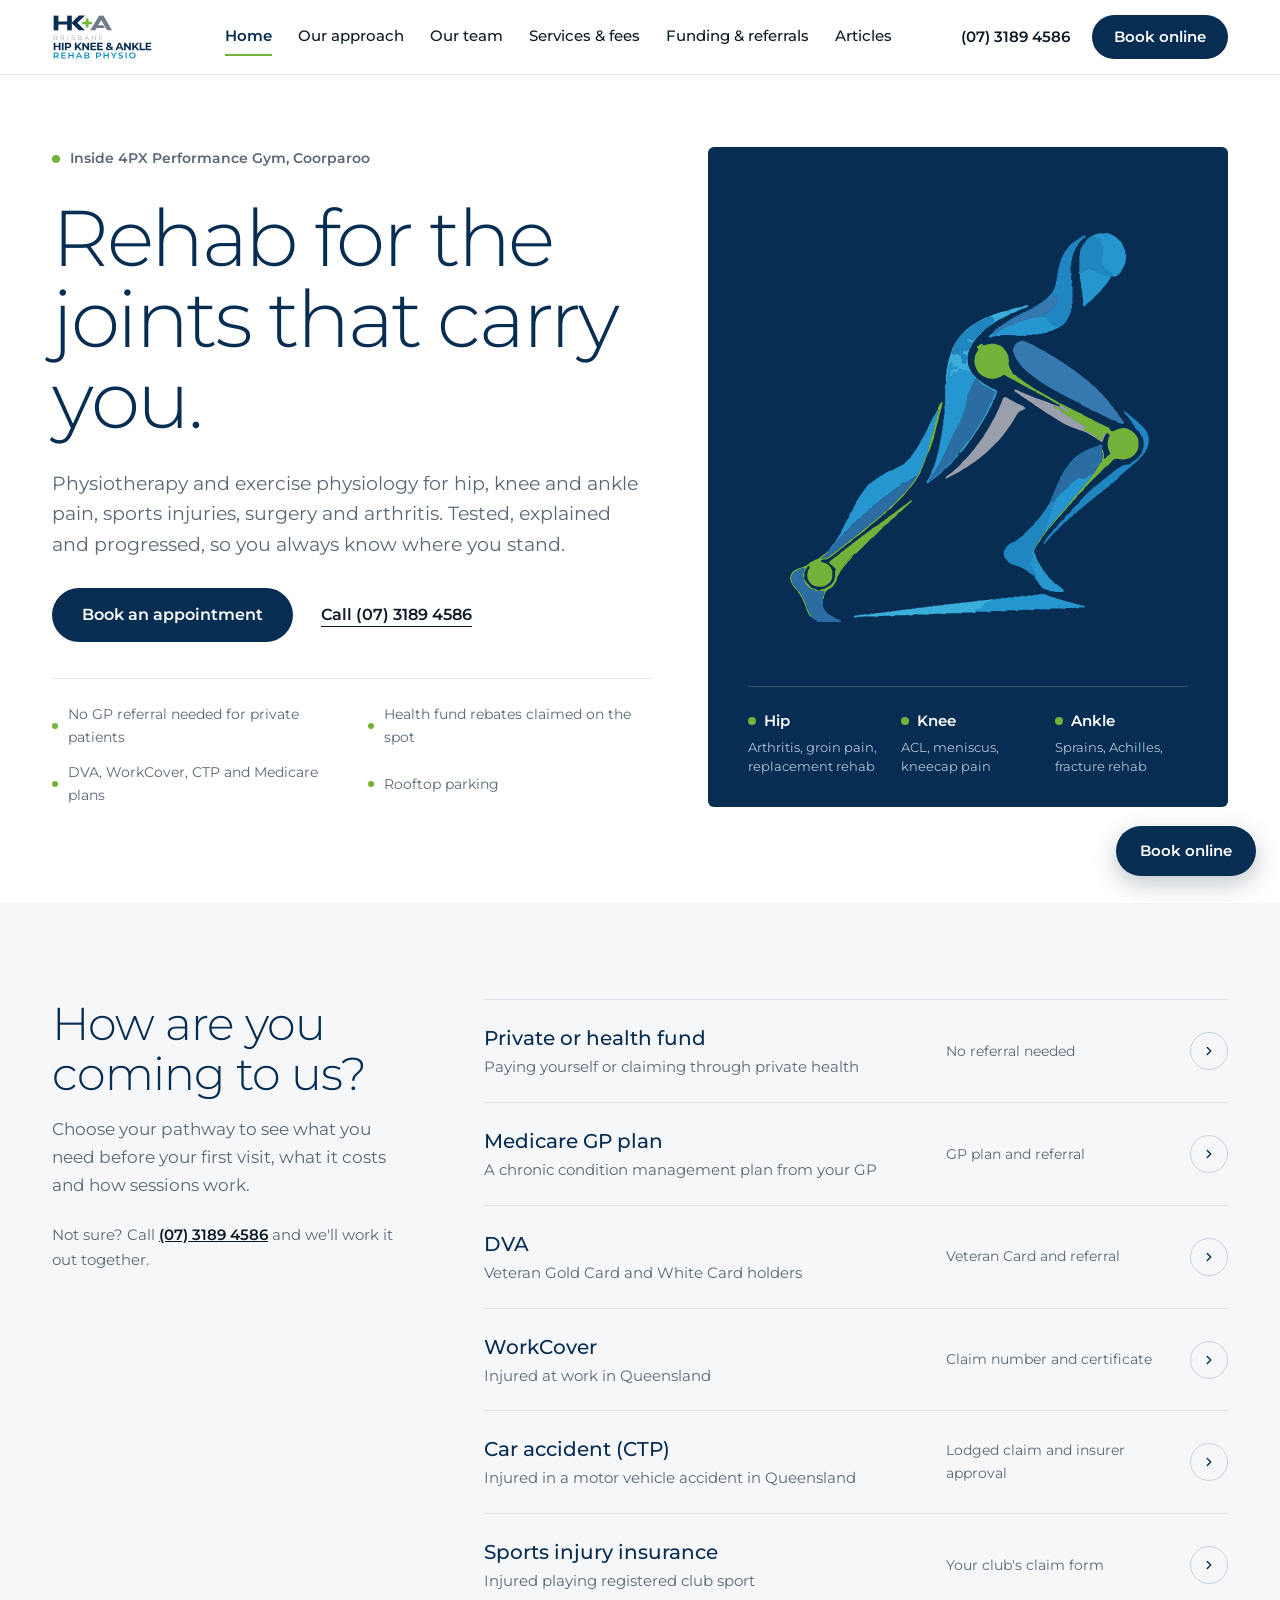
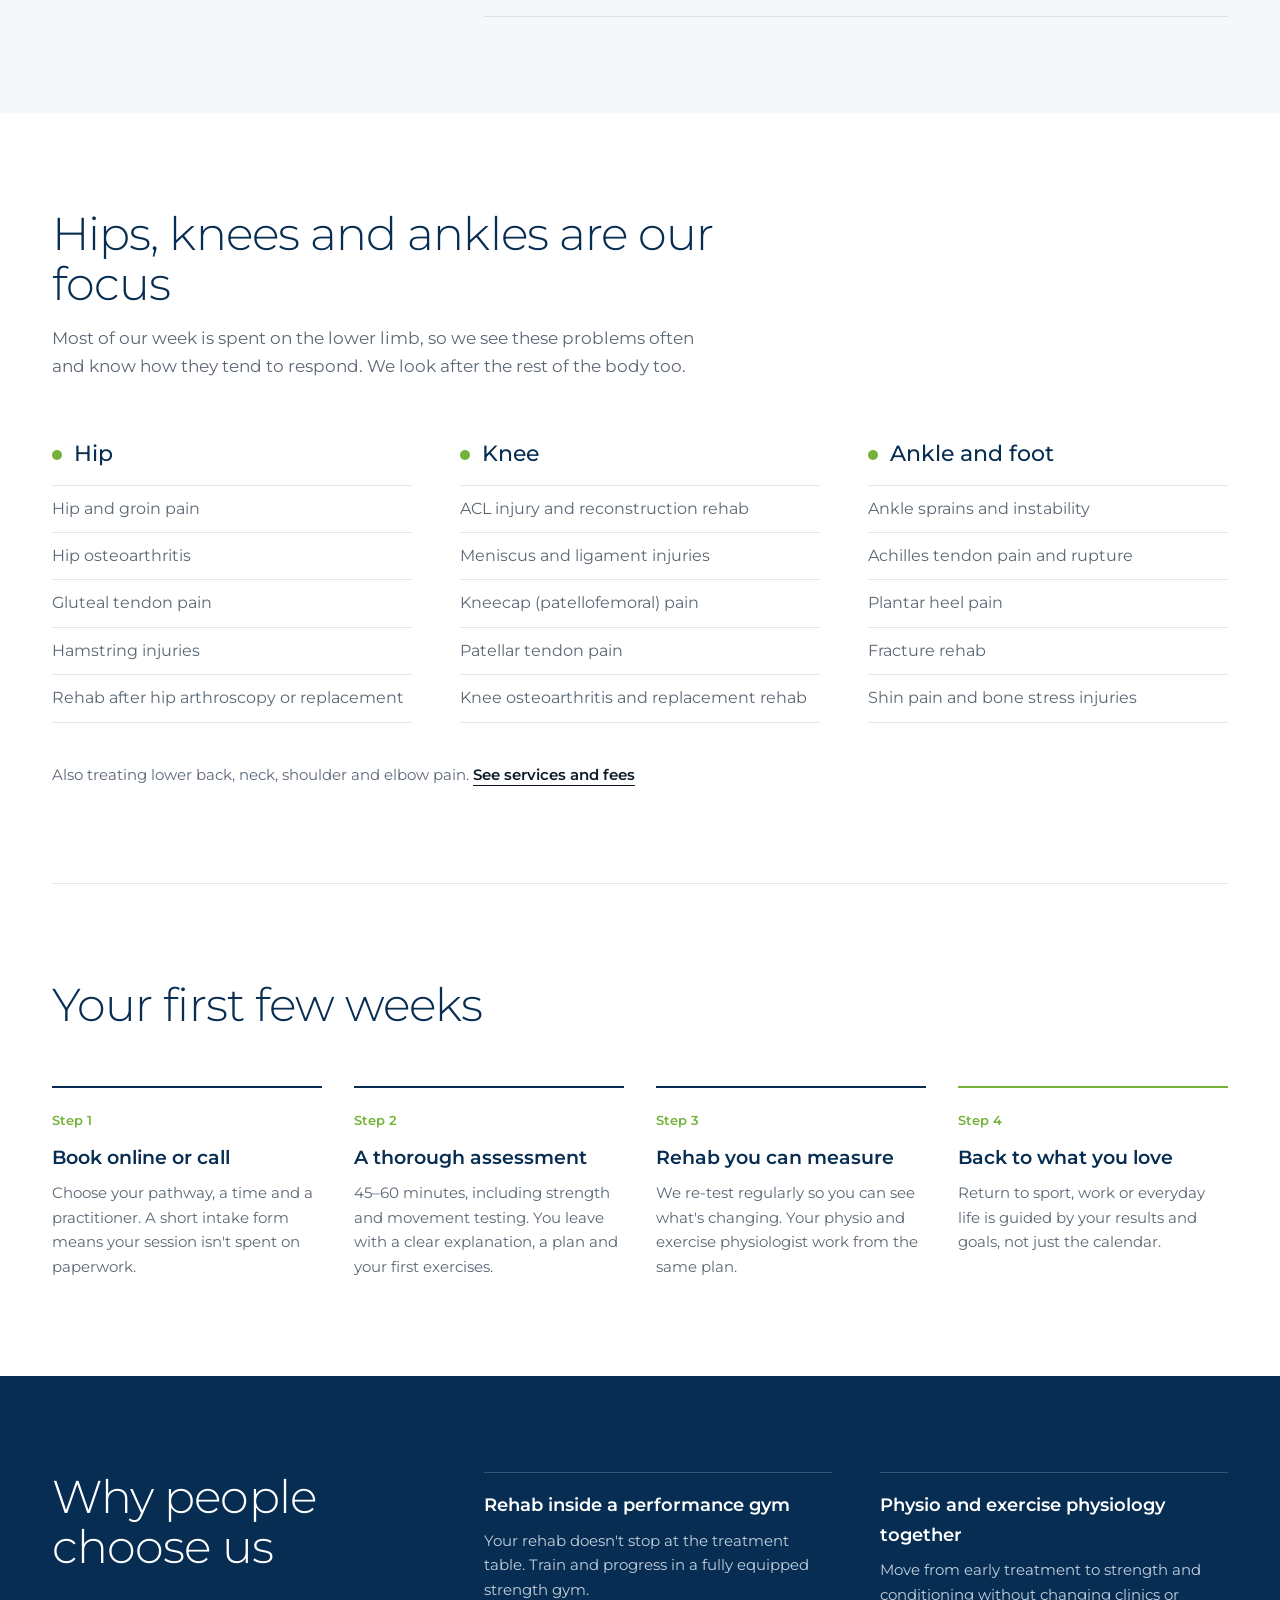
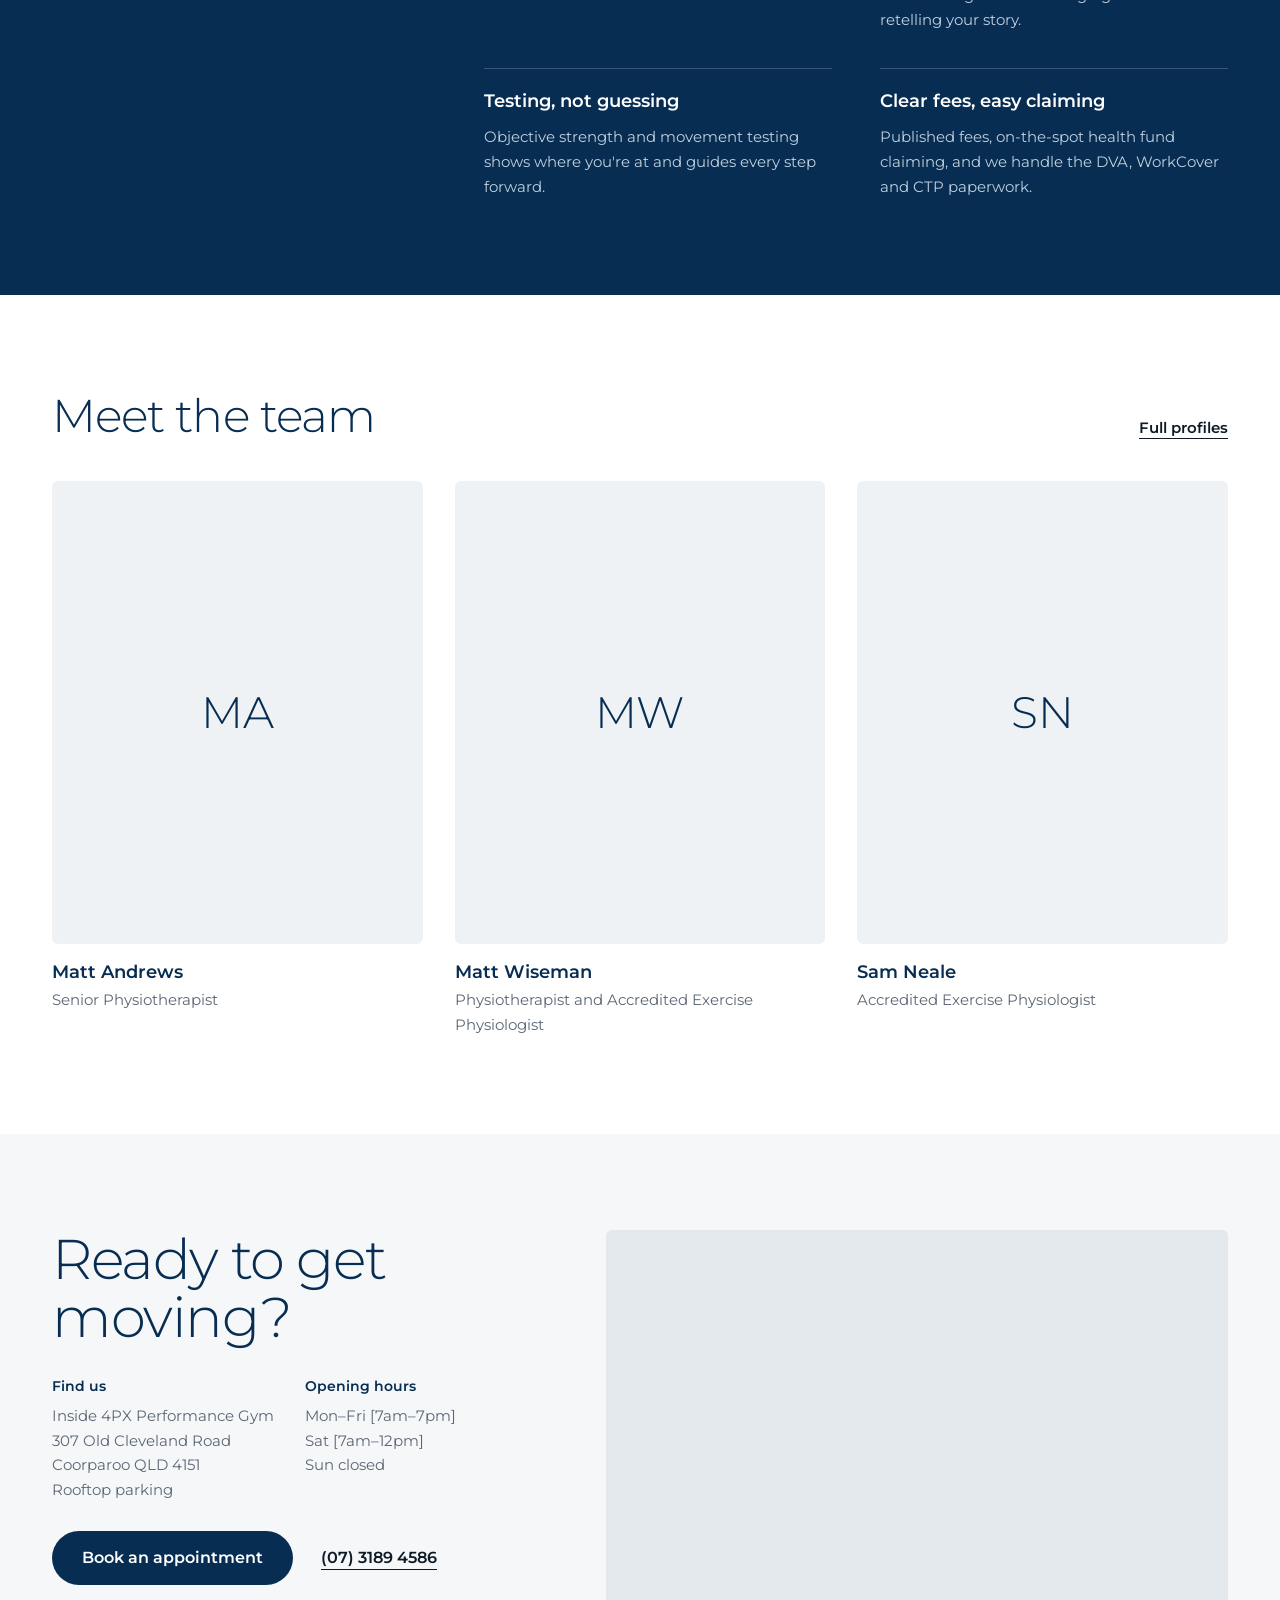
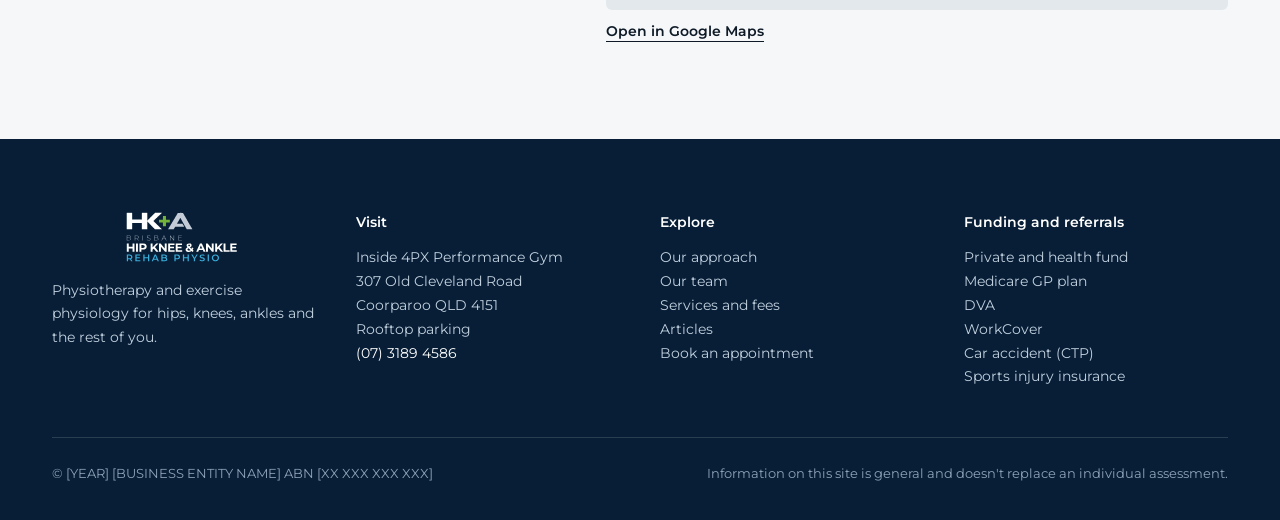
<file: index.html>
<!doctype html>
<html lang="en-AU">
<head>
<meta charset="utf-8">
<meta name="viewport" content="width=device-width, initial-scale=1">
<title>Brisbane Hip Knee &amp; Ankle Rehab Physio — Physio in Coorparoo</title>
<meta name="description" content="Physiotherapy and exercise physiology for hip, knee and ankle injuries, surgery and arthritis. Inside 4PX, 307 Old Cleveland Road, Coorparoo, Brisbane.">
<link rel="icon" href="icon.png">
<link rel="preconnect" href="https://fonts.googleapis.com">
<link rel="preconnect" href="https://fonts.gstatic.com" crossorigin>
<link rel="stylesheet" href="https://fonts.googleapis.com/css2?family=Montserrat:wght@300;400;500;600;700&display=swap">
<link rel="stylesheet" href="styles.css">
</head>
<body>
<header class="site-header"><div class="wrap hdr">
<a class="logo" href="index.html"><img src="logo-wordmark.svg" alt="Brisbane Hip Knee &amp; Ankle Rehab Physio — home" width="104" height="46"></a>
<nav class="nav" aria-label="Main"><a href="index.html" aria-current="page">Home</a><a href="about.html">Our approach</a><a href="team.html">Our team</a><a href="services.html">Services &amp; fees</a><a href="funding.html">Funding &amp; referrals</a><a href="articles.html">Articles</a></nav>
<div class="hdr-cta"><a class="tel" href="tel:0731894586">(07) 3189 4586</a><a class="btn btn-sm" href="book.html">Book online</a></div>
</div></header>
<main>






<section aria-labelledby="b-hero" style="padding: 72px 0 96px">
<div class="wrap" style="display: flex; flex-wrap: wrap; gap: 56px; align-items: stretch">
<div style="flex: 1 1 520px; min-width: 0; display: flex; flex-direction: column; justify-content: center; gap: 28px">
<p style="margin: 0; display: flex; align-items: center; gap: 10px; font-size: 14px; font-weight: 600; color: #5B6775"><span aria-hidden="true" style="width: 8px; height: 8px; border-radius: 50%; background: #74B33A"></span>Inside 4PX Performance Gym, Coorparoo</p>
<h1 id="b-hero" style="margin: 0; font-size: clamp(46px, 6.2vw, 82px); line-height: 1.02; font-weight: 300; letter-spacing: -0.03em; color: #072D52">Rehab for the joints that carry you.</h1>
<p style="margin: 0; font-size: 19px; line-height: 1.6; color: #5B6775; max-width: 32em">Physiotherapy and exercise physiology for hip, knee and ankle pain, sports injuries, surgery and arthritis. Tested, explained and progressed, so you always know where you stand.</p>
<div style="display: flex; flex-wrap: wrap; align-items: center; gap: 14px 28px">
<a href="book.html" style="display: inline-flex; align-items: center; min-height: 54px; padding: 0 30px; border-radius: 999px; background: #072D52; color: #FFFFFF; font-size: 16px; font-weight: 600; text-decoration: none">Book an appointment</a>
<a href="tel:0731894586" style="font-size: 16px; font-weight: 600; text-underline-offset: 6px">Call (07) 3189 4586</a>
</div>
<ul style="list-style: none; margin: 8px 0 0; padding: 24px 0 0; border-top: 1px solid #E3E8ED; display: grid; grid-template-columns: repeat(auto-fit, minmax(230px, 1fr)); gap: 12px 32px; font-size: 14px; color: #5B6775">
<li style="display: flex; align-items: center; gap: 10px"><span aria-hidden="true" style="width: 6px; height: 6px; border-radius: 50%; background: #74B33A; flex: none"></span>No GP referral needed for private patients</li>
<li style="display: flex; align-items: center; gap: 10px"><span aria-hidden="true" style="width: 6px; height: 6px; border-radius: 50%; background: #74B33A; flex: none"></span>Health fund rebates claimed on the spot</li>
<li style="display: flex; align-items: center; gap: 10px"><span aria-hidden="true" style="width: 6px; height: 6px; border-radius: 50%; background: #74B33A; flex: none"></span>DVA, WorkCover, CTP and Medicare plans</li>
<li style="display: flex; align-items: center; gap: 10px"><span aria-hidden="true" style="width: 6px; height: 6px; border-radius: 50%; background: #74B33A; flex: none"></span>Rooftop parking</li>
</ul>
</div>
<div style="flex: 1 1 440px; min-width: 0; min-height: 600px; border-radius: 6px; background: #072D52; color: #FFFFFF; padding: 48px 40px 32px; display: flex; flex-direction: column; justify-content: space-between; gap: 32px">
<div style="flex: 1; display: flex; align-items: center; justify-content: center">
<img src="runner-reversed.svg" alt="The clinic's runner figure with the hip, knee and ankle joints highlighted" style="width: 100%; max-width: 380px; height: auto; display: block">
</div>
<div style="display: grid; grid-template-columns: repeat(3, minmax(0, 1fr)); gap: 20px; padding-top: 22px; border-top: 1px solid rgba(255,255,255,0.18)">
<a href="#treat" style="color: #FFFFFF; text-decoration: none; display: flex; flex-direction: column; gap: 4px"><span style="display: flex; align-items: center; gap: 8px; font-size: 15px; font-weight: 600"><span aria-hidden="true" style="width: 8px; height: 8px; border-radius: 50%; background: #74B33A"></span>Hip</span><span style="font-size: 13px; line-height: 1.45; color: #AFC2D6">Arthritis, groin pain, replacement rehab</span></a>
<a href="#treat" style="color: #FFFFFF; text-decoration: none; display: flex; flex-direction: column; gap: 4px"><span style="display: flex; align-items: center; gap: 8px; font-size: 15px; font-weight: 600"><span aria-hidden="true" style="width: 8px; height: 8px; border-radius: 50%; background: #74B33A"></span>Knee</span><span style="font-size: 13px; line-height: 1.45; color: #AFC2D6">ACL, meniscus, kneecap pain</span></a>
<a href="#treat" style="color: #FFFFFF; text-decoration: none; display: flex; flex-direction: column; gap: 4px"><span style="display: flex; align-items: center; gap: 8px; font-size: 15px; font-weight: 600"><span aria-hidden="true" style="width: 8px; height: 8px; border-radius: 50%; background: #74B33A"></span>Ankle</span><span style="font-size: 13px; line-height: 1.45; color: #AFC2D6">Sprains, Achilles, fracture rehab</span></a>
</div>
</div>
</div>
</section>

<section id="pathways" aria-labelledby="b-path" style="background: #F5F7F9; padding: 96px 0">
<div class="wrap" style="display: flex; flex-wrap: wrap; gap: 40px 72px">
<div style="flex: 0 1 360px; min-width: 260px">
<h2 id="b-path" style="margin: 0 0 16px; font-size: clamp(32px, 3.6vw, 46px); line-height: 1.08; font-weight: 300; letter-spacing: -0.02em; color: #072D52">How are you coming to us?</h2>
<p style="margin: 0 0 24px; color: #5B6775">Choose your pathway to see what you need before your first visit, what it costs and how sessions work.</p>
<p style="margin: 0; font-size: 15px; color: #5B6775">Not sure? Call <a href="tel:0731894586" style="font-weight: 600">(07) 3189 4586</a> and we'll work it out together.</p>
</div>
<ul style="flex: 1 1 560px; min-width: 0; list-style: none; margin: 0; padding: 0; border-bottom: 1px solid #D9E0E7">
<li style="border-top: 1px solid #D9E0E7"><a href="private-health.html" style="display: flex; flex-wrap: wrap; align-items: center; gap: 8px 24px; padding: 22px 0; text-decoration: none"><span style="flex: 1 1 300px; display: flex; flex-direction: column"><span style="font-size: 20px; font-weight: 500; color: #072D52">Private or health fund</span><span style="font-size: 15px; color: #5B6775">Paying yourself or claiming through private health</span></span><span style="flex: 0 1 220px; font-size: 14px; color: #5B6775">No referral needed</span><span aria-hidden="true" style="width: 38px; height: 38px; border-radius: 50%; border: 1px solid #C9D3DD; display: flex; align-items: center; justify-content: center; flex: none"><svg width="14" height="14" viewBox="0 0 24 24" fill="none" stroke="#072D52" stroke-width="2.4" stroke-linecap="round" stroke-linejoin="round"><path d="m9 6 6 6-6 6"></path></svg></span></a></li>
<li style="border-top: 1px solid #D9E0E7"><a href="medicare.html" style="display: flex; flex-wrap: wrap; align-items: center; gap: 8px 24px; padding: 22px 0; text-decoration: none"><span style="flex: 1 1 300px; display: flex; flex-direction: column"><span style="font-size: 20px; font-weight: 500; color: #072D52">Medicare GP plan</span><span style="font-size: 15px; color: #5B6775">A chronic condition management plan from your GP</span></span><span style="flex: 0 1 220px; font-size: 14px; color: #5B6775">GP plan and referral</span><span aria-hidden="true" style="width: 38px; height: 38px; border-radius: 50%; border: 1px solid #C9D3DD; display: flex; align-items: center; justify-content: center; flex: none"><svg width="14" height="14" viewBox="0 0 24 24" fill="none" stroke="#072D52" stroke-width="2.4" stroke-linecap="round" stroke-linejoin="round"><path d="m9 6 6 6-6 6"></path></svg></span></a></li>
<li style="border-top: 1px solid #D9E0E7"><a href="dva.html" style="display: flex; flex-wrap: wrap; align-items: center; gap: 8px 24px; padding: 22px 0; text-decoration: none"><span style="flex: 1 1 300px; display: flex; flex-direction: column"><span style="font-size: 20px; font-weight: 500; color: #072D52">DVA</span><span style="font-size: 15px; color: #5B6775">Veteran Gold Card and White Card holders</span></span><span style="flex: 0 1 220px; font-size: 14px; color: #5B6775">Veteran Card and referral</span><span aria-hidden="true" style="width: 38px; height: 38px; border-radius: 50%; border: 1px solid #C9D3DD; display: flex; align-items: center; justify-content: center; flex: none"><svg width="14" height="14" viewBox="0 0 24 24" fill="none" stroke="#072D52" stroke-width="2.4" stroke-linecap="round" stroke-linejoin="round"><path d="m9 6 6 6-6 6"></path></svg></span></a></li>
<li style="border-top: 1px solid #D9E0E7"><a href="workcover.html" style="display: flex; flex-wrap: wrap; align-items: center; gap: 8px 24px; padding: 22px 0; text-decoration: none"><span style="flex: 1 1 300px; display: flex; flex-direction: column"><span style="font-size: 20px; font-weight: 500; color: #072D52">WorkCover</span><span style="font-size: 15px; color: #5B6775">Injured at work in Queensland</span></span><span style="flex: 0 1 220px; font-size: 14px; color: #5B6775">Claim number and certificate</span><span aria-hidden="true" style="width: 38px; height: 38px; border-radius: 50%; border: 1px solid #C9D3DD; display: flex; align-items: center; justify-content: center; flex: none"><svg width="14" height="14" viewBox="0 0 24 24" fill="none" stroke="#072D52" stroke-width="2.4" stroke-linecap="round" stroke-linejoin="round"><path d="m9 6 6 6-6 6"></path></svg></span></a></li>
<li style="border-top: 1px solid #D9E0E7"><a href="ctp.html" style="display: flex; flex-wrap: wrap; align-items: center; gap: 8px 24px; padding: 22px 0; text-decoration: none"><span style="flex: 1 1 300px; display: flex; flex-direction: column"><span style="font-size: 20px; font-weight: 500; color: #072D52">Car accident (CTP)</span><span style="font-size: 15px; color: #5B6775">Injured in a motor vehicle accident in Queensland</span></span><span style="flex: 0 1 220px; font-size: 14px; color: #5B6775">Lodged claim and insurer approval</span><span aria-hidden="true" style="width: 38px; height: 38px; border-radius: 50%; border: 1px solid #C9D3DD; display: flex; align-items: center; justify-content: center; flex: none"><svg width="14" height="14" viewBox="0 0 24 24" fill="none" stroke="#072D52" stroke-width="2.4" stroke-linecap="round" stroke-linejoin="round"><path d="m9 6 6 6-6 6"></path></svg></span></a></li>
<li style="border-top: 1px solid #D9E0E7"><a href="sports-insurance.html" style="display: flex; flex-wrap: wrap; align-items: center; gap: 8px 24px; padding: 22px 0; text-decoration: none"><span style="flex: 1 1 300px; display: flex; flex-direction: column"><span style="font-size: 20px; font-weight: 500; color: #072D52">Sports injury insurance</span><span style="font-size: 15px; color: #5B6775">Injured playing registered club sport</span></span><span style="flex: 0 1 220px; font-size: 14px; color: #5B6775">Your club's claim form</span><span aria-hidden="true" style="width: 38px; height: 38px; border-radius: 50%; border: 1px solid #C9D3DD; display: flex; align-items: center; justify-content: center; flex: none"><svg width="14" height="14" viewBox="0 0 24 24" fill="none" stroke="#072D52" stroke-width="2.4" stroke-linecap="round" stroke-linejoin="round"><path d="m9 6 6 6-6 6"></path></svg></span></a></li>
</ul>
</div>
</section>

<section id="treat" aria-labelledby="b-treat" style="padding: 96px 0">
<div class="wrap" style="">
<h2 id="b-treat" style="margin: 0 0 16px; font-size: clamp(32px, 3.6vw, 46px); line-height: 1.08; font-weight: 300; letter-spacing: -0.02em; color: #072D52; max-width: 16em">Hips, knees and ankles are our focus</h2>
<p style="margin: 0 0 56px; color: #5B6775; max-width: 38em">Most of our week is spent on the lower limb, so we see these problems often and know how they tend to respond. We look after the rest of the body too.</p>
<div style="display: grid; grid-template-columns: repeat(auto-fit, minmax(280px, 1fr)); gap: 48px">
<div>
<h3 style="margin: 0 0 12px; display: flex; align-items: center; gap: 12px; font-size: 22px; font-weight: 500; color: #072D52"><span aria-hidden="true" style="width: 10px; height: 10px; border-radius: 50%; background: #74B33A"></span>Hip</h3>
<ul style="list-style: none; margin: 0; padding: 0; color: #5B6775; font-size: 16px">
<li style="padding: 10px 0; border-top: 1px solid #E3E8ED">Hip and groin pain</li>
<li style="padding: 10px 0; border-top: 1px solid #E3E8ED">Hip osteoarthritis</li>
<li style="padding: 10px 0; border-top: 1px solid #E3E8ED">Gluteal tendon pain</li>
<li style="padding: 10px 0; border-top: 1px solid #E3E8ED">Hamstring injuries</li>
<li style="padding: 10px 0; border-top: 1px solid #E3E8ED; border-bottom: 1px solid #E3E8ED">Rehab after hip arthroscopy or replacement</li>
</ul>
</div>
<div>
<h3 style="margin: 0 0 12px; display: flex; align-items: center; gap: 12px; font-size: 22px; font-weight: 500; color: #072D52"><span aria-hidden="true" style="width: 10px; height: 10px; border-radius: 50%; background: #74B33A"></span>Knee</h3>
<ul style="list-style: none; margin: 0; padding: 0; color: #5B6775; font-size: 16px">
<li style="padding: 10px 0; border-top: 1px solid #E3E8ED">ACL injury and reconstruction rehab</li>
<li style="padding: 10px 0; border-top: 1px solid #E3E8ED">Meniscus and ligament injuries</li>
<li style="padding: 10px 0; border-top: 1px solid #E3E8ED">Kneecap (patellofemoral) pain</li>
<li style="padding: 10px 0; border-top: 1px solid #E3E8ED">Patellar tendon pain</li>
<li style="padding: 10px 0; border-top: 1px solid #E3E8ED; border-bottom: 1px solid #E3E8ED">Knee osteoarthritis and replacement rehab</li>
</ul>
</div>
<div>
<h3 style="margin: 0 0 12px; display: flex; align-items: center; gap: 12px; font-size: 22px; font-weight: 500; color: #072D52"><span aria-hidden="true" style="width: 10px; height: 10px; border-radius: 50%; background: #74B33A"></span>Ankle and foot</h3>
<ul style="list-style: none; margin: 0; padding: 0; color: #5B6775; font-size: 16px">
<li style="padding: 10px 0; border-top: 1px solid #E3E8ED">Ankle sprains and instability</li>
<li style="padding: 10px 0; border-top: 1px solid #E3E8ED">Achilles tendon pain and rupture</li>
<li style="padding: 10px 0; border-top: 1px solid #E3E8ED">Plantar heel pain</li>
<li style="padding: 10px 0; border-top: 1px solid #E3E8ED">Fracture rehab</li>
<li style="padding: 10px 0; border-top: 1px solid #E3E8ED; border-bottom: 1px solid #E3E8ED">Shin pain and bone stress injuries</li>
</ul>
</div>
</div>
<p style="margin: 40px 0 0; font-size: 15px; color: #5B6775">Also treating lower back, neck, shoulder and elbow pain. <a href="services.html" style="font-weight: 600; text-underline-offset: 5px">See services and fees</a></p>
</div>
</section>

<section id="approach" aria-labelledby="b-steps" style="padding: 0 0 96px">
<div class="wrap" style="">
<div style="padding-top: 96px; border-top: 1px solid #E3E8ED">
<h2 id="b-steps" style="margin: 0 0 56px; font-size: clamp(32px, 3.6vw, 46px); line-height: 1.08; font-weight: 300; letter-spacing: -0.02em; color: #072D52">Your first few weeks</h2>
<ol style="list-style: none; margin: 0; padding: 0; display: grid; grid-template-columns: repeat(auto-fit, minmax(230px, 1fr)); gap: 40px 32px">
<li style="border-top: 2px solid #072D52; padding-top: 22px">
<p style="margin: 0 0 10px; font-size: 13px; font-weight: 600; color: #74B33A">Step 1</p>
<h3 style="margin: 0 0 8px; font-size: 19px; font-weight: 600; color: #072D52">Book online or call</h3>
<p style="margin: 0; font-size: 15px; color: #5B6775">Choose your pathway, a time and a practitioner. A short intake form means your session isn't spent on paperwork.</p>
</li>
<li style="border-top: 2px solid #072D52; padding-top: 22px">
<p style="margin: 0 0 10px; font-size: 13px; font-weight: 600; color: #74B33A">Step 2</p>
<h3 style="margin: 0 0 8px; font-size: 19px; font-weight: 600; color: #072D52">A thorough assessment</h3>
<p style="margin: 0; font-size: 15px; color: #5B6775">45–60 minutes, including strength and movement testing. You leave with a clear explanation, a plan and your first exercises.</p>
</li>
<li style="border-top: 2px solid #072D52; padding-top: 22px">
<p style="margin: 0 0 10px; font-size: 13px; font-weight: 600; color: #74B33A">Step 3</p>
<h3 style="margin: 0 0 8px; font-size: 19px; font-weight: 600; color: #072D52">Rehab you can measure</h3>
<p style="margin: 0; font-size: 15px; color: #5B6775">We re-test regularly so you can see what's changing. Your physio and exercise physiologist work from the same plan.</p>
</li>
<li style="border-top: 2px solid #74B33A; padding-top: 22px">
<p style="margin: 0 0 10px; font-size: 13px; font-weight: 600; color: #74B33A">Step 4</p>
<h3 style="margin: 0 0 8px; font-size: 19px; font-weight: 600; color: #072D52">Back to what you love</h3>
<p style="margin: 0; font-size: 15px; color: #5B6775">Return to sport, work or everyday life is guided by your results and goals, not just the calendar.</p>
</li>
</ol>
</div>
</div>
</section>

<section aria-labelledby="b-why" style="background: #072D52; color: #FFFFFF; padding: 96px 0">
<div class="wrap" style="display: flex; flex-wrap: wrap; gap: 48px 72px">
<h2 id="b-why" style="flex: 0 1 360px; min-width: 260px; margin: 0; font-size: clamp(32px, 3.6vw, 46px); line-height: 1.08; font-weight: 300; letter-spacing: -0.02em">Why people choose us</h2>
<div style="flex: 1 1 560px; min-width: 0; display: grid; grid-template-columns: repeat(auto-fit, minmax(240px, 1fr)); gap: 36px 48px">
<div style="border-top: 1px solid rgba(255,255,255,0.2); padding-top: 18px">
<h3 style="margin: 0 0 8px; font-size: 18px; font-weight: 600">Rehab inside a performance gym</h3>
<p style="margin: 0; font-size: 15px; color: #C1D0DE">Your rehab doesn't stop at the treatment table. Train and progress in a fully equipped strength gym.</p>
</div>
<div style="border-top: 1px solid rgba(255,255,255,0.2); padding-top: 18px">
<h3 style="margin: 0 0 8px; font-size: 18px; font-weight: 600">Physio and exercise physiology together</h3>
<p style="margin: 0; font-size: 15px; color: #C1D0DE">Move from early treatment to strength and conditioning without changing clinics or retelling your story.</p>
</div>
<div style="border-top: 1px solid rgba(255,255,255,0.2); padding-top: 18px">
<h3 style="margin: 0 0 8px; font-size: 18px; font-weight: 600">Testing, not guessing</h3>
<p style="margin: 0; font-size: 15px; color: #C1D0DE">Objective strength and movement testing shows where you're at and guides every step forward.</p>
</div>
<div style="border-top: 1px solid rgba(255,255,255,0.2); padding-top: 18px">
<h3 style="margin: 0 0 8px; font-size: 18px; font-weight: 600">Clear fees, easy claiming</h3>
<p style="margin: 0; font-size: 15px; color: #C1D0DE">Published fees, on-the-spot health fund claiming, and we handle the DVA, WorkCover and CTP paperwork.</p>
</div>
</div>
</div>
</section>

<section id="team" aria-labelledby="b-team" style="padding: 96px 0">
<div class="wrap" style="">
<div style="display: flex; flex-wrap: wrap; justify-content: space-between; align-items: flex-end; gap: 16px; margin-bottom: 40px">
<h2 id="b-team" style="margin: 0; font-size: clamp(32px, 3.6vw, 46px); line-height: 1.08; font-weight: 300; letter-spacing: -0.02em; color: #072D52">Meet the team</h2>
<a href="team.html" style="font-size: 15px; font-weight: 600; text-underline-offset: 5px">Full profiles</a>
</div>
<div style="display: grid; grid-template-columns: repeat(auto-fit, minmax(260px, 1fr)); gap: 32px">
<a href="team.html" style="text-decoration: none; display: flex; flex-direction: column; gap: 14px">
<span aria-hidden="true" style="aspect-ratio: 4 / 5; border-radius: 6px; background: #EEF2F5; display: flex; align-items: center; justify-content: center; font-size: 44px; font-weight: 300; color: #072D52">MA</span>
<span style="display: flex; flex-direction: column"><span style="font-size: 18px; font-weight: 600; color: #072D52">Matt Andrews</span><span style="font-size: 15px; color: #5B6775">Senior Physiotherapist</span></span>
</a>
<a href="team.html" style="text-decoration: none; display: flex; flex-direction: column; gap: 14px">
<span aria-hidden="true" style="aspect-ratio: 4 / 5; border-radius: 6px; background: #EEF2F5; display: flex; align-items: center; justify-content: center; font-size: 44px; font-weight: 300; color: #072D52">MW</span>
<span style="display: flex; flex-direction: column"><span style="font-size: 18px; font-weight: 600; color: #072D52">Matt Wiseman</span><span style="font-size: 15px; color: #5B6775">Physiotherapist and Accredited Exercise Physiologist</span></span>
</a>
<a href="team.html" style="text-decoration: none; display: flex; flex-direction: column; gap: 14px">
<span aria-hidden="true" style="aspect-ratio: 4 / 5; border-radius: 6px; background: #EEF2F5; display: flex; align-items: center; justify-content: center; font-size: 44px; font-weight: 300; color: #072D52">SN</span>
<span style="display: flex; flex-direction: column"><span style="font-size: 18px; font-weight: 600; color: #072D52">Sam Neale</span><span style="font-size: 15px; color: #5B6775">Accredited Exercise Physiologist</span></span>
</a>
</div>
</div>
</section>

<section aria-labelledby="b-visit" style="background: #F5F7F9; padding: 96px 0">
<div class="wrap" style="display: flex; flex-wrap: wrap; gap: 48px 72px; align-items: stretch">
<div style="flex: 1 1 380px; min-width: 0; display: flex; flex-direction: column; gap: 28px">
<h2 id="b-visit" style="margin: 0; font-size: clamp(36px, 4.4vw, 58px); line-height: 1.04; font-weight: 300; letter-spacing: -0.025em; color: #072D52">Ready to get moving?</h2>
<div style="display: grid; grid-template-columns: repeat(auto-fit, minmax(180px, 1fr)); gap: 24px; font-size: 15px; color: #5B6775">
<div>
<h3 style="margin: 0 0 6px; font-size: 14px; font-weight: 600; color: #072D52">Find us</h3>
<p style="margin: 0">Inside 4PX Performance Gym<br>307 Old Cleveland Road<br>Coorparoo QLD 4151<br>Rooftop parking</p>
</div>
<div>
<h3 style="margin: 0 0 6px; font-size: 14px; font-weight: 600; color: #072D52">Opening hours</h3>
<p style="margin: 0">Mon–Fri [7am–7pm]<br>Sat [7am–12pm]<br>Sun closed</p>
</div>
</div>
<div style="display: flex; flex-wrap: wrap; align-items: center; gap: 14px 28px">
<a href="book.html" style="display: inline-flex; align-items: center; min-height: 54px; padding: 0 30px; border-radius: 999px; background: #072D52; color: #FFFFFF; font-size: 16px; font-weight: 600; text-decoration: none">Book an appointment</a>
<a href="tel:0731894586" style="font-size: 16px; font-weight: 600; text-underline-offset: 6px">(07) 3189 4586</a>
</div>
</div>
<div style="flex: 1 1 520px; min-width: 0; display: flex; flex-direction: column; gap: 10px">
<iframe title="Map showing the clinic inside 4PX, 307 Old Cleveland Road, Coorparoo" src="https://maps.google.com/maps?q=307%20Old%20Cleveland%20Road%2C%20Coorparoo%20QLD%204151&amp;z=16&amp;output=embed" loading="lazy" style="width: 100%; min-height: 380px; flex: 1; border: 0; border-radius: 6px; background: #E3E8ED"></iframe>
<a href="https://www.google.com/maps/search/?api=1&amp;query=307%20Old%20Cleveland%20Road%2C%20Coorparoo%20QLD%204151" style="font-size: 14px; font-weight: 600; text-underline-offset: 5px">Open in Google Maps</a>
</div>
</div>
</section>








</main>
<footer class="site-footer"><div class="wrap ftr"><div class="ftr-grid">
<div class="stack"><img src="logo-wordmark-reversed.svg" alt="Brisbane Hip Knee &amp; Ankle Rehab Physio" width="118" height="52"><p>Physiotherapy and exercise physiology for hips, knees, ankles and the rest of you.</p></div>
<div><h2>Visit</h2><p>Inside 4PX Performance Gym<br>307 Old Cleveland Road<br>Coorparoo QLD 4151<br>Rooftop parking<br><a href="tel:0731894586" style="color:#fff">(07) 3189 4586</a></p></div>
<div><h2>Explore</h2><ul><li><a href="about.html">Our approach</a></li><li><a href="team.html">Our team</a></li><li><a href="services.html">Services and fees</a></li><li><a href="articles.html">Articles</a></li><li><a href="book.html">Book an appointment</a></li></ul></div>
<div><h2>Funding and referrals</h2><ul><li><a href="private-health.html">Private and health fund</a></li><li><a href="medicare.html">Medicare GP plan</a></li><li><a href="dva.html">DVA</a></li><li><a href="workcover.html">WorkCover</a></li><li><a href="ctp.html">Car accident (CTP)</a></li><li><a href="sports-insurance.html">Sports injury insurance</a></li></ul></div>
</div><div class="ftr-bottom"><span>© [YEAR] [BUSINESS ENTITY NAME] ABN [XX XXX XXX XXX]</span><span>Information on this site is general and doesn't replace an individual assessment.</span></div></div></footer>
<a class="fab" href="book.html">Book online</a>
</body>
</html>
</file>
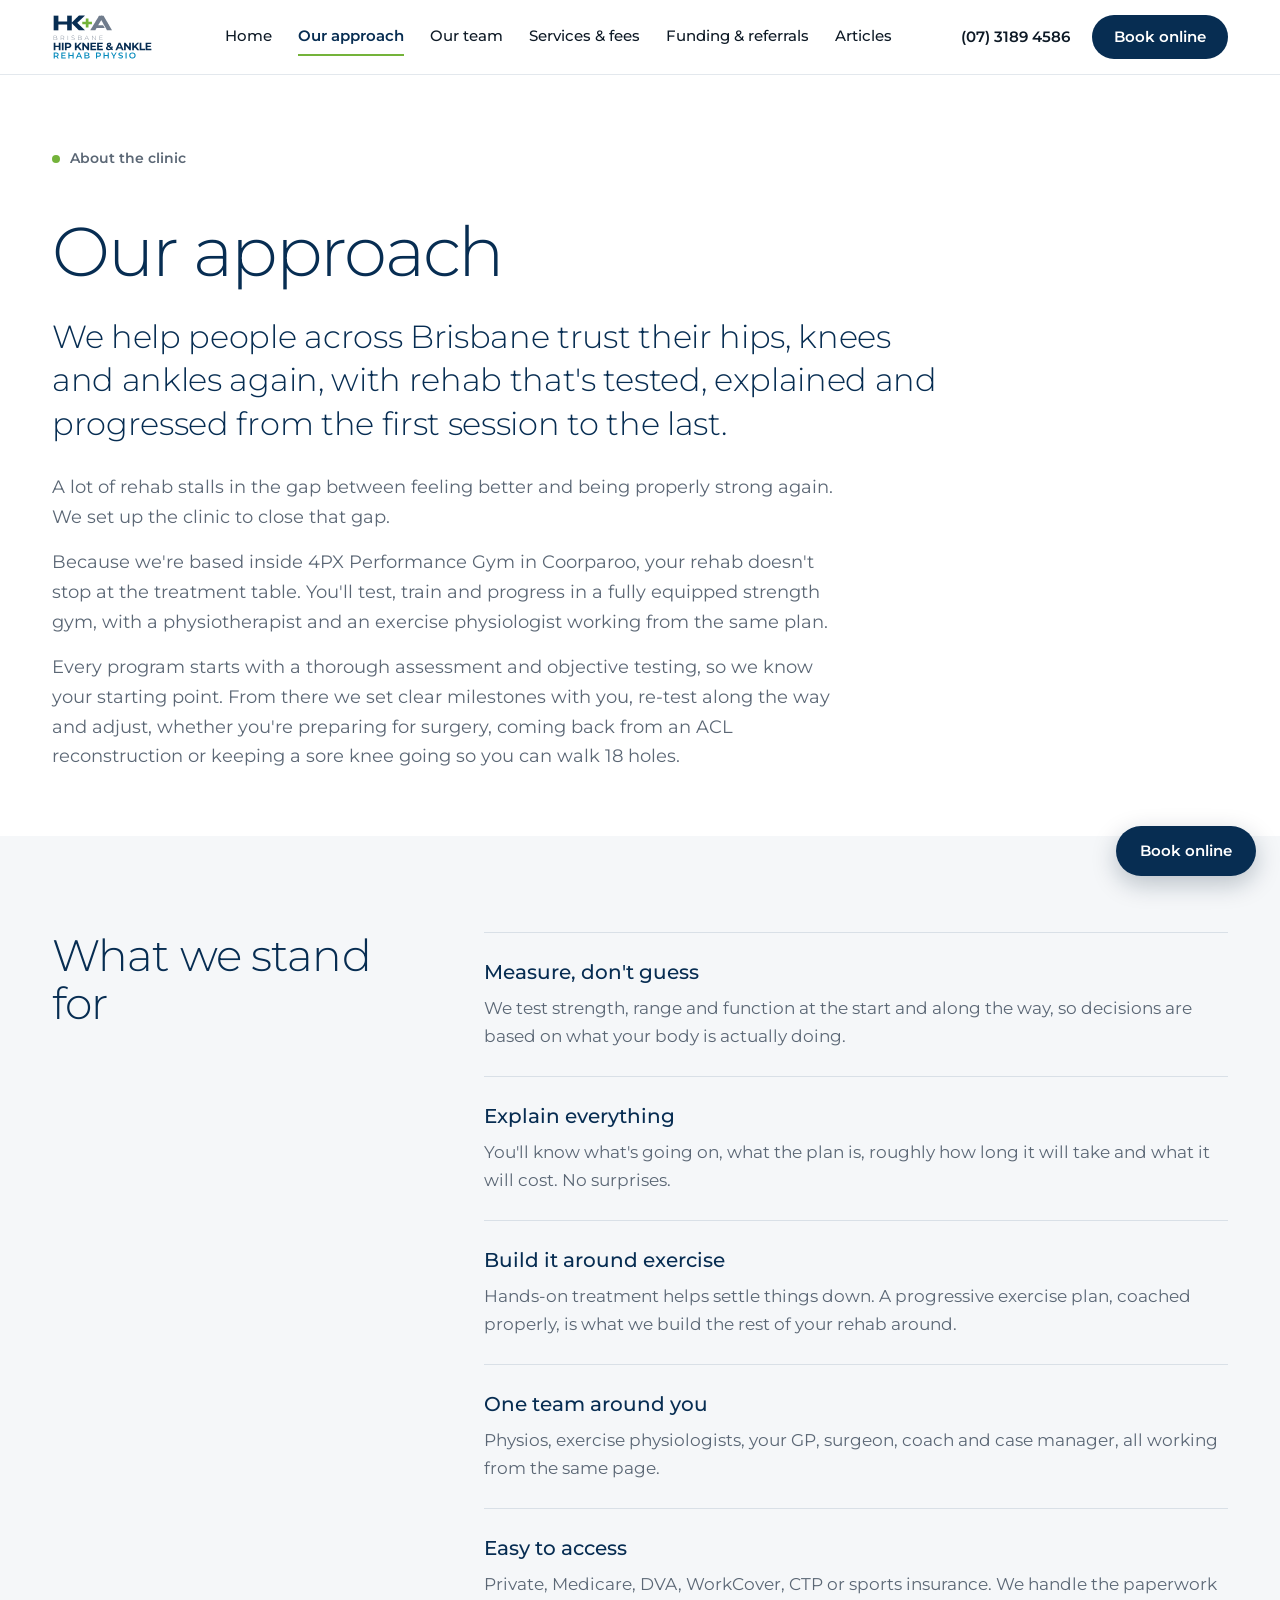
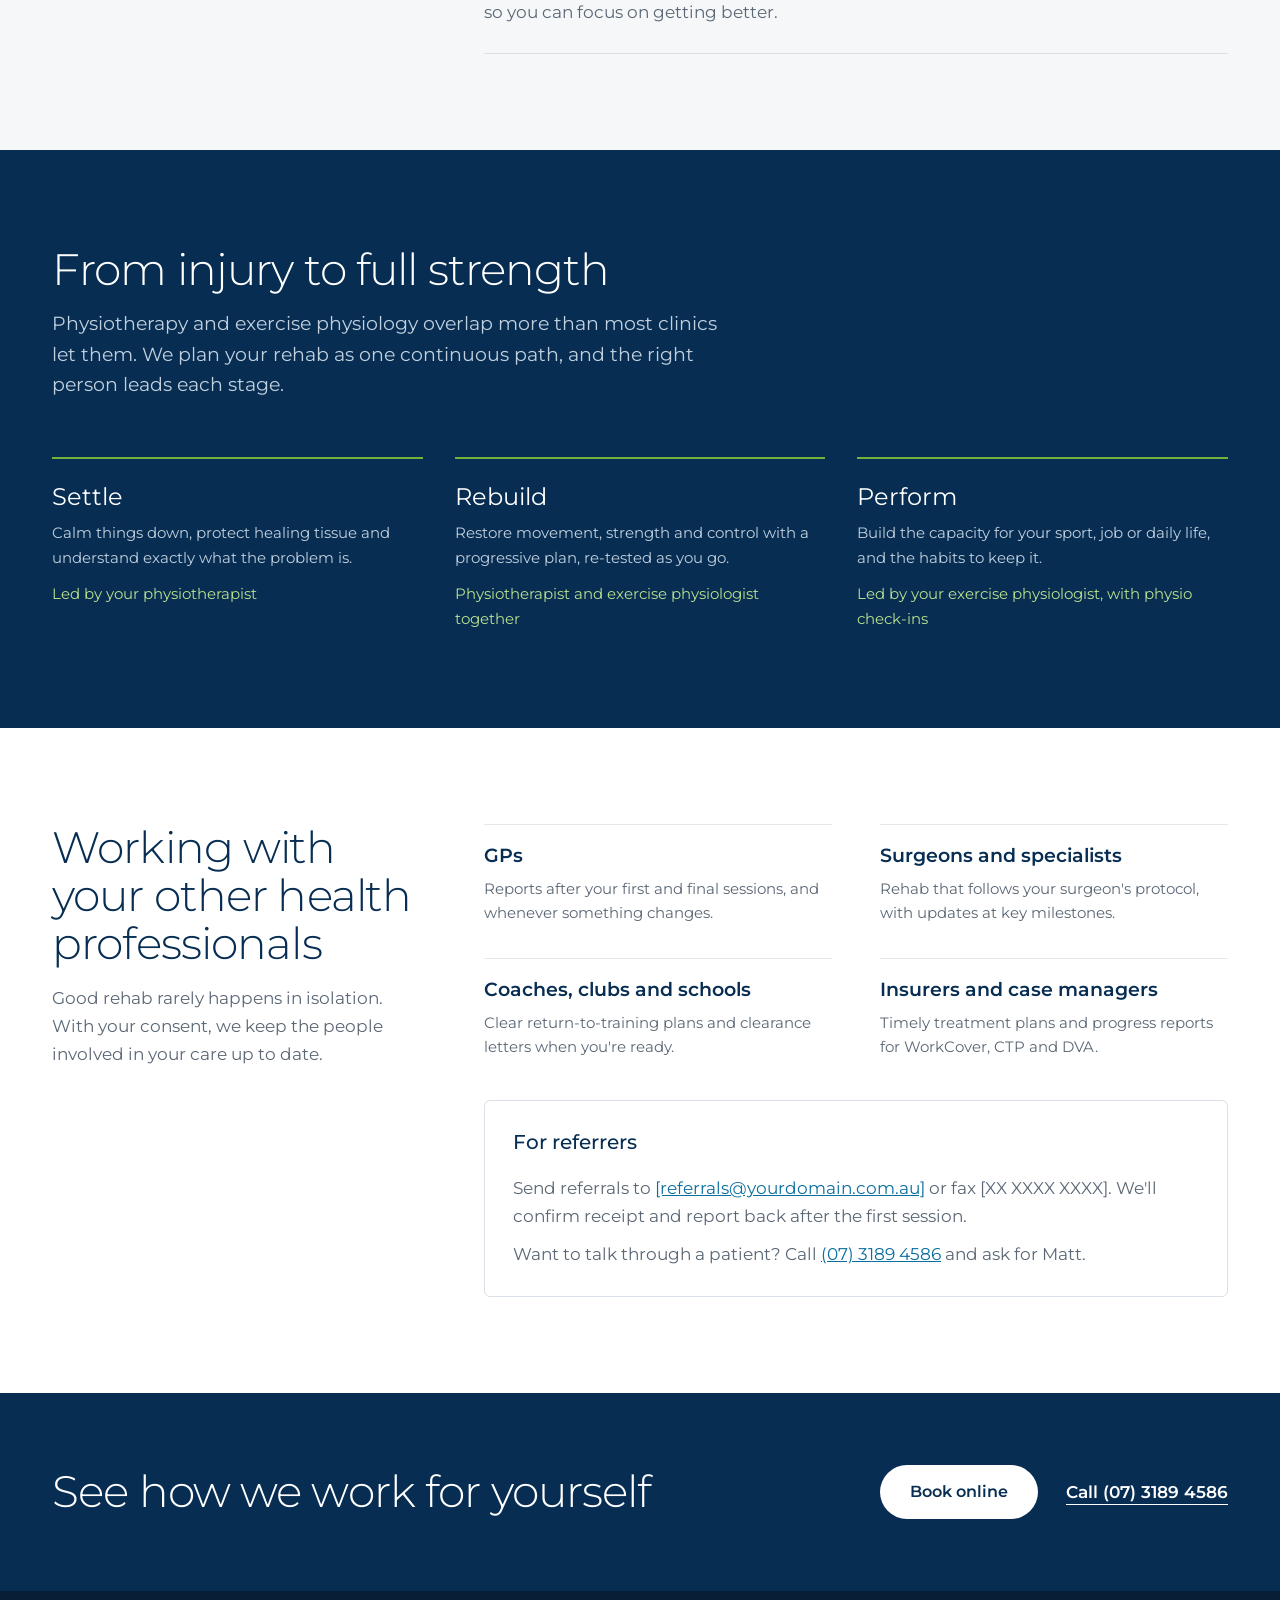
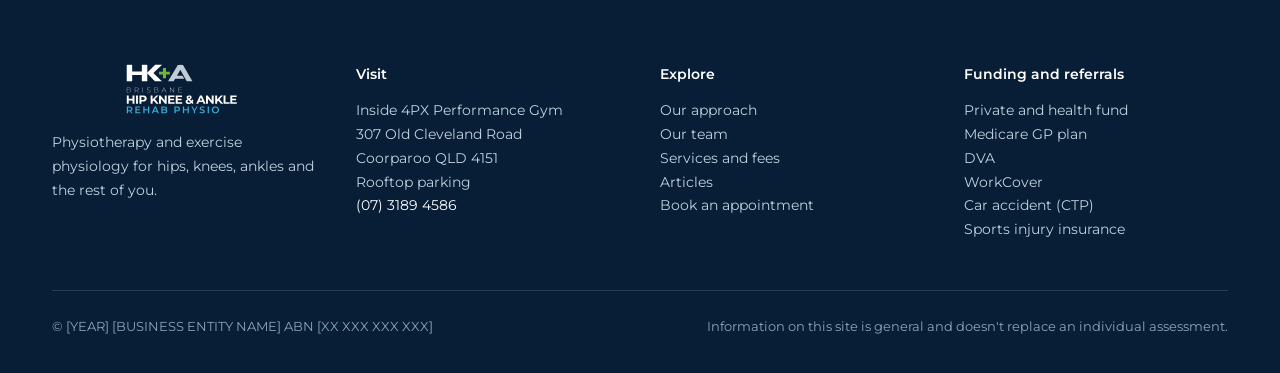
<file: about.html>
<!doctype html>
<html lang="en-AU">
<head>
<meta charset="utf-8">
<meta name="viewport" content="width=device-width, initial-scale=1">
<title>Our approach — Brisbane Hip Knee &amp; Ankle Rehab Physio</title>
<meta name="description" content="Physiotherapy and exercise physiology for hip, knee and ankle injuries, surgery and arthritis. Inside 4PX, 307 Old Cleveland Road, Coorparoo, Brisbane.">
<link rel="icon" href="icon.png">
<link rel="preconnect" href="https://fonts.googleapis.com">
<link rel="preconnect" href="https://fonts.gstatic.com" crossorigin>
<link rel="stylesheet" href="https://fonts.googleapis.com/css2?family=Montserrat:wght@300;400;500;600;700&display=swap">
<link rel="stylesheet" href="styles.css">
</head>
<body>
<header class="site-header"><div class="wrap hdr">
<a class="logo" href="index.html"><img src="logo-wordmark.svg" alt="Brisbane Hip Knee &amp; Ankle Rehab Physio — home" width="104" height="46"></a>
<nav class="nav" aria-label="Main"><a href="index.html">Home</a><a href="about.html" aria-current="page">Our approach</a><a href="team.html">Our team</a><a href="services.html">Services &amp; fees</a><a href="funding.html">Funding &amp; referrals</a><a href="articles.html">Articles</a></nav>
<div class="hdr-cta"><a class="tel" href="tel:0731894586">(07) 3189 4586</a><a class="btn btn-sm" href="book.html">Book online</a></div>
</div></header>
<main>
<section class="page-hero"><div class="wrap stack" style="gap:28px">
<p class="crumb"><span class="dot"></span>About the clinic</p>
<h1 class="h1">Our approach</h1>
<p class="statement">We help people across Brisbane trust their hips, knees and ankles again, with rehab that's tested, explained and progressed from the first session to the last.</p>
<div class="prose-sm" style="font-size:18px"><p>A lot of rehab stalls in the gap between feeling better and being properly strong again. We set up the clinic to close that gap.</p><p>Because we're based inside 4PX Performance Gym in Coorparoo, your rehab doesn't stop at the treatment table. You'll test, train and progress in a fully equipped strength gym, with a physiotherapist and an exercise physiologist working from the same plan.</p><p>Every program starts with a thorough assessment and objective testing, so we know your starting point. From there we set clear milestones with you, re-test along the way and adjust, whether you're preparing for surgery, coming back from an ACL reconstruction or keeping a sore knee going so you can walk 18 holes.</p></div></div></section>
<section class="sec tint"><div class="wrap two-col"><div class="side"><h2 class="h2">What we stand for</h2></div><ul class="main rows"><li class="row-static"><h3>Measure, don't guess</h3><div class="row-body"><p>We test strength, range and function at the start and along the way, so decisions are based on what your body is actually doing.</p></div></li><li class="row-static"><h3>Explain everything</h3><div class="row-body"><p>You'll know what's going on, what the plan is, roughly how long it will take and what it will cost. No surprises.</p></div></li><li class="row-static"><h3>Build it around exercise</h3><div class="row-body"><p>Hands-on treatment helps settle things down. A progressive exercise plan, coached properly, is what we build the rest of your rehab around.</p></div></li><li class="row-static"><h3>One team around you</h3><div class="row-body"><p>Physios, exercise physiologists, your GP, surgeon, coach and case manager, all working from the same page.</p></div></li><li class="row-static"><h3>Easy to access</h3><div class="row-body"><p>Private, Medicare, DVA, WorkCover, CTP or sports insurance. We handle the paperwork so you can focus on getting better.</p></div></li></ul></div></section>
<section class="band sec"><div class="wrap"><h2 class="h2">From injury to full strength</h2><p class="lead" style="margin-top:16px;color:var(--on-navy)">Physiotherapy and exercise physiology overlap more than most clinics let them. We plan your rehab as one continuous path, and the right person leads each stage.</p><ol style="list-style:none;margin:56px 0 0;padding:0" class="grid-3"><li class="item" style="border-top:2px solid var(--green);padding-top:22px"><h3 class="h3" style="font-size:24px;font-weight:400">Settle</h3><p style="margin-bottom:12px">Calm things down, protect healing tissue and understand exactly what the problem is.</p><p class="small" style="color:#B9E08F">Led by your physiotherapist</p></li><li class="item" style="border-top:2px solid var(--green);padding-top:22px"><h3 class="h3" style="font-size:24px;font-weight:400">Rebuild</h3><p style="margin-bottom:12px">Restore movement, strength and control with a progressive plan, re-tested as you go.</p><p class="small" style="color:#B9E08F">Physiotherapist and exercise physiologist together</p></li><li class="item" style="border-top:2px solid var(--green);padding-top:22px"><h3 class="h3" style="font-size:24px;font-weight:400">Perform</h3><p style="margin-bottom:12px">Build the capacity for your sport, job or daily life, and the habits to keep it.</p><p class="small" style="color:#B9E08F">Led by your exercise physiologist, with physio check-ins</p></li></ol></div></section>
<section class="sec"><div class="wrap two-col"><div class="side"><h2 class="h2">Working with your other health professionals</h2><p class="muted">Good rehab rarely happens in isolation. With your consent, we keep the people involved in your care up to date.</p></div><div class="main stack" style="gap:40px"><div class="grid-2"><div class="item"><h3 class="h3">GPs</h3><p>Reports after your first and final sessions, and whenever something changes.</p></div><div class="item"><h3 class="h3">Surgeons and specialists</h3><p>Rehab that follows your surgeon's protocol, with updates at key milestones.</p></div><div class="item"><h3 class="h3">Coaches, clubs and schools</h3><p>Clear return-to-training plans and clearance letters when you're ready.</p></div><div class="item"><h3 class="h3">Insurers and case managers</h3><p>Timely treatment plans and progress reports for WorkCover, CTP and DVA.</p></div></div><div class="box stack" style="gap:10px"><h3 class="h3" style="font-size:20px;font-weight:500">For referrers</h3><div class="prose-sm" style="gap:10px"><p>Send referrals to <a href="mailto:referrals@example.com">[referrals@yourdomain.com.au]</a> or fax [XX XXXX XXXX]. We'll confirm receipt and report back after the first session.</p><p>Want to talk through a patient? Call <a href="tel:0731894586">(07) 3189 4586</a> and ask for Matt.</p></div></div></div></div></section>
<section class="band sec-tight"><div class="wrap" style="display:flex;flex-wrap:wrap;justify-content:space-between;align-items:center;gap:24px 48px">
<div><h2 class="h2">See how we work for yourself</h2></div>
<div class="btns"><a class="btn btn-light" href="book.html">Book online</a><a class="textlink light" href="tel:0731894586">Call (07) 3189 4586</a></div></div></section>
</main>
<footer class="site-footer"><div class="wrap ftr"><div class="ftr-grid">
<div class="stack"><img src="logo-wordmark-reversed.svg" alt="Brisbane Hip Knee &amp; Ankle Rehab Physio" width="118" height="52"><p>Physiotherapy and exercise physiology for hips, knees, ankles and the rest of you.</p></div>
<div><h2>Visit</h2><p>Inside 4PX Performance Gym<br>307 Old Cleveland Road<br>Coorparoo QLD 4151<br>Rooftop parking<br><a href="tel:0731894586" style="color:#fff">(07) 3189 4586</a></p></div>
<div><h2>Explore</h2><ul><li><a href="about.html">Our approach</a></li><li><a href="team.html">Our team</a></li><li><a href="services.html">Services and fees</a></li><li><a href="articles.html">Articles</a></li><li><a href="book.html">Book an appointment</a></li></ul></div>
<div><h2>Funding and referrals</h2><ul><li><a href="private-health.html">Private and health fund</a></li><li><a href="medicare.html">Medicare GP plan</a></li><li><a href="dva.html">DVA</a></li><li><a href="workcover.html">WorkCover</a></li><li><a href="ctp.html">Car accident (CTP)</a></li><li><a href="sports-insurance.html">Sports injury insurance</a></li></ul></div>
</div><div class="ftr-bottom"><span>© [YEAR] [BUSINESS ENTITY NAME] ABN [XX XXX XXX XXX]</span><span>Information on this site is general and doesn't replace an individual assessment.</span></div></div></footer>
<a class="fab" href="book.html">Book online</a>
</body>
</html>
</file>
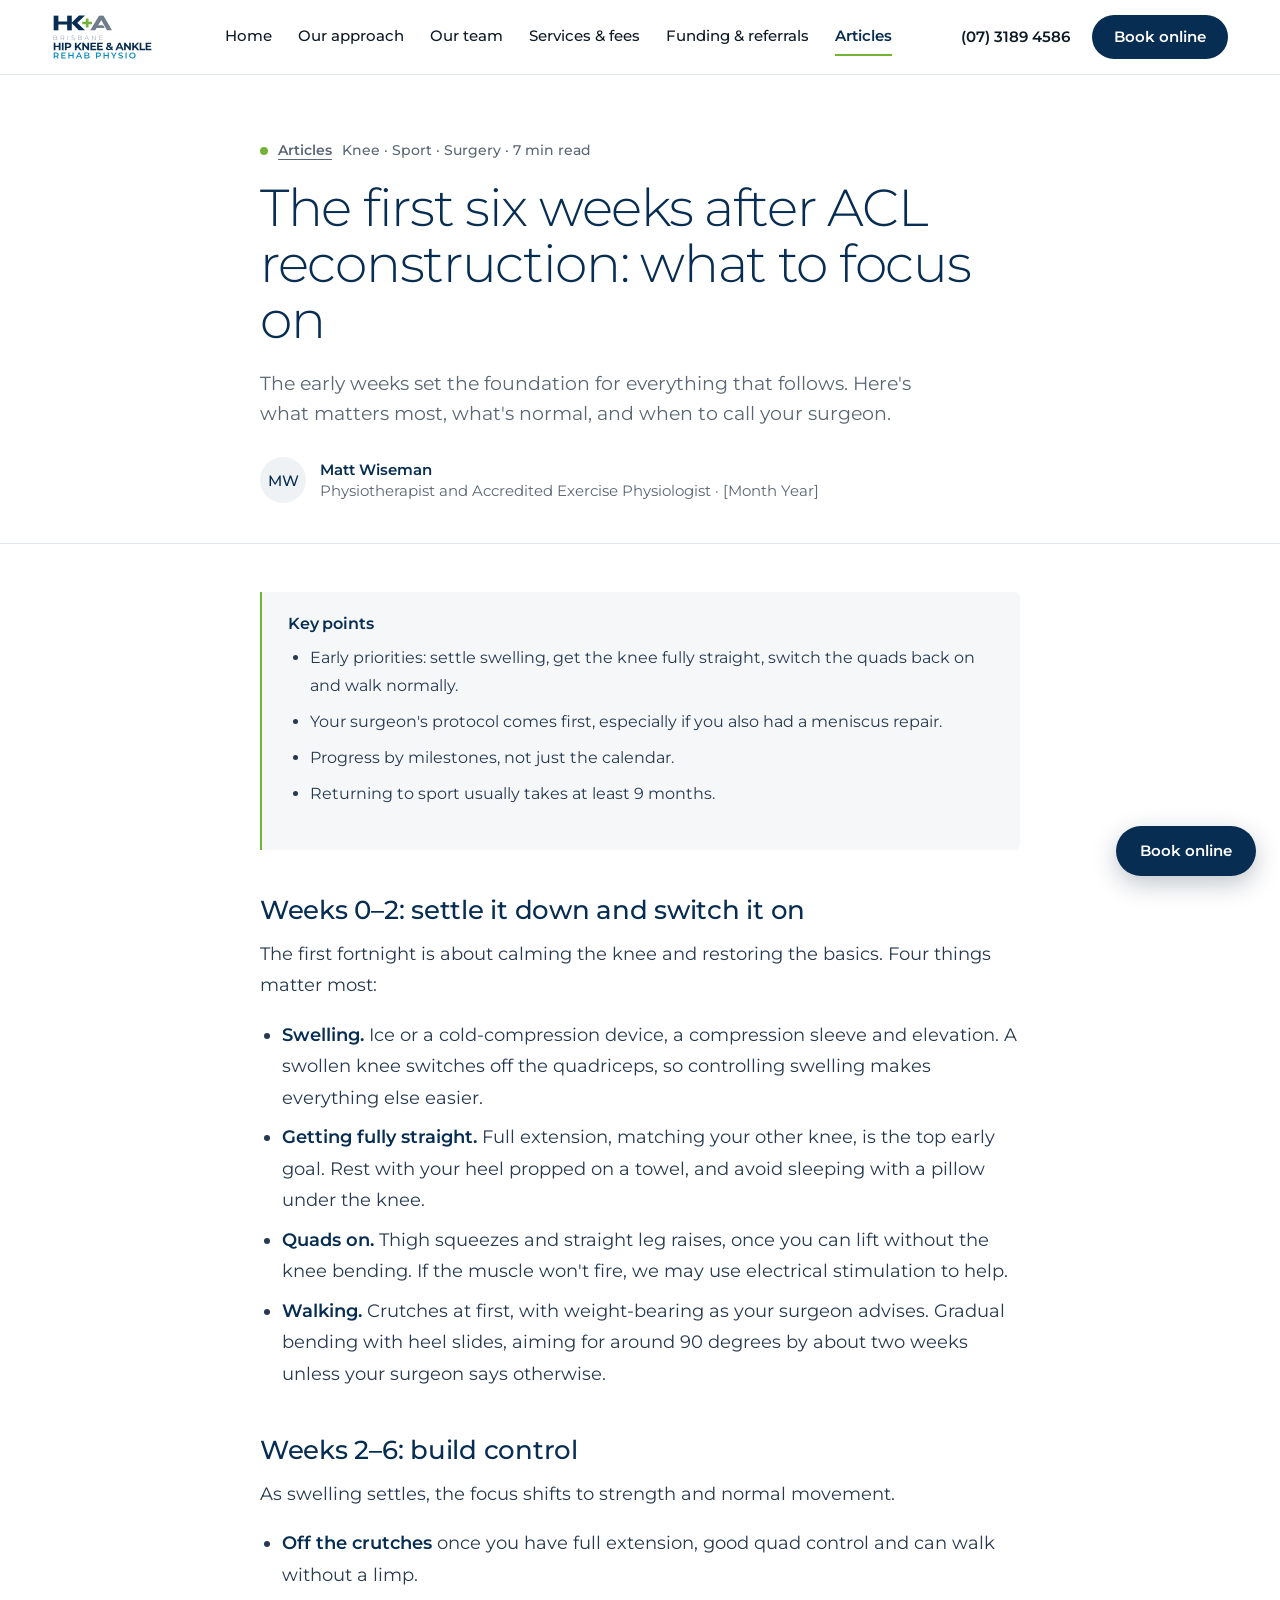
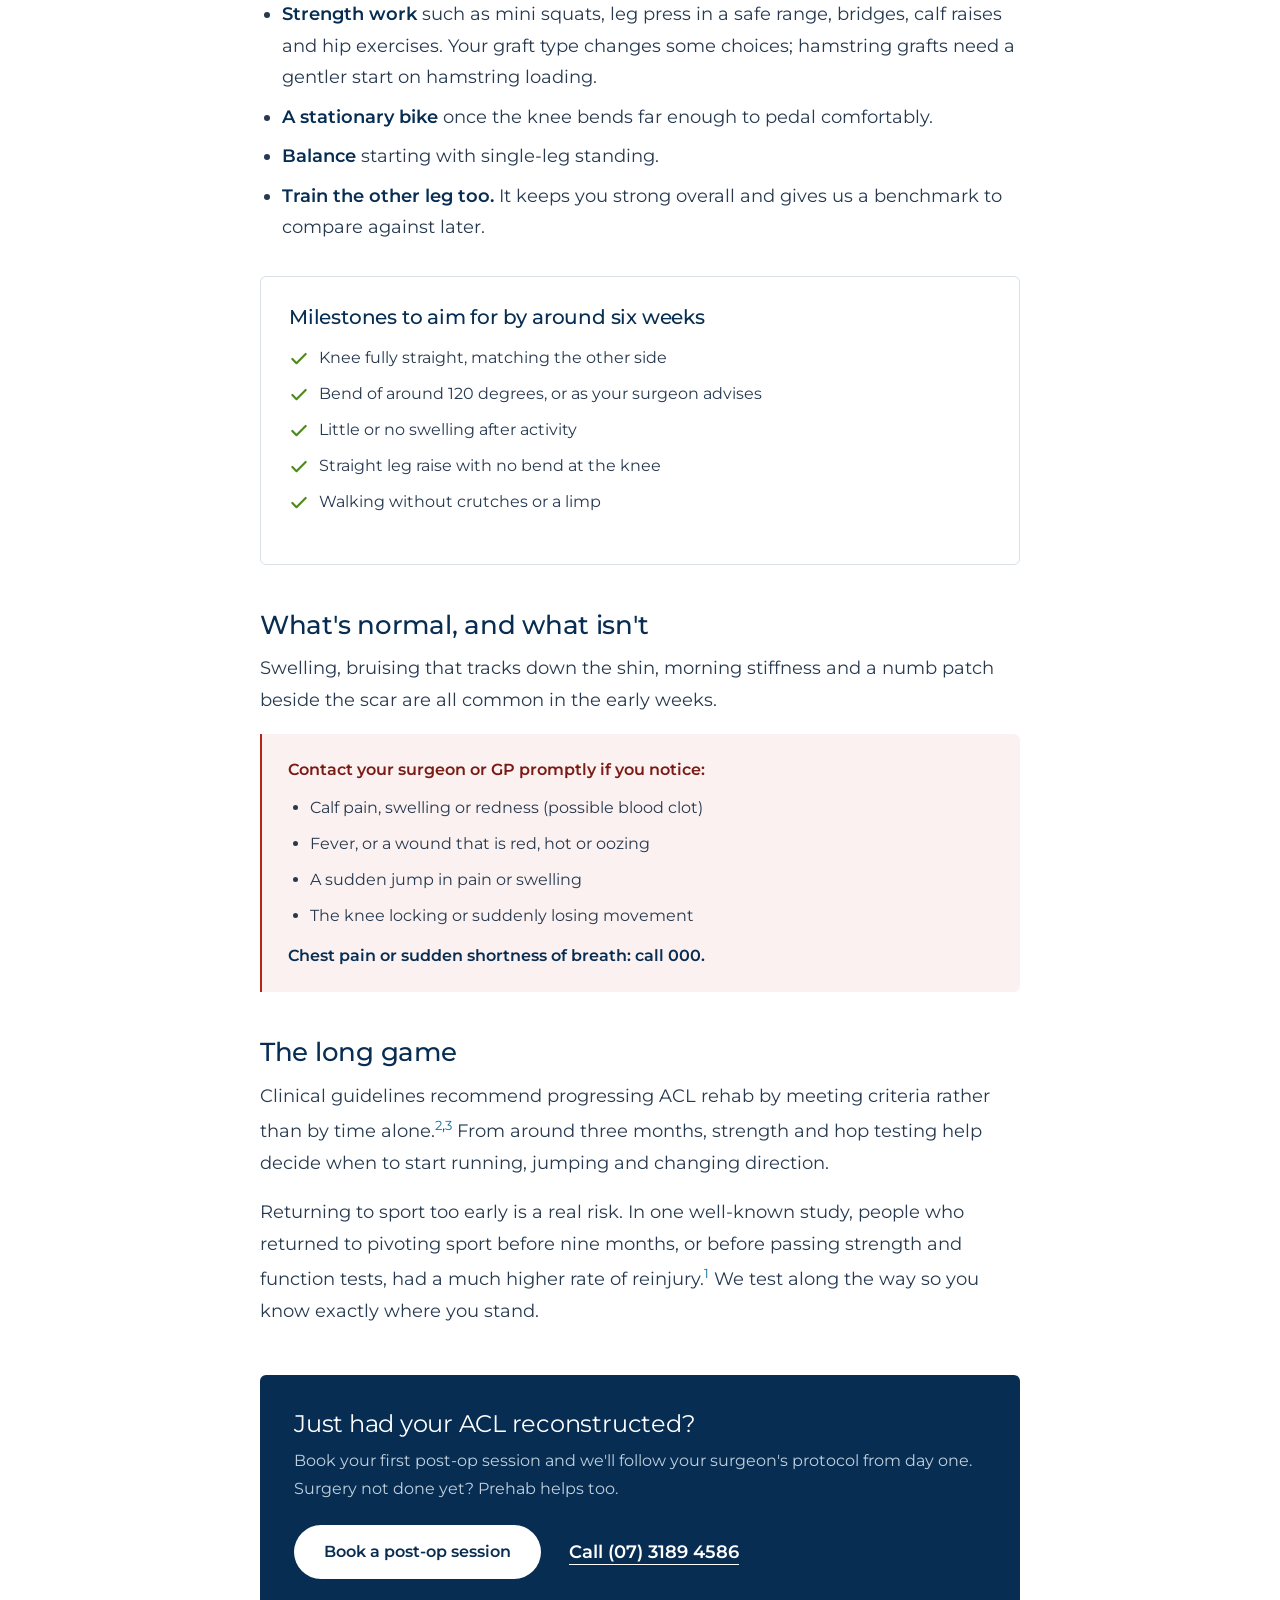
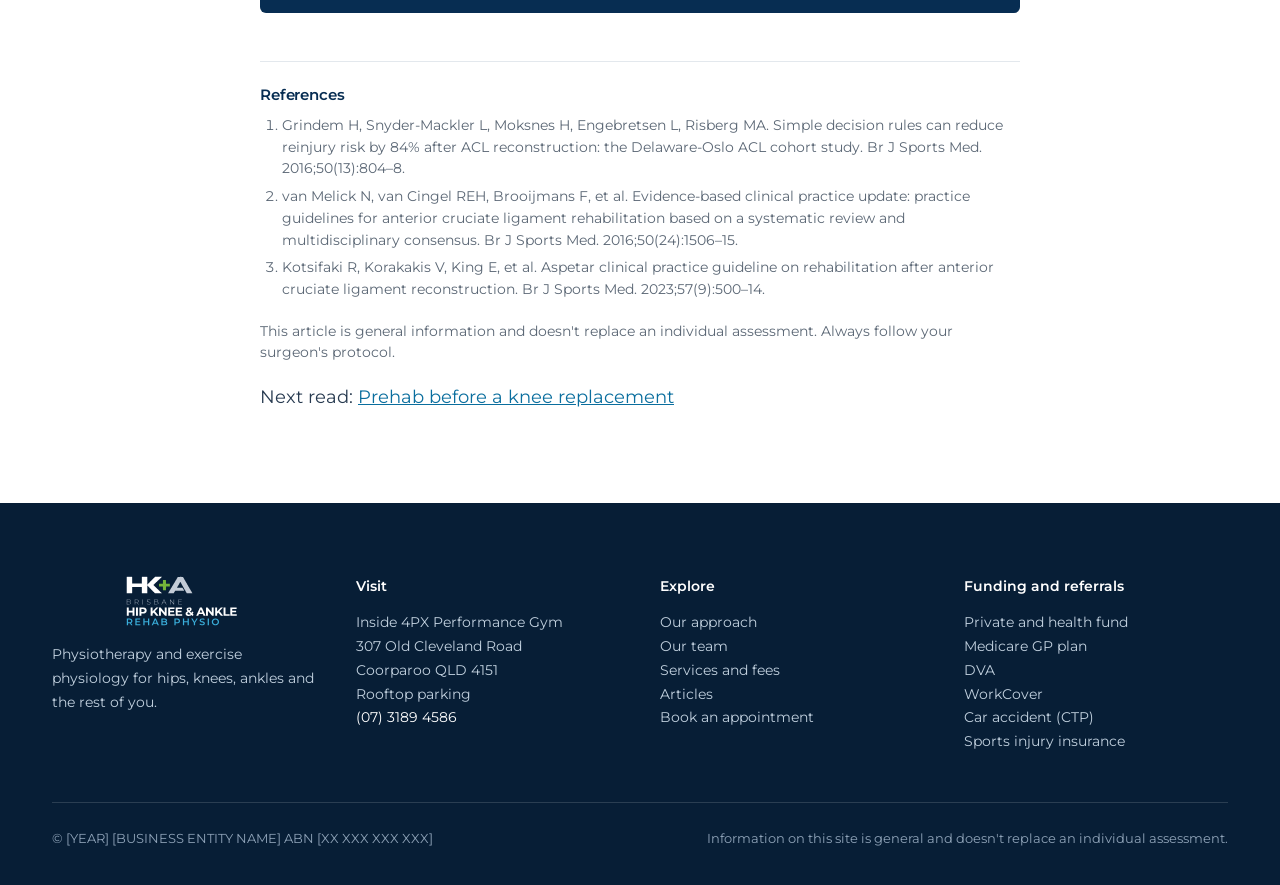
<file: articles-acl-first-six-weeks.html>
<!doctype html>
<html lang="en-AU">
<head>
<meta charset="utf-8">
<meta name="viewport" content="width=device-width, initial-scale=1">
<title>The first six weeks after ACL reconstruction: what to focus on — Brisbane Hip Knee &amp; Ankle Rehab Physio</title>
<meta name="description" content="Physiotherapy and exercise physiology for hip, knee and ankle injuries, surgery and arthritis. Inside 4PX, 307 Old Cleveland Road, Coorparoo, Brisbane.">
<link rel="icon" href="icon.png">
<link rel="preconnect" href="https://fonts.googleapis.com">
<link rel="preconnect" href="https://fonts.gstatic.com" crossorigin>
<link rel="stylesheet" href="https://fonts.googleapis.com/css2?family=Montserrat:wght@300;400;500;600;700&display=swap">
<link rel="stylesheet" href="styles.css">
</head>
<body>
<header class="site-header"><div class="wrap hdr">
<a class="logo" href="index.html"><img src="logo-wordmark.svg" alt="Brisbane Hip Knee &amp; Ankle Rehab Physio — home" width="104" height="46"></a>
<nav class="nav" aria-label="Main"><a href="index.html">Home</a><a href="about.html">Our approach</a><a href="team.html">Our team</a><a href="services.html">Services &amp; fees</a><a href="funding.html">Funding &amp; referrals</a><a href="articles.html" aria-current="page">Articles</a></nav>
<div class="hdr-cta"><a class="tel" href="tel:0731894586">(07) 3189 4586</a><a class="btn btn-sm" href="book.html">Book online</a></div>
</div></header>
<main>
<article>
<header class="article-hero"><div class="wrap"><div class="inner"><p class="crumb"><span class="dot"></span><a href="articles.html">Articles</a><span style="font-weight:500">Knee · Sport · Surgery · 7 min read</span></p><h1>The first six weeks after ACL reconstruction: what to focus on</h1><p class="lead">The early weeks set the foundation for everything that follows. Here's what matters most, what's normal, and when to call your surgeon.</p>
<div class="byline"><span class="av" aria-hidden="true">MW</span><span><strong style="font-weight:600;color:var(--navy)">Matt Wiseman</strong><br><span class="muted">Physiotherapist and Accredited Exercise Physiologist · [Month Year]</span></span></div></div></div></header>
<div class="wrap"><div class="prose">
<aside aria-label="Key points" class="callout">
<h2>Key points</h2>
<ul>
<li>Early priorities: settle swelling, get the knee fully straight, switch the quads back on and walk normally.</li>
<li>Your surgeon's protocol comes first, especially if you also had a meniscus repair.</li>
<li>Progress by milestones, not just the calendar.</li>
<li>Returning to sport usually takes at least 9 months.</li>
</ul>
</aside>
<h2>Weeks 0–2: settle it down and switch it on</h2>
<p>The first fortnight is about calming the knee and restoring the basics. Four things matter most:</p>
<ul>
<li><strong>Swelling.</strong> Ice or a cold-compression device, a compression sleeve and elevation. A swollen knee switches off the quadriceps, so controlling swelling makes everything else easier.</li>
<li><strong>Getting fully straight.</strong> Full extension, matching your other knee, is the top early goal. Rest with your heel propped on a towel, and avoid sleeping with a pillow under the knee.</li>
<li><strong>Quads on.</strong> Thigh squeezes and straight leg raises, once you can lift without the knee bending. If the muscle won't fire, we may use electrical stimulation to help.</li>
<li><strong>Walking.</strong> Crutches at first, with weight-bearing as your surgeon advises. Gradual bending with heel slides, aiming for around 90 degrees by about two weeks unless your surgeon says otherwise.</li>
</ul>
<h2>Weeks 2–6: build control</h2>
<p>As swelling settles, the focus shifts to strength and normal movement.</p>
<ul>
<li><strong>Off the crutches</strong> once you have full extension, good quad control and can walk without a limp.</li>
<li><strong>Strength work</strong> such as mini squats, leg press in a safe range, bridges, calf raises and hip exercises. Your graft type changes some choices; hamstring grafts need a gentler start on hamstring loading.</li>
<li><strong>A stationary bike</strong> once the knee bends far enough to pedal comfortably.</li>
<li><strong>Balance</strong> starting with single-leg standing.</li>
<li><strong>Train the other leg too.</strong> It keeps you strong overall and gives us a benchmark to compare against later.</li>
</ul>
<aside aria-labelledby="ms-title" class="box">
<h2 id="ms-title">Milestones to aim for by around six weeks</h2>
<ul>
<li><svg aria-hidden="true" fill="none" height="20" stroke="#4E8A1E" stroke-linecap="round" stroke-linejoin="round" stroke-width="2.6" viewbox="0 0 24 24" width="20"><path d="M20 6 9 17l-5-5"></path></svg>Knee fully straight, matching the other side</li>
<li><svg aria-hidden="true" fill="none" height="20" stroke="#4E8A1E" stroke-linecap="round" stroke-linejoin="round" stroke-width="2.6" viewbox="0 0 24 24" width="20"><path d="M20 6 9 17l-5-5"></path></svg>Bend of around 120 degrees, or as your surgeon advises</li>
<li><svg aria-hidden="true" fill="none" height="20" stroke="#4E8A1E" stroke-linecap="round" stroke-linejoin="round" stroke-width="2.6" viewbox="0 0 24 24" width="20"><path d="M20 6 9 17l-5-5"></path></svg>Little or no swelling after activity</li>
<li><svg aria-hidden="true" fill="none" height="20" stroke="#4E8A1E" stroke-linecap="round" stroke-linejoin="round" stroke-width="2.6" viewbox="0 0 24 24" width="20"><path d="M20 6 9 17l-5-5"></path></svg>Straight leg raise with no bend at the knee</li>
<li><svg aria-hidden="true" fill="none" height="20" stroke="#4E8A1E" stroke-linecap="round" stroke-linejoin="round" stroke-width="2.6" viewbox="0 0 24 24" width="20"><path d="M20 6 9 17l-5-5"></path></svg>Walking without crutches or a limp</li>
</ul>
</aside>
<h2>What's normal, and what isn't</h2>
<p>Swelling, bruising that tracks down the shin, morning stiffness and a numb patch beside the scar are all common in the early weeks.</p>
<div class="warn" role="note">
<p>Contact your surgeon or GP promptly if you notice:</p>
<ul>
<li>Calf pain, swelling or redness (possible blood clot)</li>
<li>Fever, or a wound that is red, hot or oozing</li>
<li>A sudden jump in pain or swelling</li>
<li>The knee locking or suddenly losing movement</li>
</ul>
<p><strong>Chest pain or sudden shortness of breath: call 000.</strong></p>
</div>
<h2>The long game</h2>
<p>Clinical guidelines recommend progressing ACL rehab by meeting criteria rather than by time alone.<sup><a href="#ref2">2</a>,<a href="#ref3">3</a></sup> From around three months, strength and hop testing help decide when to start running, jumping and changing direction.</p>
<p>Returning to sport too early is a real risk. In one well-known study, people who returned to pivoting sport before nine months, or before passing strength and function tests, had a much higher rate of reinjury.<sup><a href="#ref1">1</a></sup> We test along the way so you know exactly where you stand.</p>
<aside aria-labelledby="cta-title" class="cta-box">
<h2 id="cta-title">Just had your ACL reconstructed?</h2>
<p>Book your first post-op session and we'll follow your surgeon's protocol from day one. Surgery not done yet? Prehab helps too.</p>
<div>
<a class="btn btn-light" href="book.html">Book a post-op session</a>
<a class="textlink" href="tel:0731894586">Call (07) 3189 4586</a>
</div>
</aside>
<section aria-labelledby="refs-title" class="refs">
<h2 id="refs-title">References</h2>
<ol>
<li id="ref1">Grindem H, Snyder-Mackler L, Moksnes H, Engebretsen L, Risberg MA. Simple decision rules can reduce reinjury risk by 84% after ACL reconstruction: the Delaware-Oslo ACL cohort study. Br J Sports Med. 2016;50(13):804–8.</li>
<li id="ref2">van Melick N, van Cingel REH, Brooijmans F, et al. Evidence-based clinical practice update: practice guidelines for anterior cruciate ligament rehabilitation based on a systematic review and multidisciplinary consensus. Br J Sports Med. 2016;50(24):1506–15.</li>
<li id="ref3">Kotsifaki R, Korakakis V, King E, et al. Aspetar clinical practice guideline on rehabilitation after anterior cruciate ligament reconstruction. Br J Sports Med. 2023;57(9):500–14.</li>
</ol>
<p>This article is general information and doesn't replace an individual assessment. Always follow your surgeon's protocol.</p>
</section>
<p>Next read: <a href="articles-knee-replacement-prehab.html">Prehab before a knee replacement</a></p>
</div></div>
</article>
</main>
<footer class="site-footer"><div class="wrap ftr"><div class="ftr-grid">
<div class="stack"><img src="logo-wordmark-reversed.svg" alt="Brisbane Hip Knee &amp; Ankle Rehab Physio" width="118" height="52"><p>Physiotherapy and exercise physiology for hips, knees, ankles and the rest of you.</p></div>
<div><h2>Visit</h2><p>Inside 4PX Performance Gym<br>307 Old Cleveland Road<br>Coorparoo QLD 4151<br>Rooftop parking<br><a href="tel:0731894586" style="color:#fff">(07) 3189 4586</a></p></div>
<div><h2>Explore</h2><ul><li><a href="about.html">Our approach</a></li><li><a href="team.html">Our team</a></li><li><a href="services.html">Services and fees</a></li><li><a href="articles.html">Articles</a></li><li><a href="book.html">Book an appointment</a></li></ul></div>
<div><h2>Funding and referrals</h2><ul><li><a href="private-health.html">Private and health fund</a></li><li><a href="medicare.html">Medicare GP plan</a></li><li><a href="dva.html">DVA</a></li><li><a href="workcover.html">WorkCover</a></li><li><a href="ctp.html">Car accident (CTP)</a></li><li><a href="sports-insurance.html">Sports injury insurance</a></li></ul></div>
</div><div class="ftr-bottom"><span>© [YEAR] [BUSINESS ENTITY NAME] ABN [XX XXX XXX XXX]</span><span>Information on this site is general and doesn't replace an individual assessment.</span></div></div></footer>
<a class="fab" href="book.html">Book online</a>
</body>
</html>
</file>
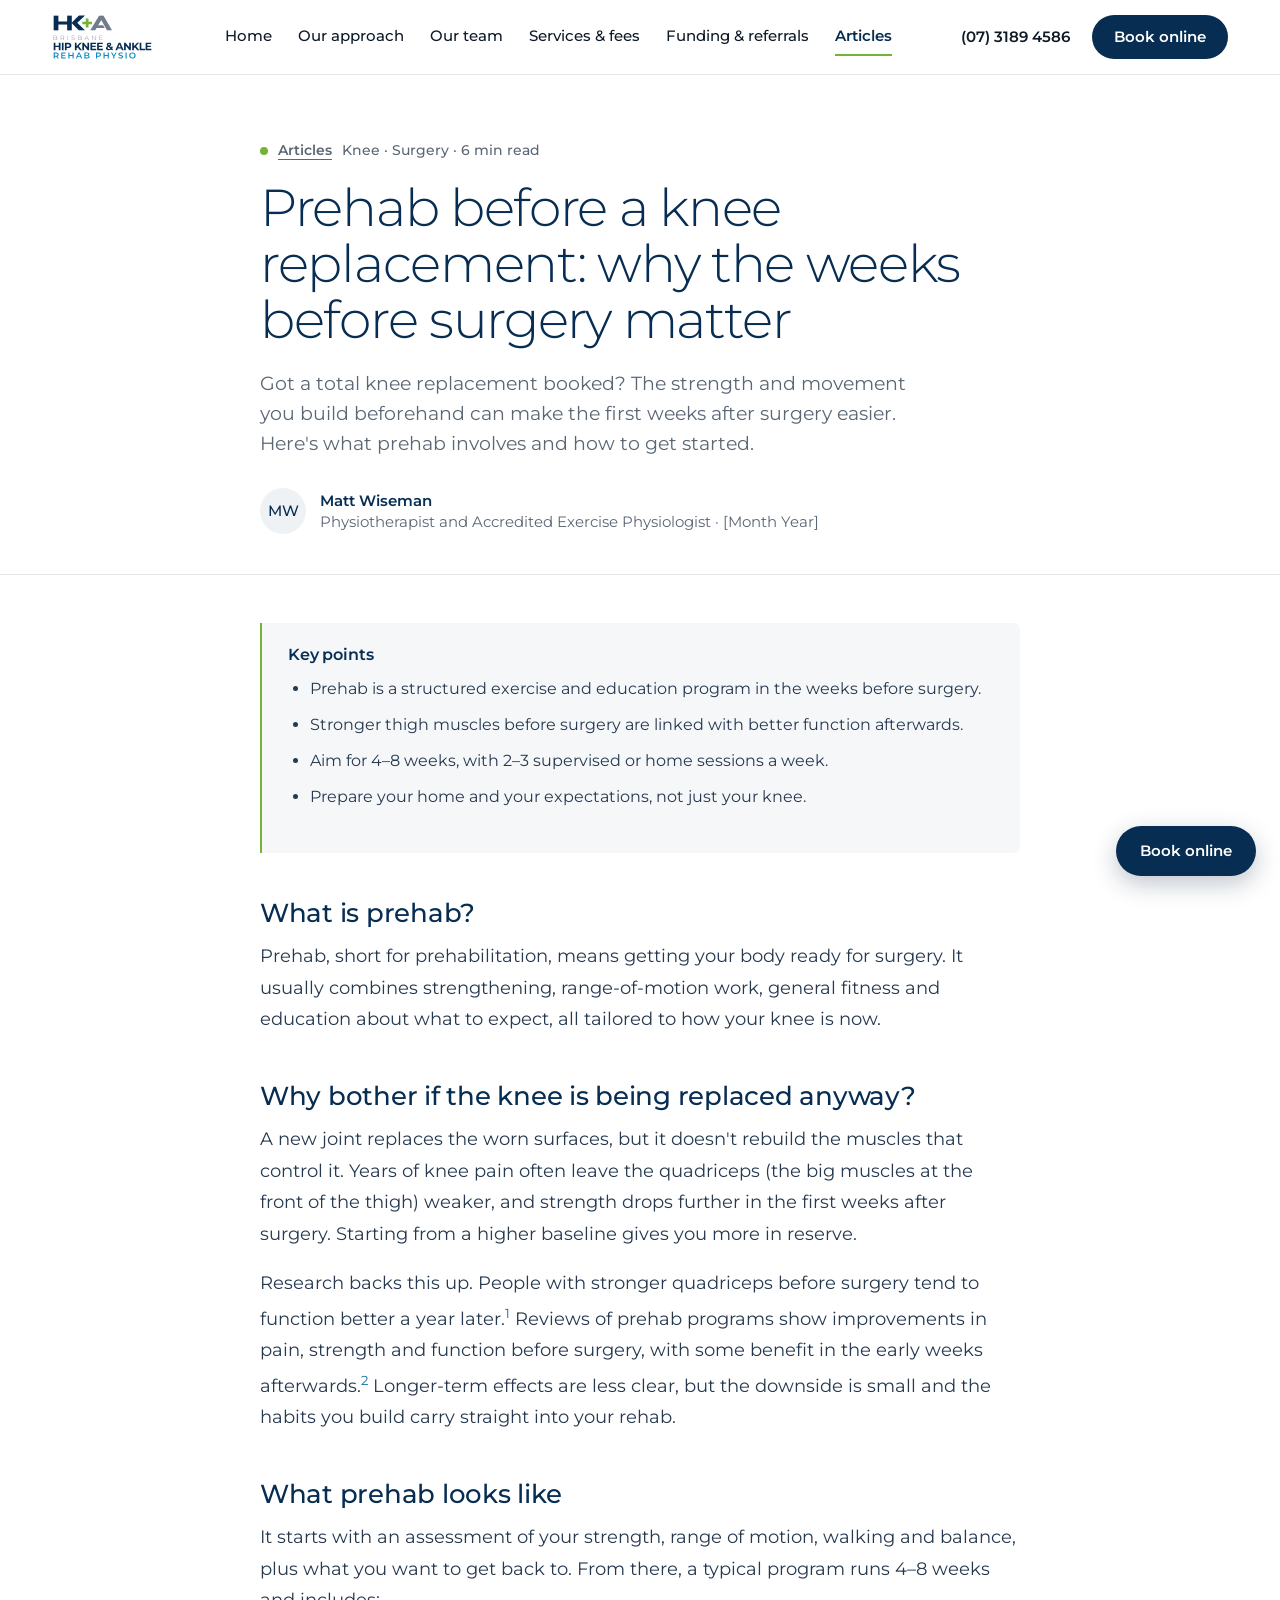
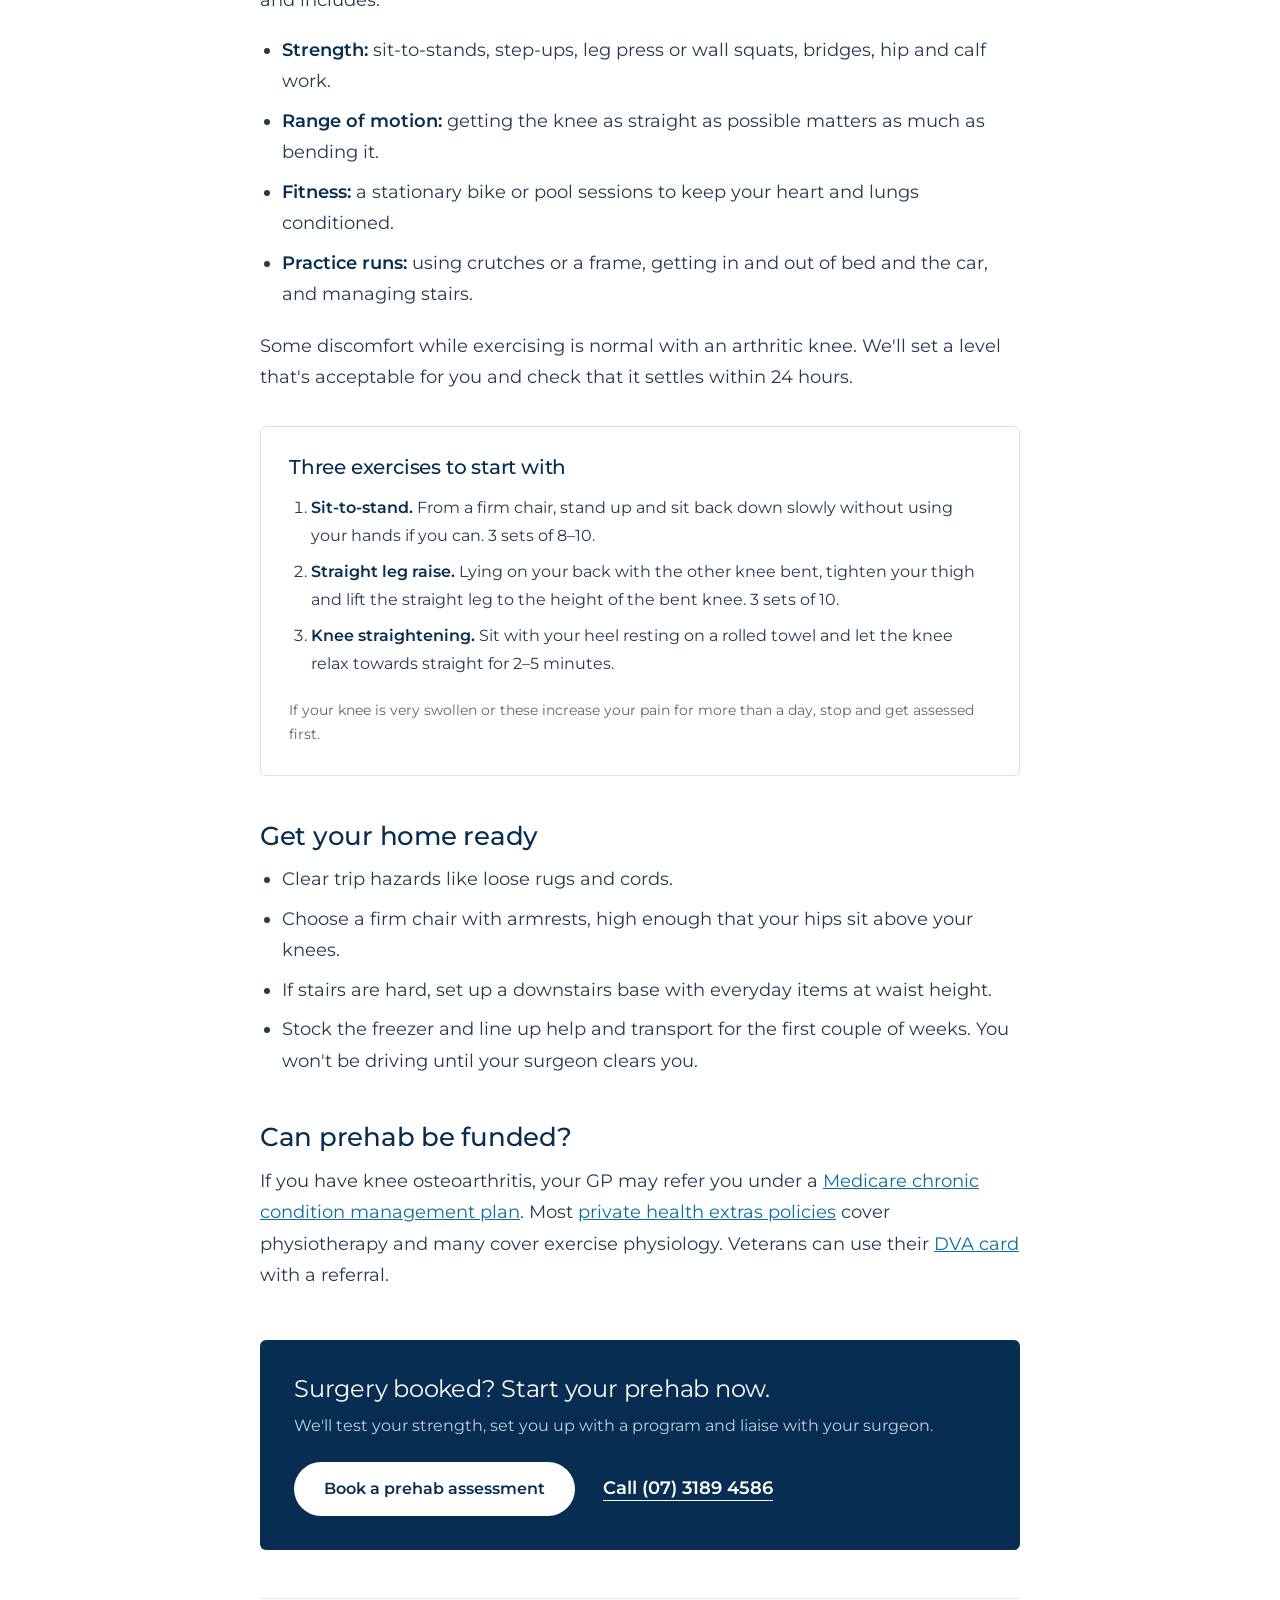
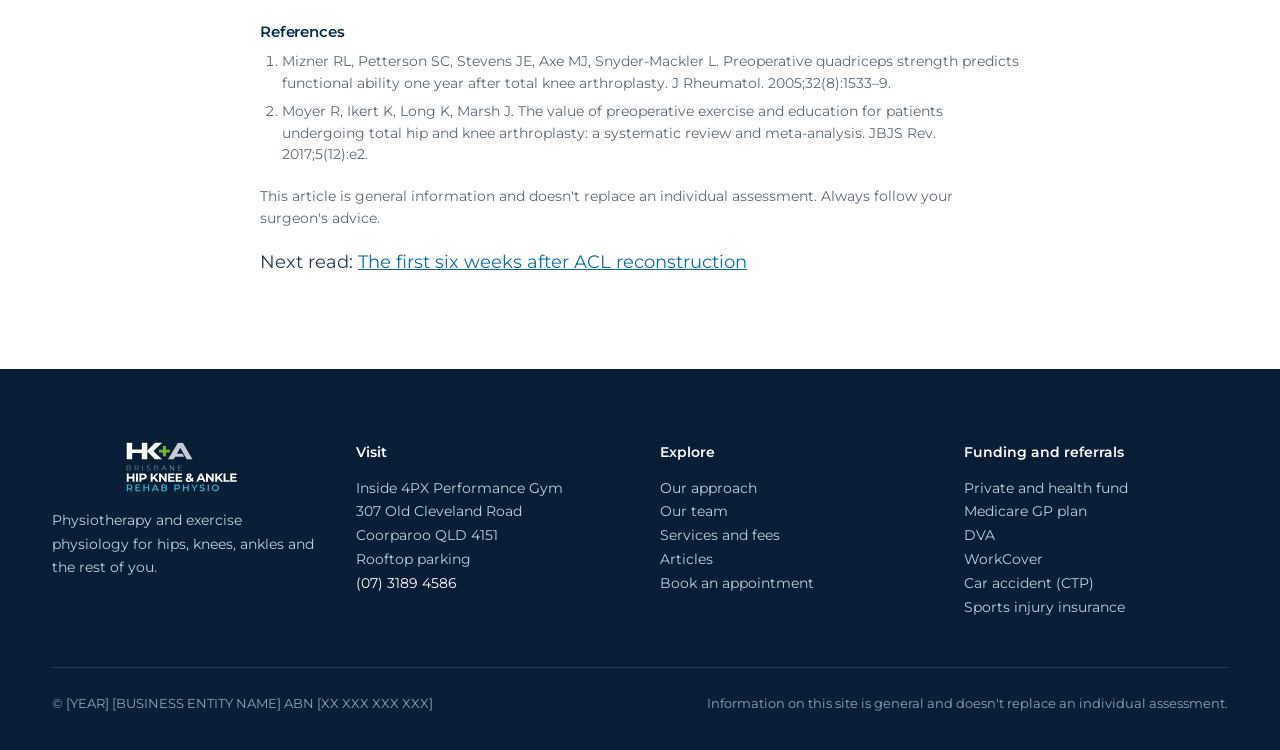
<file: articles-knee-replacement-prehab.html>
<!doctype html>
<html lang="en-AU">
<head>
<meta charset="utf-8">
<meta name="viewport" content="width=device-width, initial-scale=1">
<title>Prehab before a knee replacement: why the weeks before surgery matter — Brisbane Hip Knee &amp; Ankle Rehab Physio</title>
<meta name="description" content="Physiotherapy and exercise physiology for hip, knee and ankle injuries, surgery and arthritis. Inside 4PX, 307 Old Cleveland Road, Coorparoo, Brisbane.">
<link rel="icon" href="icon.png">
<link rel="preconnect" href="https://fonts.googleapis.com">
<link rel="preconnect" href="https://fonts.gstatic.com" crossorigin>
<link rel="stylesheet" href="https://fonts.googleapis.com/css2?family=Montserrat:wght@300;400;500;600;700&display=swap">
<link rel="stylesheet" href="styles.css">
</head>
<body>
<header class="site-header"><div class="wrap hdr">
<a class="logo" href="index.html"><img src="logo-wordmark.svg" alt="Brisbane Hip Knee &amp; Ankle Rehab Physio — home" width="104" height="46"></a>
<nav class="nav" aria-label="Main"><a href="index.html">Home</a><a href="about.html">Our approach</a><a href="team.html">Our team</a><a href="services.html">Services &amp; fees</a><a href="funding.html">Funding &amp; referrals</a><a href="articles.html" aria-current="page">Articles</a></nav>
<div class="hdr-cta"><a class="tel" href="tel:0731894586">(07) 3189 4586</a><a class="btn btn-sm" href="book.html">Book online</a></div>
</div></header>
<main>
<article>
<header class="article-hero"><div class="wrap"><div class="inner"><p class="crumb"><span class="dot"></span><a href="articles.html">Articles</a><span style="font-weight:500">Knee · Surgery · 6 min read</span></p><h1>Prehab before a knee replacement: why the weeks before surgery matter</h1><p class="lead">Got a total knee replacement booked? The strength and movement you build beforehand can make the first weeks after surgery easier. Here's what prehab involves and how to get started.</p>
<div class="byline"><span class="av" aria-hidden="true">MW</span><span><strong style="font-weight:600;color:var(--navy)">Matt Wiseman</strong><br><span class="muted">Physiotherapist and Accredited Exercise Physiologist · [Month Year]</span></span></div></div></div></header>
<div class="wrap"><div class="prose">
<aside aria-label="Key points" class="callout">
<h2>Key points</h2>
<ul>
<li>Prehab is a structured exercise and education program in the weeks before surgery.</li>
<li>Stronger thigh muscles before surgery are linked with better function afterwards.</li>
<li>Aim for 4–8 weeks, with 2–3 supervised or home sessions a week.</li>
<li>Prepare your home and your expectations, not just your knee.</li>
</ul>
</aside>
<h2>What is prehab?</h2>
<p>Prehab, short for prehabilitation, means getting your body ready for surgery. It usually combines strengthening, range-of-motion work, general fitness and education about what to expect, all tailored to how your knee is now.</p>
<h2>Why bother if the knee is being replaced anyway?</h2>
<p>A new joint replaces the worn surfaces, but it doesn't rebuild the muscles that control it. Years of knee pain often leave the quadriceps (the big muscles at the front of the thigh) weaker, and strength drops further in the first weeks after surgery. Starting from a higher baseline gives you more in reserve.</p>
<p>Research backs this up. People with stronger quadriceps before surgery tend to function better a year later.<sup><a href="#ref1">1</a></sup> Reviews of prehab programs show improvements in pain, strength and function before surgery, with some benefit in the early weeks afterwards.<sup><a href="#ref2">2</a></sup> Longer-term effects are less clear, but the downside is small and the habits you build carry straight into your rehab.</p>
<h2>What prehab looks like</h2>
<p>It starts with an assessment of your strength, range of motion, walking and balance, plus what you want to get back to. From there, a typical program runs 4–8 weeks and includes:</p>
<ul>
<li><strong>Strength:</strong> sit-to-stands, step-ups, leg press or wall squats, bridges, hip and calf work.</li>
<li><strong>Range of motion:</strong> getting the knee as straight as possible matters as much as bending it.</li>
<li><strong>Fitness:</strong> a stationary bike or pool sessions to keep your heart and lungs conditioned.</li>
<li><strong>Practice runs:</strong> using crutches or a frame, getting in and out of bed and the car, and managing stairs.</li>
</ul>
<p>Some discomfort while exercising is normal with an arthritic knee. We'll set a level that's acceptable for you and check that it settles within 24 hours.</p>
<aside aria-labelledby="try-title" class="box">
<h2 id="try-title">Three exercises to start with</h2>
<ol>
<li><strong>Sit-to-stand.</strong> From a firm chair, stand up and sit back down slowly without using your hands if you can. 3 sets of 8–10.</li>
<li><strong>Straight leg raise.</strong> Lying on your back with the other knee bent, tighten your thigh and lift the straight leg to the height of the bent knee. 3 sets of 10.</li>
<li><strong>Knee straightening.</strong> Sit with your heel resting on a rolled towel and let the knee relax towards straight for 2–5 minutes.</li>
</ol>
<p>If your knee is very swollen or these increase your pain for more than a day, stop and get assessed first.</p>
</aside>
<h2>Get your home ready</h2>
<ul>
<li>Clear trip hazards like loose rugs and cords.</li>
<li>Choose a firm chair with armrests, high enough that your hips sit above your knees.</li>
<li>If stairs are hard, set up a downstairs base with everyday items at waist height.</li>
<li>Stock the freezer and line up help and transport for the first couple of weeks. You won't be driving until your surgeon clears you.</li>
</ul>
<h2>Can prehab be funded?</h2>
<p>If you have knee osteoarthritis, your GP may refer you under a <a href="medicare.html">Medicare chronic condition management plan</a>. Most <a href="private-health.html">private health extras policies</a> cover physiotherapy and many cover exercise physiology. Veterans can use their <a href="dva.html">DVA card</a> with a referral.</p>
<aside aria-labelledby="cta-title" class="cta-box">
<h2 id="cta-title">Surgery booked? Start your prehab now.</h2>
<p>We'll test your strength, set you up with a program and liaise with your surgeon.</p>
<div>
<a class="btn btn-light" href="book.html">Book a prehab assessment</a>
<a class="textlink" href="tel:0731894586">Call (07) 3189 4586</a>
</div>
</aside>
<section aria-labelledby="refs-title" class="refs">
<h2 id="refs-title">References</h2>
<ol>
<li id="ref1">Mizner RL, Petterson SC, Stevens JE, Axe MJ, Snyder-Mackler L. Preoperative quadriceps strength predicts functional ability one year after total knee arthroplasty. J Rheumatol. 2005;32(8):1533–9.</li>
<li id="ref2">Moyer R, Ikert K, Long K, Marsh J. The value of preoperative exercise and education for patients undergoing total hip and knee arthroplasty: a systematic review and meta-analysis. JBJS Rev. 2017;5(12):e2.</li>
</ol>
<p>This article is general information and doesn't replace an individual assessment. Always follow your surgeon's advice.</p>
</section>
<p>Next read: <a href="articles-acl-first-six-weeks.html">The first six weeks after ACL reconstruction</a></p>
</div></div>
</article>
</main>
<footer class="site-footer"><div class="wrap ftr"><div class="ftr-grid">
<div class="stack"><img src="logo-wordmark-reversed.svg" alt="Brisbane Hip Knee &amp; Ankle Rehab Physio" width="118" height="52"><p>Physiotherapy and exercise physiology for hips, knees, ankles and the rest of you.</p></div>
<div><h2>Visit</h2><p>Inside 4PX Performance Gym<br>307 Old Cleveland Road<br>Coorparoo QLD 4151<br>Rooftop parking<br><a href="tel:0731894586" style="color:#fff">(07) 3189 4586</a></p></div>
<div><h2>Explore</h2><ul><li><a href="about.html">Our approach</a></li><li><a href="team.html">Our team</a></li><li><a href="services.html">Services and fees</a></li><li><a href="articles.html">Articles</a></li><li><a href="book.html">Book an appointment</a></li></ul></div>
<div><h2>Funding and referrals</h2><ul><li><a href="private-health.html">Private and health fund</a></li><li><a href="medicare.html">Medicare GP plan</a></li><li><a href="dva.html">DVA</a></li><li><a href="workcover.html">WorkCover</a></li><li><a href="ctp.html">Car accident (CTP)</a></li><li><a href="sports-insurance.html">Sports injury insurance</a></li></ul></div>
</div><div class="ftr-bottom"><span>© [YEAR] [BUSINESS ENTITY NAME] ABN [XX XXX XXX XXX]</span><span>Information on this site is general and doesn't replace an individual assessment.</span></div></div></footer>
<a class="fab" href="book.html">Book online</a>
</body>
</html>
</file>
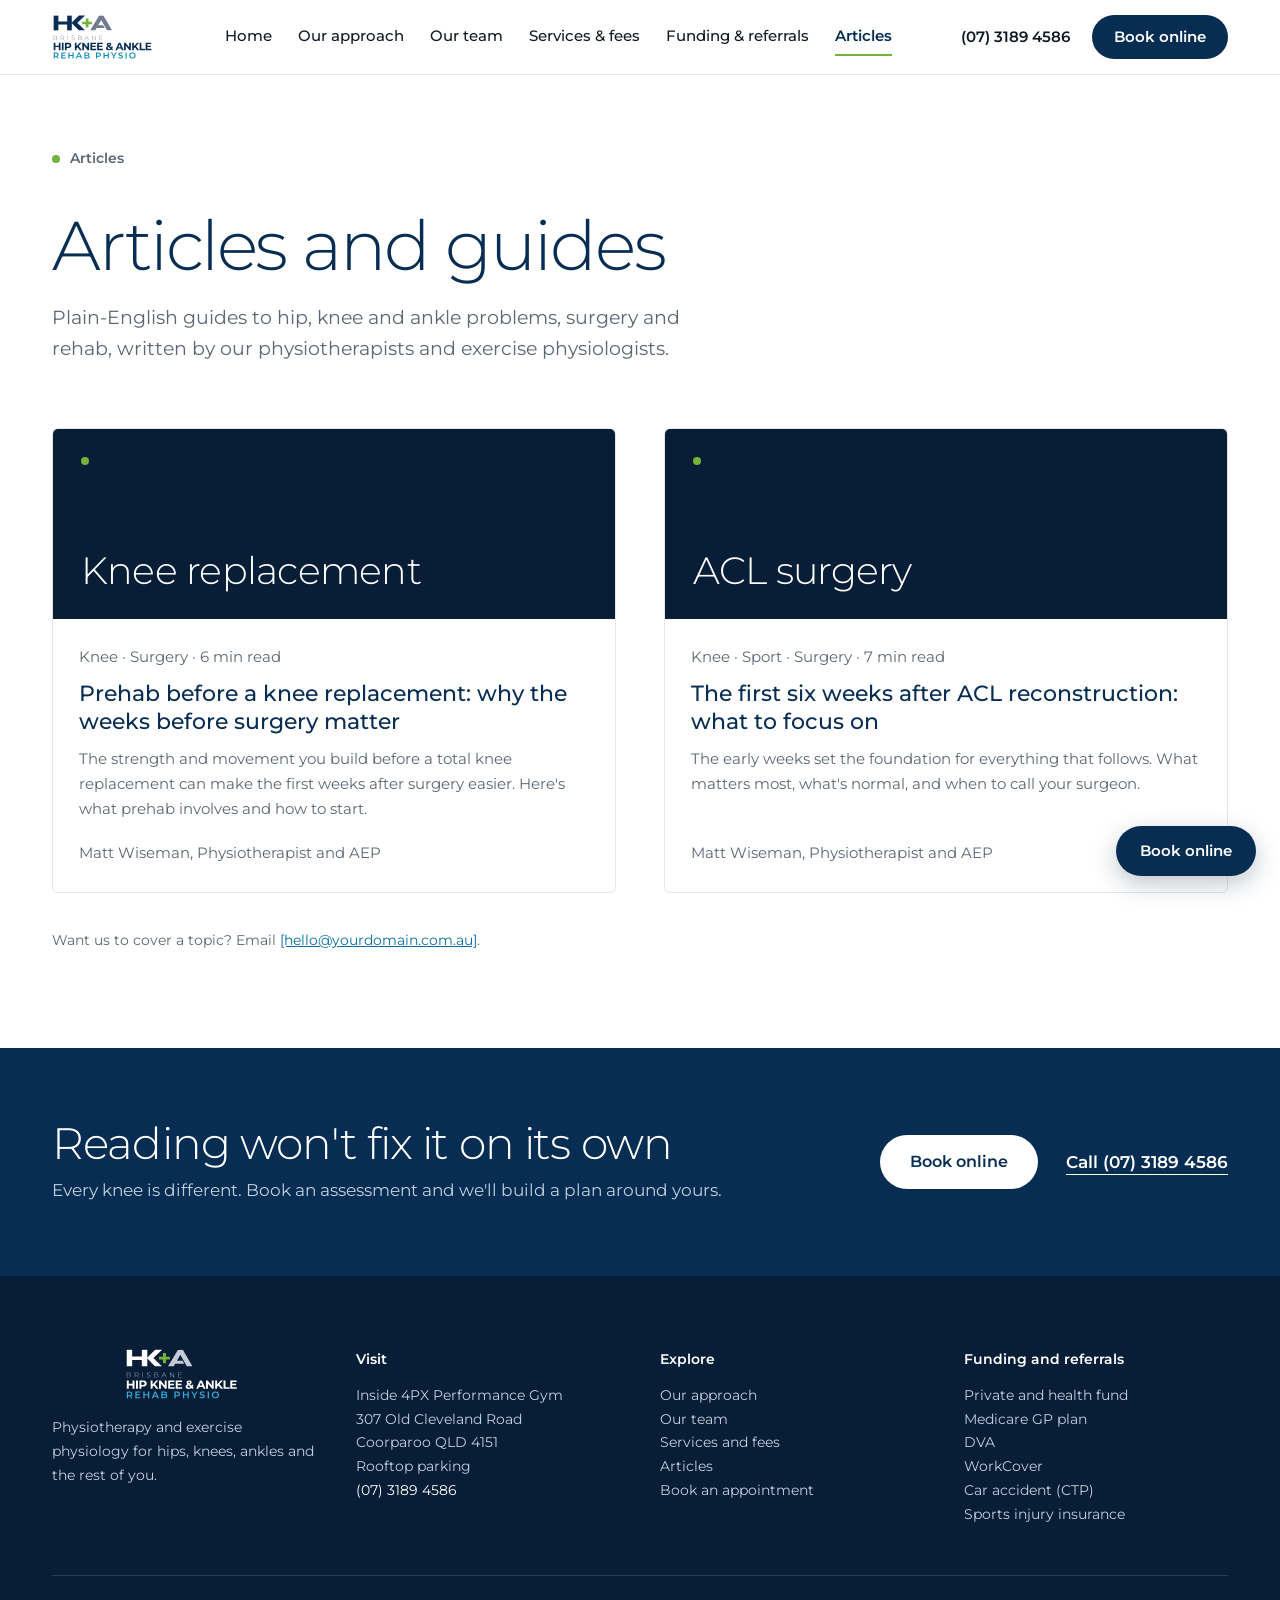
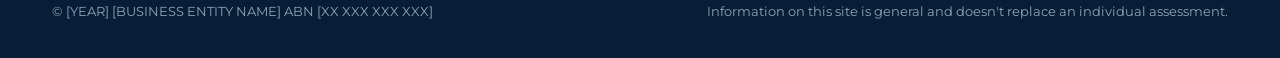
<file: articles.html>
<!doctype html>
<html lang="en-AU">
<head>
<meta charset="utf-8">
<meta name="viewport" content="width=device-width, initial-scale=1">
<title>Articles and guides — Brisbane Hip Knee &amp; Ankle Rehab Physio</title>
<meta name="description" content="Physiotherapy and exercise physiology for hip, knee and ankle injuries, surgery and arthritis. Inside 4PX, 307 Old Cleveland Road, Coorparoo, Brisbane.">
<link rel="icon" href="icon.png">
<link rel="preconnect" href="https://fonts.googleapis.com">
<link rel="preconnect" href="https://fonts.gstatic.com" crossorigin>
<link rel="stylesheet" href="https://fonts.googleapis.com/css2?family=Montserrat:wght@300;400;500;600;700&display=swap">
<link rel="stylesheet" href="styles.css">
</head>
<body>
<header class="site-header"><div class="wrap hdr">
<a class="logo" href="index.html"><img src="logo-wordmark.svg" alt="Brisbane Hip Knee &amp; Ankle Rehab Physio — home" width="104" height="46"></a>
<nav class="nav" aria-label="Main"><a href="index.html">Home</a><a href="about.html">Our approach</a><a href="team.html">Our team</a><a href="services.html">Services &amp; fees</a><a href="funding.html">Funding &amp; referrals</a><a href="articles.html" aria-current="page">Articles</a></nav>
<div class="hdr-cta"><a class="tel" href="tel:0731894586">(07) 3189 4586</a><a class="btn btn-sm" href="book.html">Book online</a></div>
</div></header>
<main>
<section class="page-hero"><div class="wrap stack" style="gap:22px"><p class="crumb"><span class="dot"></span>Articles</p><h1 class="h1">Articles and guides</h1><p class="lead">Plain-English guides to hip, knee and ankle problems, surgery and rehab, written by our physiotherapists and exercise physiologists.</p></div></section>
<section class="sec" style="padding-top:0"><div class="wrap"><div class="grid-2" style="grid-template-columns:repeat(auto-fit,minmax(340px,1fr))"><a class="card" href="articles-knee-replacement-prehab.html"><div class="card-top"><span class="dot"></span><span class="big">Knee replacement</span></div><div class="card-body"><p class="small">Knee · Surgery · 6 min read</p><h2>Prehab before a knee replacement: why the weeks before surgery matter</h2><p>The strength and movement you build before a total knee replacement can make the first weeks after surgery easier. Here's what prehab involves and how to start.</p><p class="small" style="margin-top:auto;padding-top:10px">Matt Wiseman, Physiotherapist and AEP</p></div></a><a class="card" href="articles-acl-first-six-weeks.html"><div class="card-top"><span class="dot"></span><span class="big">ACL surgery</span></div><div class="card-body"><p class="small">Knee · Sport · Surgery · 7 min read</p><h2>The first six weeks after ACL reconstruction: what to focus on</h2><p>The early weeks set the foundation for everything that follows. What matters most, what's normal, and when to call your surgeon.</p><p class="small" style="margin-top:auto;padding-top:10px">Matt Wiseman, Physiotherapist and AEP</p></div></a></div><p class="muted small" style="margin-top:36px">Want us to cover a topic? Email <a href="mailto:hello@example.com" style="color:var(--link)">[hello@yourdomain.com.au]</a>.</p></div></section>
<section class="band sec-tight"><div class="wrap" style="display:flex;flex-wrap:wrap;justify-content:space-between;align-items:center;gap:24px 48px">
<div><h2 class="h2">Reading won't fix it on its own</h2><p style="margin-top:8px">Every knee is different. Book an assessment and we'll build a plan around yours.</p></div>
<div class="btns"><a class="btn btn-light" href="book.html">Book online</a><a class="textlink light" href="tel:0731894586">Call (07) 3189 4586</a></div></div></section>
</main>
<footer class="site-footer"><div class="wrap ftr"><div class="ftr-grid">
<div class="stack"><img src="logo-wordmark-reversed.svg" alt="Brisbane Hip Knee &amp; Ankle Rehab Physio" width="118" height="52"><p>Physiotherapy and exercise physiology for hips, knees, ankles and the rest of you.</p></div>
<div><h2>Visit</h2><p>Inside 4PX Performance Gym<br>307 Old Cleveland Road<br>Coorparoo QLD 4151<br>Rooftop parking<br><a href="tel:0731894586" style="color:#fff">(07) 3189 4586</a></p></div>
<div><h2>Explore</h2><ul><li><a href="about.html">Our approach</a></li><li><a href="team.html">Our team</a></li><li><a href="services.html">Services and fees</a></li><li><a href="articles.html">Articles</a></li><li><a href="book.html">Book an appointment</a></li></ul></div>
<div><h2>Funding and referrals</h2><ul><li><a href="private-health.html">Private and health fund</a></li><li><a href="medicare.html">Medicare GP plan</a></li><li><a href="dva.html">DVA</a></li><li><a href="workcover.html">WorkCover</a></li><li><a href="ctp.html">Car accident (CTP)</a></li><li><a href="sports-insurance.html">Sports injury insurance</a></li></ul></div>
</div><div class="ftr-bottom"><span>© [YEAR] [BUSINESS ENTITY NAME] ABN [XX XXX XXX XXX]</span><span>Information on this site is general and doesn't replace an individual assessment.</span></div></div></footer>
<a class="fab" href="book.html">Book online</a>
</body>
</html>
</file>
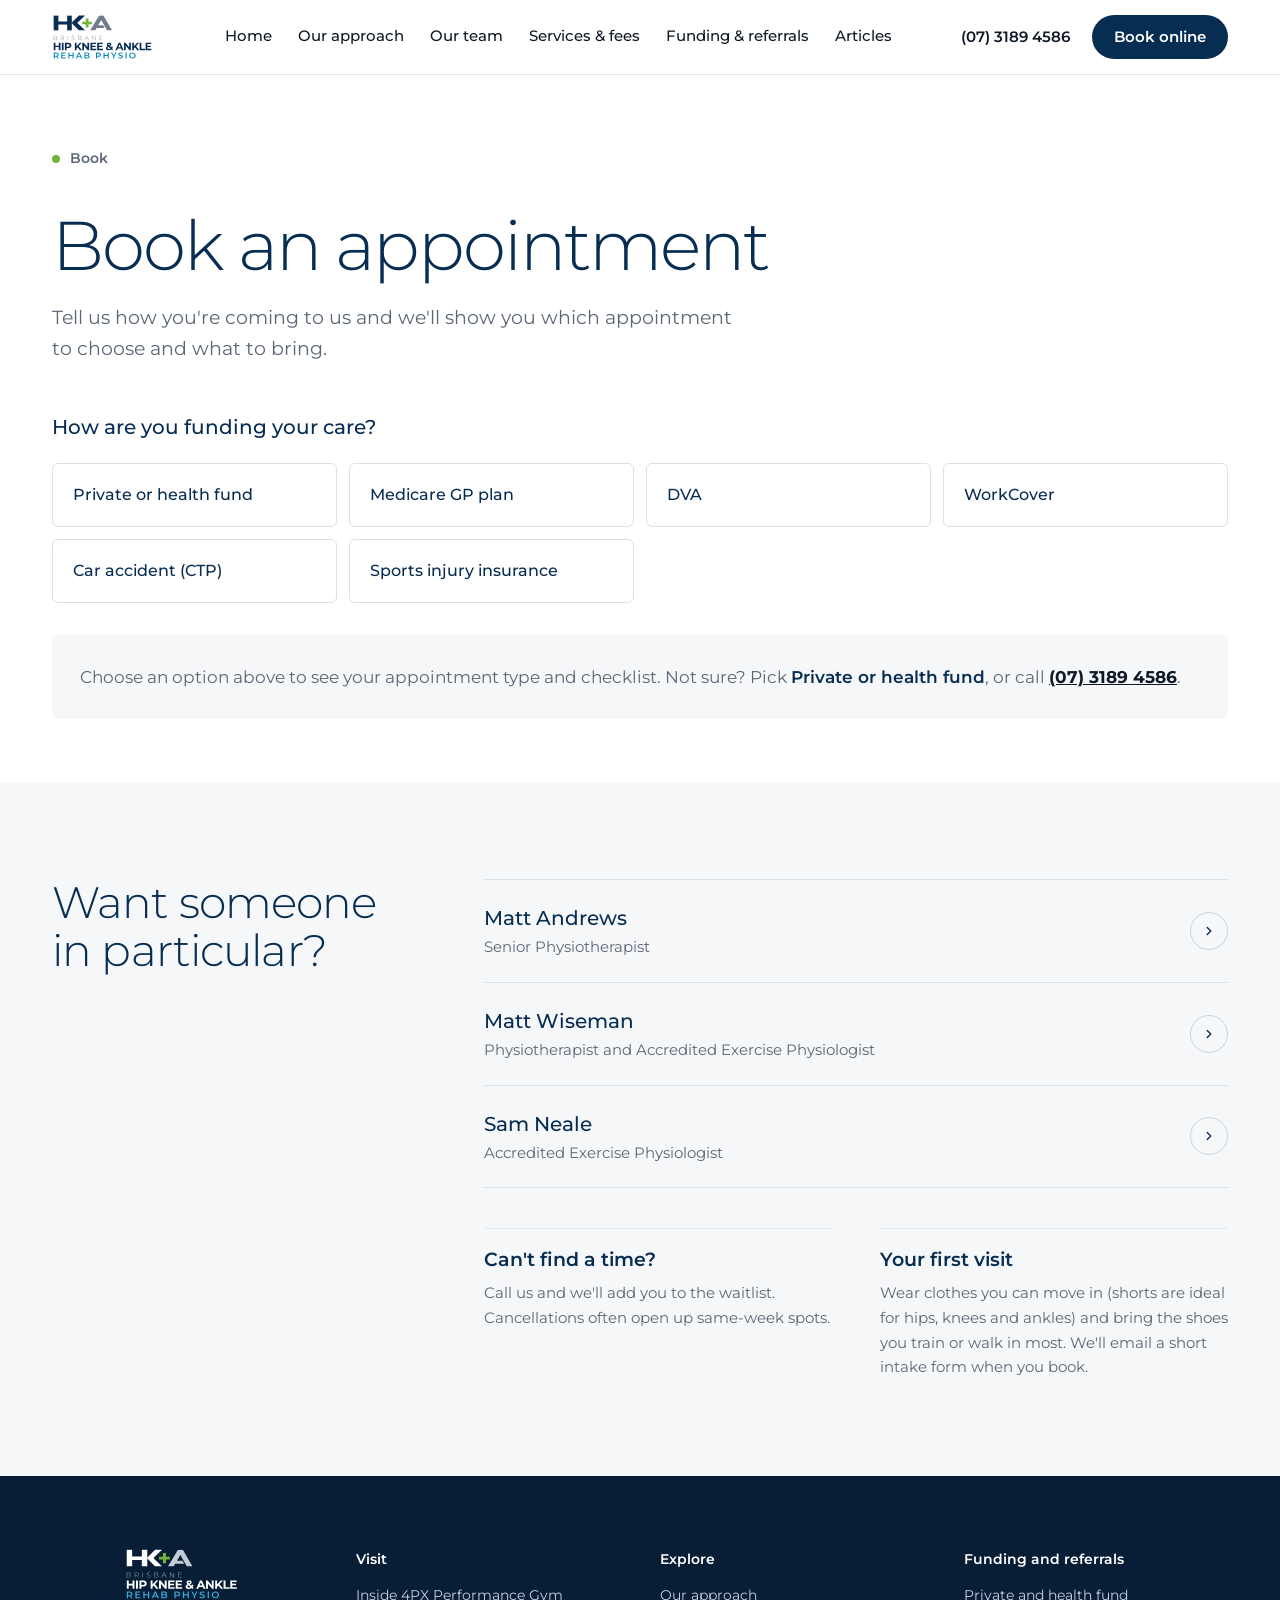
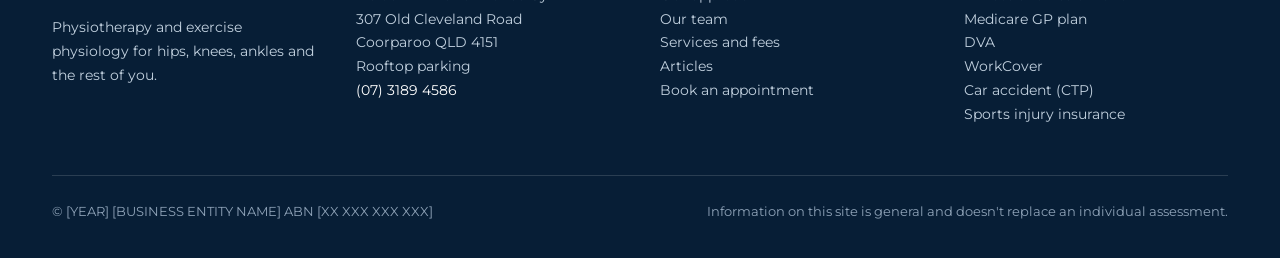
<file: book.html>
<!doctype html>
<html lang="en-AU">
<head>
<meta charset="utf-8">
<meta name="viewport" content="width=device-width, initial-scale=1">
<title>Book an appointment — Brisbane Hip Knee &amp; Ankle Rehab Physio</title>
<meta name="description" content="Physiotherapy and exercise physiology for hip, knee and ankle injuries, surgery and arthritis. Inside 4PX, 307 Old Cleveland Road, Coorparoo, Brisbane.">
<link rel="icon" href="icon.png">
<link rel="preconnect" href="https://fonts.googleapis.com">
<link rel="preconnect" href="https://fonts.gstatic.com" crossorigin>
<link rel="stylesheet" href="https://fonts.googleapis.com/css2?family=Montserrat:wght@300;400;500;600;700&display=swap">
<link rel="stylesheet" href="styles.css">
</head>
<body>
<header class="site-header"><div class="wrap hdr">
<a class="logo" href="index.html"><img src="logo-wordmark.svg" alt="Brisbane Hip Knee &amp; Ankle Rehab Physio — home" width="104" height="46"></a>
<nav class="nav" aria-label="Main"><a href="index.html">Home</a><a href="about.html">Our approach</a><a href="team.html">Our team</a><a href="services.html">Services &amp; fees</a><a href="funding.html">Funding &amp; referrals</a><a href="articles.html">Articles</a></nav>
<div class="hdr-cta"><a class="tel" href="tel:0731894586">(07) 3189 4586</a><a class="btn btn-sm" href="book.html">Book online</a></div>
</div></header>
<main>
<section class="page-hero"><div class="wrap stack" style="gap:22px"><p class="crumb"><span class="dot"></span>Book</p><h1 class="h1">Book an appointment</h1><p class="lead">Tell us how you're coming to us and we'll show you which appointment to choose and what to bring.</p>
<div style="margin-top:28px"><h2 class="h3" style="font-size:20px;font-weight:500">How are you funding your care?</h2><div id="booker"></div>
<script>
(function(){
  var list=[
    {label:'Private or health fund',appt:'Physiotherapy initial consultation (or Exercise physiology initial assessment)',bring:['Health fund card, if you are claiming','Any scans, surgery notes or letters you have'],note:'No referral needed. Your health fund rebate is claimed on the spot.',guide:'private-health.html'},
    {label:'Medicare GP plan',appt:'Medicare GP plan initial consultation',bring:['Referral from your GP under a chronic condition management plan','Medicare card'],note:'Medicare rebates up to 5 allied health sessions per calendar year, shared across all allied health on your plan.',guide:'medicare.html'},
    {label:'DVA',appt:'DVA initial consultation',bring:['Veteran Gold or White Card','Your referral, or ask your GP to send it to us'],note:'There is no gap to pay. White Card holders are covered for accepted conditions only.',guide:'dva.html'},
    {label:'WorkCover',appt:'WorkCover initial consultation',bring:['Claim number','Work capacity certificate','Employer and case manager details'],note:'Once your claim is accepted, your first five physio consultations are pre-approved.',guide:'workcover.html'},
    {label:'Car accident (CTP)',appt:'CTP initial consultation',bring:['CTP claim number','Insurer name and claims officer contact','Medical certificate'],note:'Once the insurer approves treatment, we bill them directly.',guide:'ctp.html'},
    {label:'Sports injury insurance',appt:'Sports injury initial consultation',bring:['Your club insurance claim form','Health fund card'],note:'Pay on the day and claim your health fund, then claim part of the remaining gap from the sports insurer.',guide:'sports-insurance.html'}
  ];
  var picked=null, root=document.getElementById('booker');
  var tick='<svg aria-hidden="true" width="20" height="20" viewBox="0 0 24 24" fill="none" stroke="#4E8A1E" stroke-width="2.6" stroke-linecap="round" stroke-linejoin="round" style="flex: none; margin-top: 3px"><path d="M20 6 9 17l-5-5"></path></svg>';
  function esc(s){return s.replace(/&/g,'&amp;').replace(/</g,'&lt;')}
  function render(){
    var h='<div role="group" aria-label="Funding pathway" class="picker">';
    list.forEach(function(p,i){var on=i===picked;
      h+='<button type="button" class="pick" data-i="'+i+'" aria-pressed="'+on+'">'+esc(p.label)+'</button>';});
    h+='</div><div aria-live="polite">';
    if(picked===null){h+='<div class="empty">Choose an option above to see your appointment type and checklist. Not sure? Pick <strong style="color: #072D52; font-weight: 600">Private or health fund</strong>, or call <a href="tel:0731894586" style="font-weight: 700">(07) 3189 4586</a>.</div>';}
    else{var s=list[picked];
      h+='<div class="result"><div class="result-main"><div><p style="margin: 0; font-size: 15px; color: #4A5A6C">In online booking, choose</p><p style="margin: 2px 0 0; font-size: 24px; line-height: 1.3; font-weight: 400; color: #072D52">'+esc(s.appt)+'</p></div><div><h3 class="h3">Bring with you</h3><ul class="ticks">';
      s.bring.forEach(function(b){h+='<li>'+esc(b)+'</li>';});
      h+='</ul></div><p style="padding: 14px 18px; border-radius: 6px; background: #F5F7F9; color: #5B6775">'+esc(s.note)+'</p></div><div class="result-side"><a class="btn btn-block" href="#online-booking">Continue to online booking</a><a class="btn btn-ghost btn-block" href="tel:0731894586">Call (07) 3189 4586</a><a class="textlink" href="'+s.guide+'" style="text-align: center; padding: 8px 0">Read the full guide</a></div></div>';}
    h+='</div>'; root.innerHTML=h;
    root.querySelectorAll('button[data-i]').forEach(function(b){b.addEventListener('click',function(){picked=+b.getAttribute('data-i');render();var f=root.querySelector('button[data-i="'+picked+'"]');if(f)f.focus();});});
  }
  render();
})();
</script></div></div></section>
<section class="sec tint"><div class="wrap two-col"><div class="side"><h2 class="h2">Want someone in particular?</h2></div><div class="main stack" style="gap:40px">
<ul class="rows">
<li><a class="row-link" href="#online-booking"><span class="row-main"><span class="row-title">Matt Andrews</span><span class="row-sub">Senior Physiotherapist</span></span><span class="chev" aria-hidden="true"><svg width="14" height="14" viewBox="0 0 24 24" fill="none" stroke="#072D52" stroke-width="2.4" stroke-linecap="round" stroke-linejoin="round"><path d="m9 6 6 6-6 6"></path></svg></span></a></li>
<li><a class="row-link" href="#online-booking"><span class="row-main"><span class="row-title">Matt Wiseman</span><span class="row-sub">Physiotherapist and Accredited Exercise Physiologist</span></span><span class="chev" aria-hidden="true"><svg width="14" height="14" viewBox="0 0 24 24" fill="none" stroke="#072D52" stroke-width="2.4" stroke-linecap="round" stroke-linejoin="round"><path d="m9 6 6 6-6 6"></path></svg></span></a></li>
<li><a class="row-link" href="#online-booking"><span class="row-main"><span class="row-title">Sam Neale</span><span class="row-sub">Accredited Exercise Physiologist</span></span><span class="chev" aria-hidden="true"><svg width="14" height="14" viewBox="0 0 24 24" fill="none" stroke="#072D52" stroke-width="2.4" stroke-linecap="round" stroke-linejoin="round"><path d="m9 6 6 6-6 6"></path></svg></span></a></li>
</ul>
<div class="grid-2"><div class="item"><h3 class="h3">Can't find a time?</h3><p>Call us and we'll add you to the waitlist. Cancellations often open up same-week spots.</p></div><div class="item"><h3 class="h3">Your first visit</h3><p>Wear clothes you can move in (shorts are ideal for hips, knees and ankles) and bring the shoes you train or walk in most. We'll email a short intake form when you book.</p></div></div>
</div></div></section>
</main>
<footer class="site-footer"><div class="wrap ftr"><div class="ftr-grid">
<div class="stack"><img src="logo-wordmark-reversed.svg" alt="Brisbane Hip Knee &amp; Ankle Rehab Physio" width="118" height="52"><p>Physiotherapy and exercise physiology for hips, knees, ankles and the rest of you.</p></div>
<div><h2>Visit</h2><p>Inside 4PX Performance Gym<br>307 Old Cleveland Road<br>Coorparoo QLD 4151<br>Rooftop parking<br><a href="tel:0731894586" style="color:#fff">(07) 3189 4586</a></p></div>
<div><h2>Explore</h2><ul><li><a href="about.html">Our approach</a></li><li><a href="team.html">Our team</a></li><li><a href="services.html">Services and fees</a></li><li><a href="articles.html">Articles</a></li><li><a href="book.html">Book an appointment</a></li></ul></div>
<div><h2>Funding and referrals</h2><ul><li><a href="private-health.html">Private and health fund</a></li><li><a href="medicare.html">Medicare GP plan</a></li><li><a href="dva.html">DVA</a></li><li><a href="workcover.html">WorkCover</a></li><li><a href="ctp.html">Car accident (CTP)</a></li><li><a href="sports-insurance.html">Sports injury insurance</a></li></ul></div>
</div><div class="ftr-bottom"><span>© [YEAR] [BUSINESS ENTITY NAME] ABN [XX XXX XXX XXX]</span><span>Information on this site is general and doesn't replace an individual assessment.</span></div></div></footer>

</body>
</html>
</file>
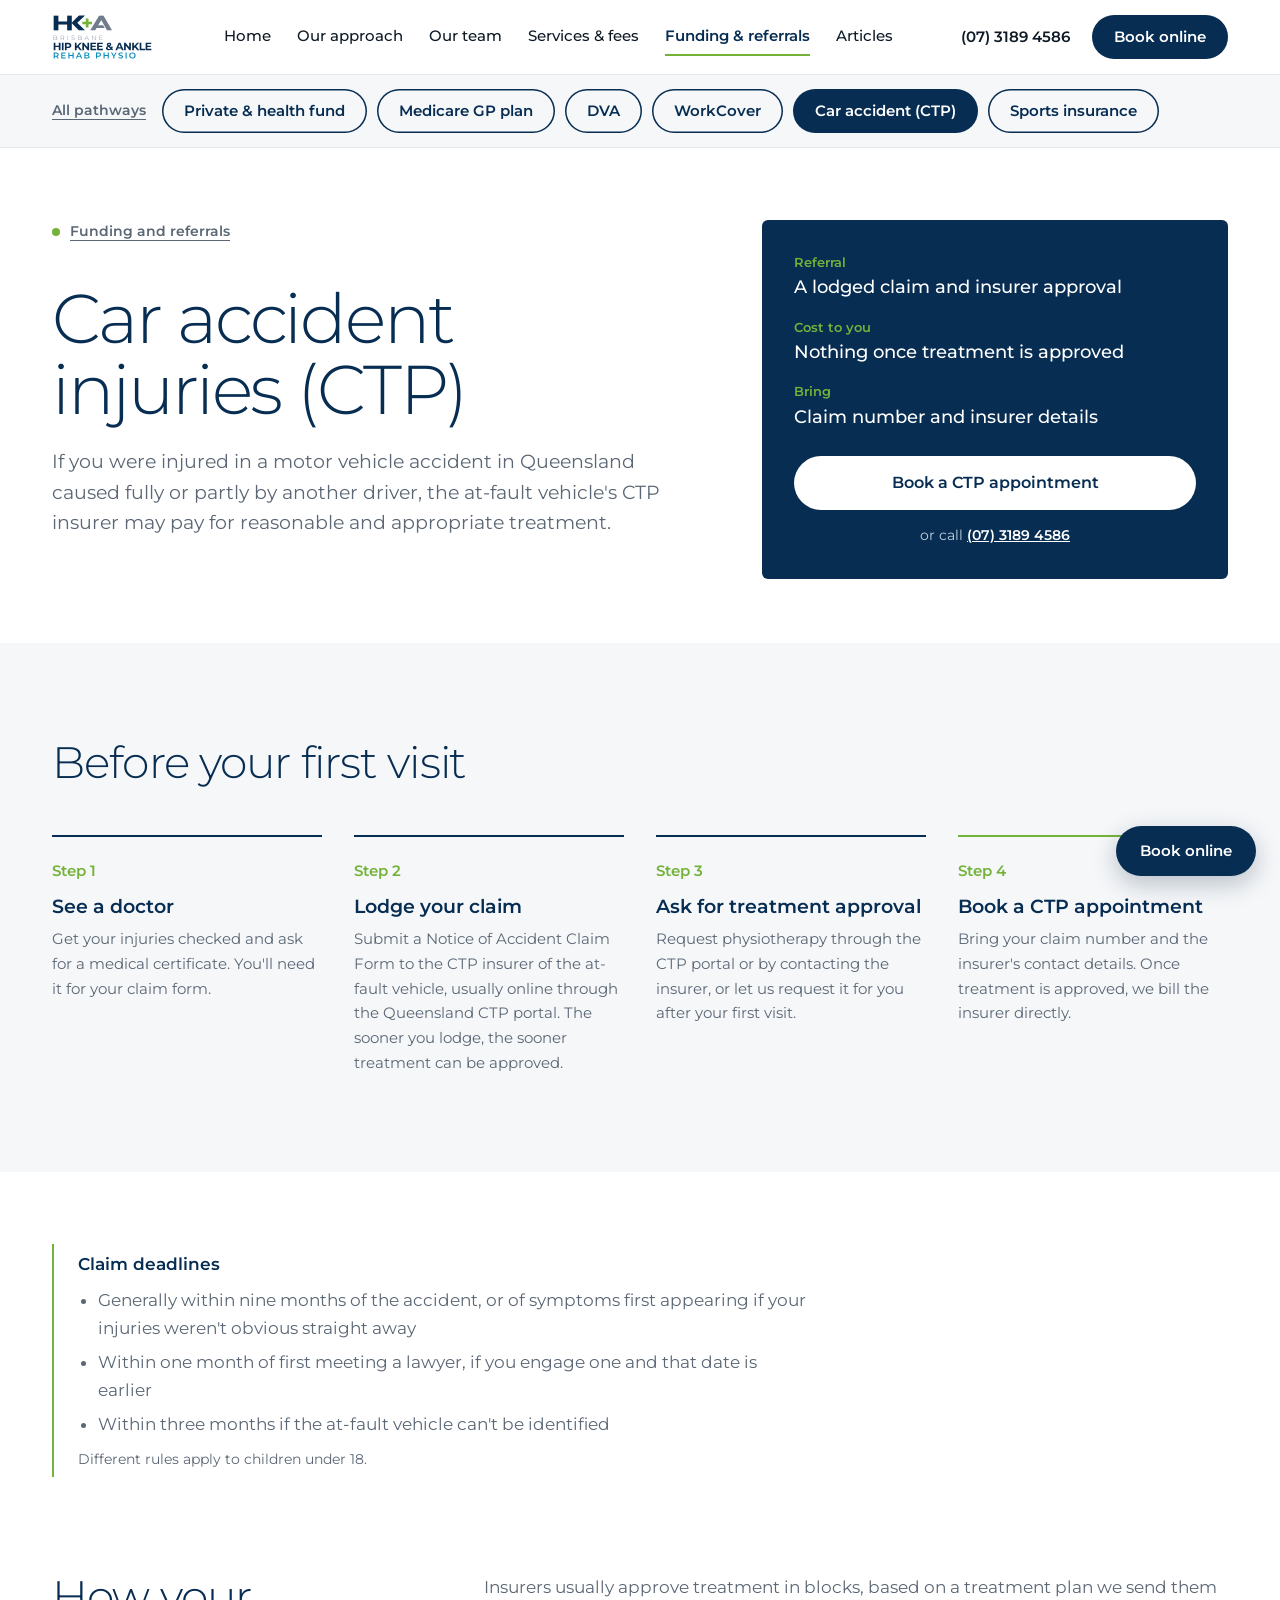
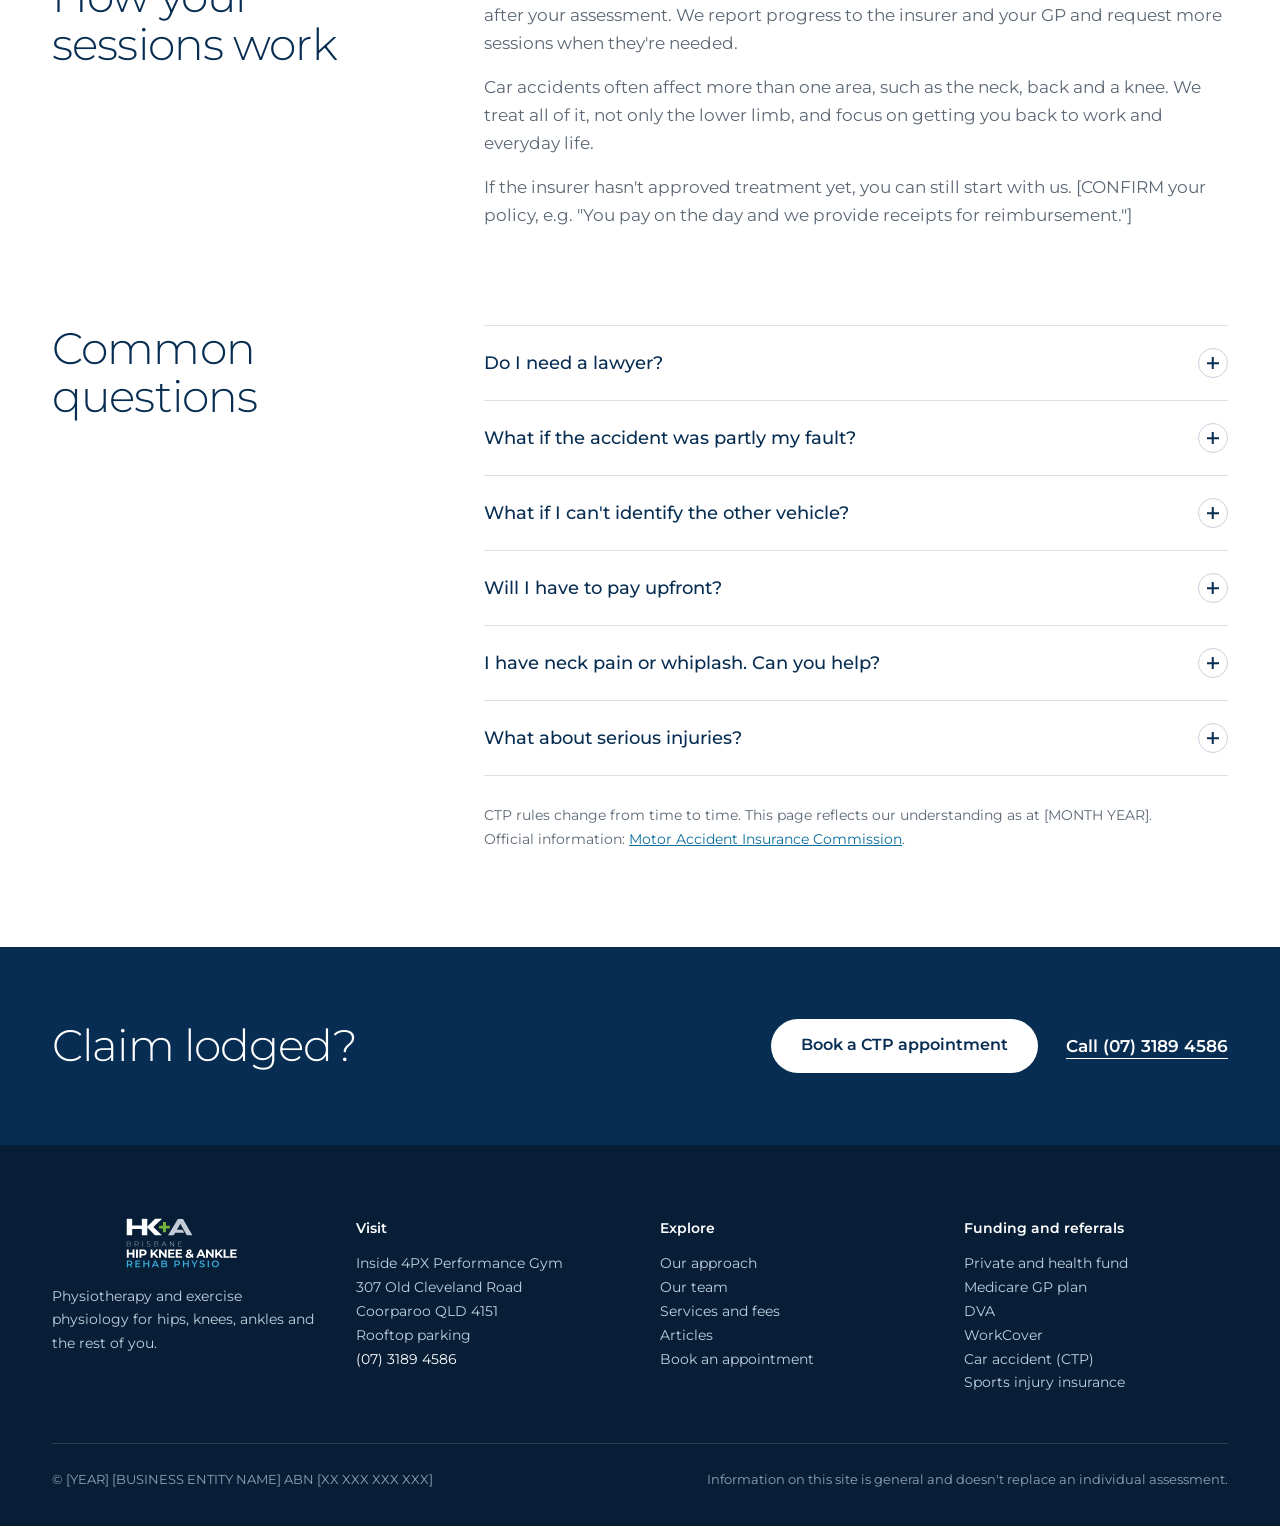
<file: ctp.html>
<!doctype html>
<html lang="en-AU">
<head>
<meta charset="utf-8">
<meta name="viewport" content="width=device-width, initial-scale=1">
<title>Car accident injuries (CTP) — Brisbane Hip Knee &amp; Ankle Rehab Physio</title>
<meta name="description" content="Physiotherapy and exercise physiology for hip, knee and ankle injuries, surgery and arthritis. Inside 4PX, 307 Old Cleveland Road, Coorparoo, Brisbane.">
<link rel="icon" href="icon.png">
<link rel="preconnect" href="https://fonts.googleapis.com">
<link rel="preconnect" href="https://fonts.gstatic.com" crossorigin>
<link rel="stylesheet" href="https://fonts.googleapis.com/css2?family=Montserrat:wght@300;400;500;600;700&display=swap">
<link rel="stylesheet" href="styles.css">
</head>
<body>
<header class="site-header"><div class="wrap hdr">
<a class="logo" href="index.html"><img src="logo-wordmark.svg" alt="Brisbane Hip Knee &amp; Ankle Rehab Physio — home" width="104" height="46"></a>
<nav class="nav" aria-label="Main"><a href="index.html">Home</a><a href="about.html">Our approach</a><a href="team.html">Our team</a><a href="services.html">Services &amp; fees</a><a href="funding.html" aria-current="page">Funding &amp; referrals</a><a href="articles.html">Articles</a></nav>
<div class="hdr-cta"><a class="tel" href="tel:0731894586">(07) 3189 4586</a><a class="btn btn-sm" href="book.html">Book online</a></div>
</div></header>
<main>
<div class="tint" style="border-bottom:1px solid var(--line)"><div class="wrap pathbar"><a href="funding.html" class="small" style="font-weight:600;color:var(--muted);margin-right:6px;text-underline-offset:4px">All pathways</a><a class="btn btn-sm btn-ghost" href="private-health.html">Private & health fund</a><a class="btn btn-sm btn-ghost" href="medicare.html">Medicare GP plan</a><a class="btn btn-sm btn-ghost" href="dva.html">DVA</a><a class="btn btn-sm btn-ghost" href="workcover.html">WorkCover</a><a class="btn btn-sm " href="ctp.html" aria-current="page">Car accident (CTP)</a><a class="btn btn-sm btn-ghost" href="sports-insurance.html">Sports insurance</a></div></div>
<section class="page-hero"><div class="wrap split">
<div class="split-main"><p class="crumb"><span class="dot"></span><a href="funding.html">Funding and referrals</a></p><h1 class="h1">Car accident injuries (CTP)</h1><p class="lead">If you were injured in a motor vehicle accident in Queensland caused fully or partly by another driver, the at-fault vehicle's CTP insurer may pay for reasonable and appropriate treatment.</p></div>
<aside class="facts" aria-label="Key facts"><dl><div><dt>Referral</dt><dd>A lodged claim and insurer approval</dd></div><div><dt>Cost to you</dt><dd>Nothing once treatment is approved</dd></div><div><dt>Bring</dt><dd>Claim number and insurer details</dd></div></dl><a class="btn btn-light btn-block" href="book.html">Book a CTP appointment</a><p class="facts-call">or call <a href="tel:0731894586">(07) 3189 4586</a></p></aside>
</div></section>
<section class="sec tint"><div class="wrap"><h2 class="h2">Before your first visit</h2><ol class="steps"><li><p class="label">Step 1</p><h3 class="h3">See a doctor</h3><p>Get your injuries checked and ask for a medical certificate. You'll need it for your claim form.</p></li><li><p class="label">Step 2</p><h3 class="h3">Lodge your claim</h3><p>Submit a Notice of Accident Claim Form to the CTP insurer of the at-fault vehicle, usually online through the Queensland CTP portal. The sooner you lodge, the sooner treatment can be approved.</p></li><li><p class="label">Step 3</p><h3 class="h3">Ask for treatment approval</h3><p>Request physiotherapy through the CTP portal or by contacting the insurer, or let us request it for you after your first visit.</p></li><li><p class="label">Step 4</p><h3 class="h3">Book a CTP appointment</h3><p>Bring your claim number and the insurer's contact details. Once treatment is approved, we bill the insurer directly.</p></li></ol></div></section>
<section class="sec-tight" style="padding-bottom:0"><div class="wrap"><div class="callout" style="max-width:760px"><h2>Claim deadlines</h2><ul><li>Generally within nine months of the accident, or of symptoms first appearing if your injuries weren't obvious straight away</li><li>Within one month of first meeting a lawyer, if you engage one and that date is earlier</li><li>Within three months if the at-fault vehicle can't be identified</li></ul><p class="small muted" style="margin-top:10px">Different rules apply to children under 18.</p></div></div></section>
<section class="sec"><div class="wrap two-col"><div class="side"><h2 class="h2">How your sessions work</h2></div><div class="main prose-sm"><p>Insurers usually approve treatment in blocks, based on a treatment plan we send them after your assessment. We report progress to the insurer and your GP and request more sessions when they're needed.</p><p>Car accidents often affect more than one area, such as the neck, back and a knee. We treat all of it, not only the lower limb, and focus on getting you back to work and everyday life.</p><p>If the insurer hasn't approved treatment yet, you can still start with us. [CONFIRM your policy, e.g. "You pay on the day and we provide receipts for reimbursement."]</p></div></div></section>
<section class="sec" style="padding-top:0"><div class="wrap two-col"><div class="side"><h2 class="h2">Common questions</h2></div><div class="main"><div class="faq"><details><summary>Do I need a lawyer?<span class="pm" aria-hidden="true"></span></summary><div class="ans">No. You can deal directly with the insurer. Some people choose legal advice if their claim is complex or disputed.</div></details><details><summary>What if the accident was partly my fault?<span class="pm" aria-hidden="true"></span></summary><div class="ans">You may still be able to claim, though any compensation may be reduced. If you were entirely at fault, or no one was at fault (for example, a single-vehicle accident), CTP generally won't cover treatment.</div></details><details><summary>What if I can't identify the other vehicle?<span class="pm" aria-hidden="true"></span></summary><div class="ans">The claim goes to the Nominal Defendant, which acts as the insurer for uninsured and unidentified vehicles. The claim form must be lodged within three months of the accident.</div></details><details><summary>Will I have to pay upfront?<span class="pm" aria-hidden="true"></span></summary><div class="ans">Not for treatment the insurer has approved. Before approval, [CONFIRM your policy].</div></details><details><summary>I have neck pain or whiplash. Can you help?<span class="pm" aria-hidden="true"></span></summary><div class="ans">Yes. Neck and back injuries are common after car accidents, and our physios treat them.</div></details><details><summary>What about serious injuries?<span class="pm" aria-hidden="true"></span></summary><div class="ans">People with eligible serious injuries from Queensland road accidents may be supported by the National Injury Insurance Scheme Queensland (NIISQ), regardless of fault. [CONFIRM whether you'll register as a NIISQ provider.]</div></details></div><p class="note">CTP rules change from time to time. This page reflects our understanding as at [MONTH YEAR]. Official information: <a href="https://maic.qld.gov.au">Motor Accident Insurance Commission</a>.</p></div></div></section>
<section class="band sec-tight"><div class="wrap" style="display:flex;flex-wrap:wrap;justify-content:space-between;align-items:center;gap:24px 48px">
<div><h2 class="h2">Claim lodged?</h2></div>
<div class="btns"><a class="btn btn-light" href="book.html">Book a CTP appointment</a><a class="textlink light" href="tel:0731894586">Call (07) 3189 4586</a></div></div></section>
</main>
<footer class="site-footer"><div class="wrap ftr"><div class="ftr-grid">
<div class="stack"><img src="logo-wordmark-reversed.svg" alt="Brisbane Hip Knee &amp; Ankle Rehab Physio" width="118" height="52"><p>Physiotherapy and exercise physiology for hips, knees, ankles and the rest of you.</p></div>
<div><h2>Visit</h2><p>Inside 4PX Performance Gym<br>307 Old Cleveland Road<br>Coorparoo QLD 4151<br>Rooftop parking<br><a href="tel:0731894586" style="color:#fff">(07) 3189 4586</a></p></div>
<div><h2>Explore</h2><ul><li><a href="about.html">Our approach</a></li><li><a href="team.html">Our team</a></li><li><a href="services.html">Services and fees</a></li><li><a href="articles.html">Articles</a></li><li><a href="book.html">Book an appointment</a></li></ul></div>
<div><h2>Funding and referrals</h2><ul><li><a href="private-health.html">Private and health fund</a></li><li><a href="medicare.html">Medicare GP plan</a></li><li><a href="dva.html">DVA</a></li><li><a href="workcover.html">WorkCover</a></li><li><a href="ctp.html">Car accident (CTP)</a></li><li><a href="sports-insurance.html">Sports injury insurance</a></li></ul></div>
</div><div class="ftr-bottom"><span>© [YEAR] [BUSINESS ENTITY NAME] ABN [XX XXX XXX XXX]</span><span>Information on this site is general and doesn't replace an individual assessment.</span></div></div></footer>
<a class="fab" href="book.html">Book online</a>
</body>
</html>
</file>
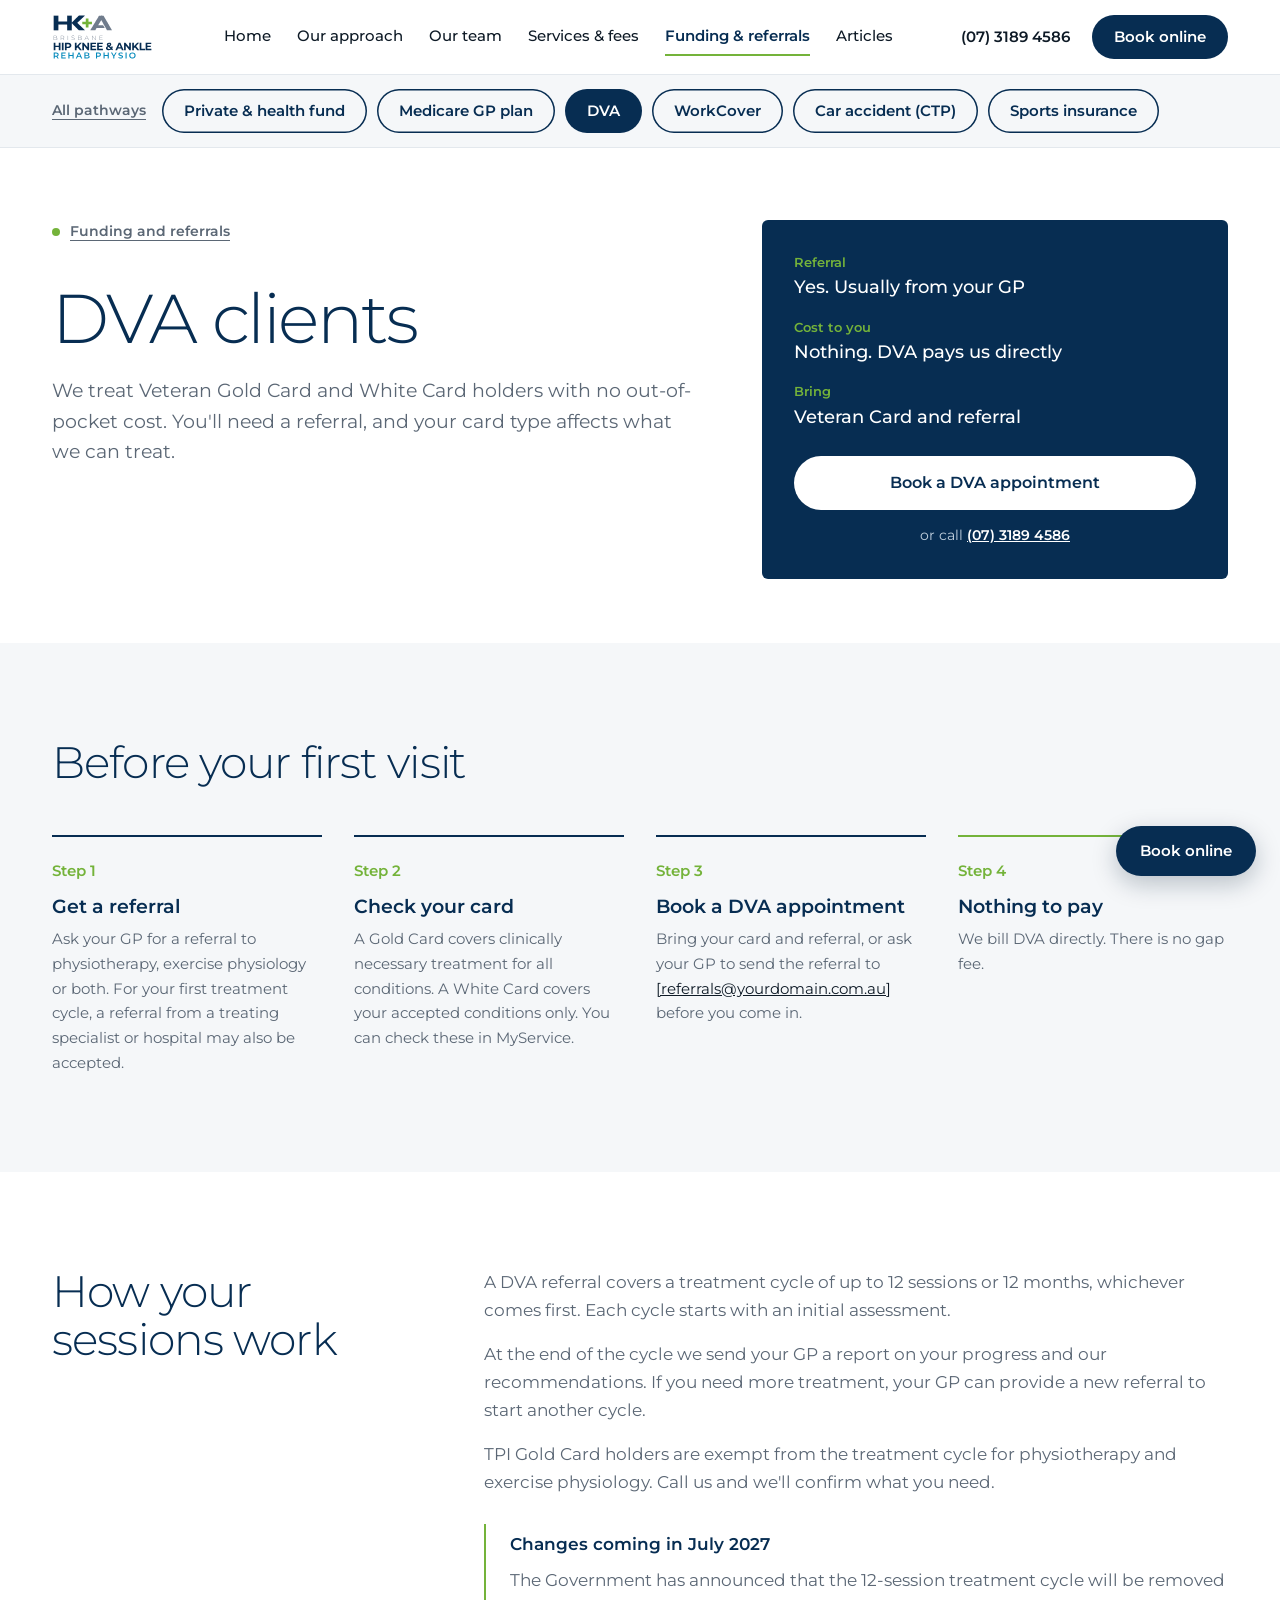
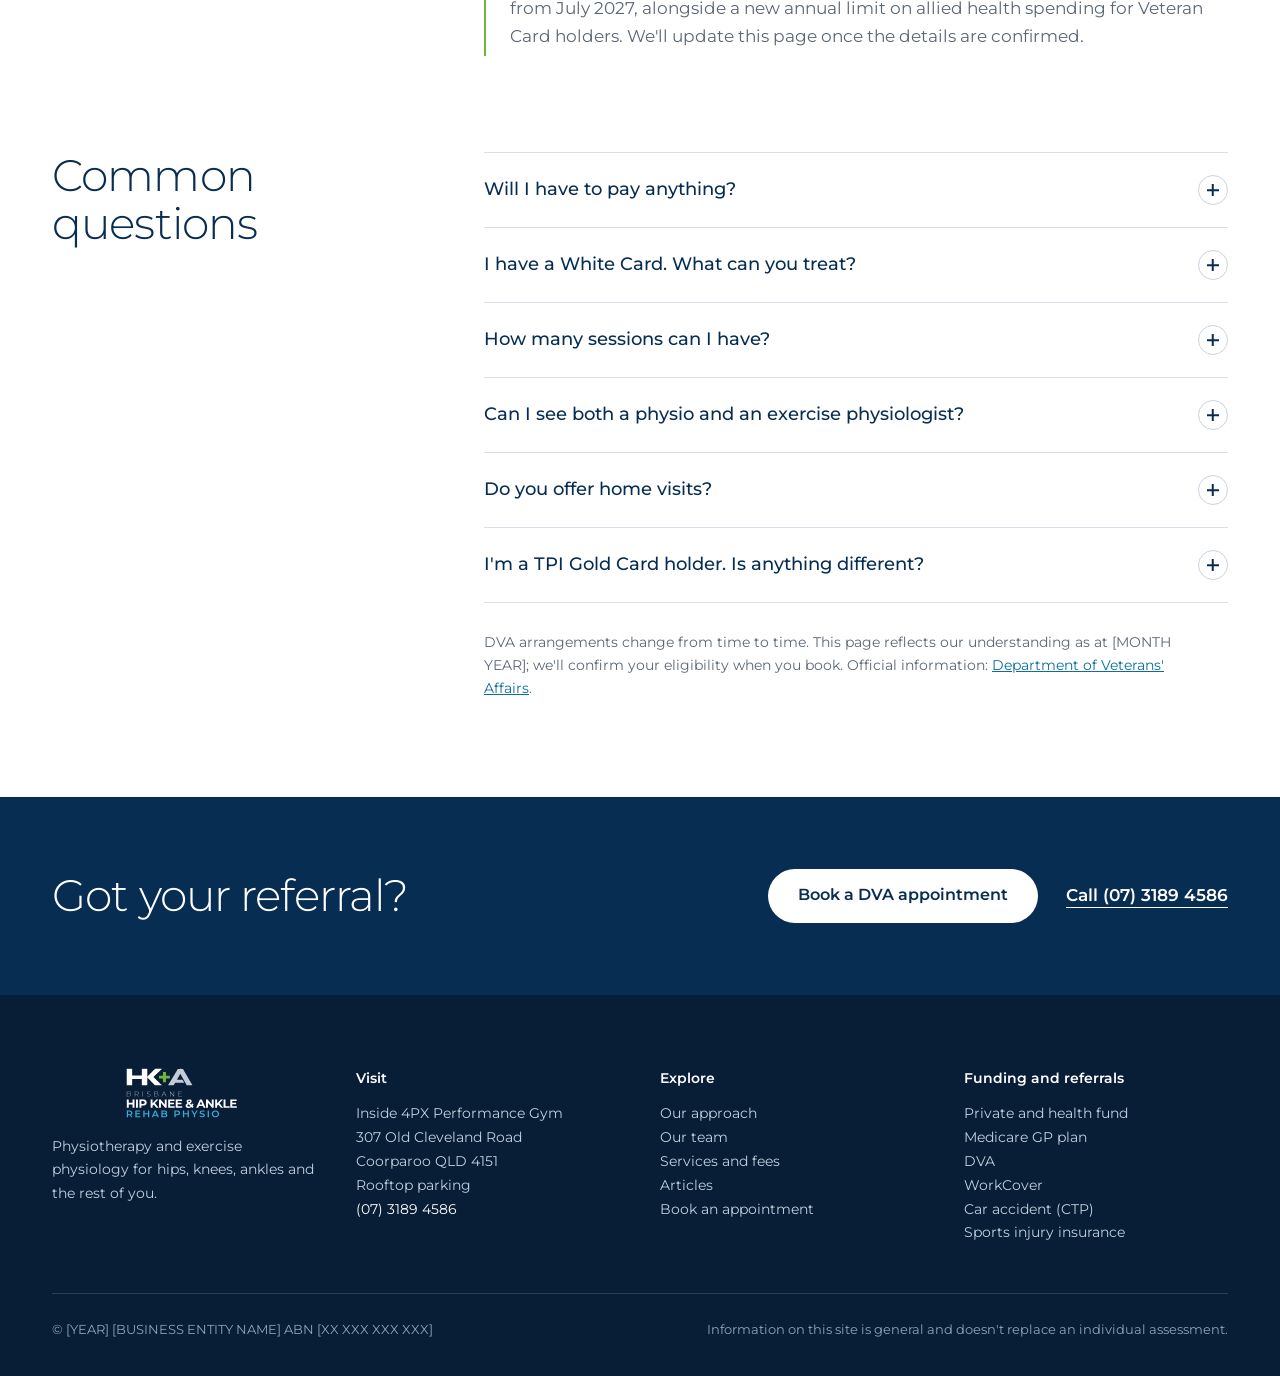
<file: dva.html>
<!doctype html>
<html lang="en-AU">
<head>
<meta charset="utf-8">
<meta name="viewport" content="width=device-width, initial-scale=1">
<title>DVA clients — Brisbane Hip Knee &amp; Ankle Rehab Physio</title>
<meta name="description" content="Physiotherapy and exercise physiology for hip, knee and ankle injuries, surgery and arthritis. Inside 4PX, 307 Old Cleveland Road, Coorparoo, Brisbane.">
<link rel="icon" href="icon.png">
<link rel="preconnect" href="https://fonts.googleapis.com">
<link rel="preconnect" href="https://fonts.gstatic.com" crossorigin>
<link rel="stylesheet" href="https://fonts.googleapis.com/css2?family=Montserrat:wght@300;400;500;600;700&display=swap">
<link rel="stylesheet" href="styles.css">
</head>
<body>
<header class="site-header"><div class="wrap hdr">
<a class="logo" href="index.html"><img src="logo-wordmark.svg" alt="Brisbane Hip Knee &amp; Ankle Rehab Physio — home" width="104" height="46"></a>
<nav class="nav" aria-label="Main"><a href="index.html">Home</a><a href="about.html">Our approach</a><a href="team.html">Our team</a><a href="services.html">Services &amp; fees</a><a href="funding.html" aria-current="page">Funding &amp; referrals</a><a href="articles.html">Articles</a></nav>
<div class="hdr-cta"><a class="tel" href="tel:0731894586">(07) 3189 4586</a><a class="btn btn-sm" href="book.html">Book online</a></div>
</div></header>
<main>
<div class="tint" style="border-bottom:1px solid var(--line)"><div class="wrap pathbar"><a href="funding.html" class="small" style="font-weight:600;color:var(--muted);margin-right:6px;text-underline-offset:4px">All pathways</a><a class="btn btn-sm btn-ghost" href="private-health.html">Private & health fund</a><a class="btn btn-sm btn-ghost" href="medicare.html">Medicare GP plan</a><a class="btn btn-sm " href="dva.html" aria-current="page">DVA</a><a class="btn btn-sm btn-ghost" href="workcover.html">WorkCover</a><a class="btn btn-sm btn-ghost" href="ctp.html">Car accident (CTP)</a><a class="btn btn-sm btn-ghost" href="sports-insurance.html">Sports insurance</a></div></div>
<section class="page-hero"><div class="wrap split">
<div class="split-main"><p class="crumb"><span class="dot"></span><a href="funding.html">Funding and referrals</a></p><h1 class="h1">DVA clients</h1><p class="lead">We treat Veteran Gold Card and White Card holders with no out-of-pocket cost. You'll need a referral, and your card type affects what we can treat.</p></div>
<aside class="facts" aria-label="Key facts"><dl><div><dt>Referral</dt><dd>Yes. Usually from your GP</dd></div><div><dt>Cost to you</dt><dd>Nothing. DVA pays us directly</dd></div><div><dt>Bring</dt><dd>Veteran Card and referral</dd></div></dl><a class="btn btn-light btn-block" href="book.html">Book a DVA appointment</a><p class="facts-call">or call <a href="tel:0731894586">(07) 3189 4586</a></p></aside>
</div></section>
<section class="sec tint"><div class="wrap"><h2 class="h2">Before your first visit</h2><ol class="steps"><li><p class="label">Step 1</p><h3 class="h3">Get a referral</h3><p>Ask your GP for a referral to physiotherapy, exercise physiology or both. For your first treatment cycle, a referral from a treating specialist or hospital may also be accepted.</p></li><li><p class="label">Step 2</p><h3 class="h3">Check your card</h3><p>A Gold Card covers clinically necessary treatment for all conditions. A White Card covers your accepted conditions only. You can check these in MyService.</p></li><li><p class="label">Step 3</p><h3 class="h3">Book a DVA appointment</h3><p>Bring your card and referral, or ask your GP to send the referral to <a href="mailto:referrals@example.com">[referrals@yourdomain.com.au]</a> before you come in.</p></li><li><p class="label">Step 4</p><h3 class="h3">Nothing to pay</h3><p>We bill DVA directly. There is no gap fee.</p></li></ol></div></section>

<section class="sec"><div class="wrap two-col"><div class="side"><h2 class="h2">How your sessions work</h2></div><div class="main prose-sm"><p>A DVA referral covers a treatment cycle of up to 12 sessions or 12 months, whichever comes first. Each cycle starts with an initial assessment.</p><p>At the end of the cycle we send your GP a report on your progress and our recommendations. If you need more treatment, your GP can provide a new referral to start another cycle.</p><p>TPI Gold Card holders are exempt from the treatment cycle for physiotherapy and exercise physiology. Call us and we'll confirm what you need.</p><div class="callout" style="margin-top:12px"><h3>Changes coming in July 2027</h3><p>The Government has announced that the 12-session treatment cycle will be removed from July 2027, alongside a new annual limit on allied health spending for Veteran Card holders. We'll update this page once the details are confirmed.</p></div></div></div></section>
<section class="sec" style="padding-top:0"><div class="wrap two-col"><div class="side"><h2 class="h2">Common questions</h2></div><div class="main"><div class="faq"><details><summary>Will I have to pay anything?<span class="pm" aria-hidden="true"></span></summary><div class="ans">No. When we accept your Veteran Card, we accept DVA's fee as full payment, so there is no gap.</div></details><details><summary>I have a White Card. What can you treat?<span class="pm" aria-hidden="true"></span></summary><div class="ans">Conditions DVA has accepted for you. We'll check your accepted conditions before your first session. If your hip, knee or ankle problem isn't covered, we can see you privately instead.</div></details><details><summary>How many sessions can I have?<span class="pm" aria-hidden="true"></span></summary><div class="ans">Up to 12 per treatment cycle, or 12 months, whichever comes first. A new referral from your GP starts a new cycle if you need more.</div></details><details><summary>Can I see both a physio and an exercise physiologist?<span class="pm" aria-hidden="true"></span></summary><div class="ans">Yes, with a referral for each. They work from the same plan, so your rehab stays joined up.</div></details><details><summary>Do you offer home visits?<span class="pm" aria-hidden="true"></span></summary><div class="ans">[CONFIRM whether you'll offer home visits for DVA clients, and in which suburbs.]</div></details><details><summary>I'm a TPI Gold Card holder. Is anything different?<span class="pm" aria-hidden="true"></span></summary><div class="ans">Yes. The treatment cycle doesn't apply to physiotherapy or exercise physiology for TPI Gold Card holders. Call us and we'll confirm what to bring.</div></details></div><p class="note">DVA arrangements change from time to time. This page reflects our understanding as at [MONTH YEAR]; we'll confirm your eligibility when you book. Official information: <a href="https://www.dva.gov.au">Department of Veterans' Affairs</a>.</p></div></div></section>
<section class="band sec-tight"><div class="wrap" style="display:flex;flex-wrap:wrap;justify-content:space-between;align-items:center;gap:24px 48px">
<div><h2 class="h2">Got your referral?</h2></div>
<div class="btns"><a class="btn btn-light" href="book.html">Book a DVA appointment</a><a class="textlink light" href="tel:0731894586">Call (07) 3189 4586</a></div></div></section>
</main>
<footer class="site-footer"><div class="wrap ftr"><div class="ftr-grid">
<div class="stack"><img src="logo-wordmark-reversed.svg" alt="Brisbane Hip Knee &amp; Ankle Rehab Physio" width="118" height="52"><p>Physiotherapy and exercise physiology for hips, knees, ankles and the rest of you.</p></div>
<div><h2>Visit</h2><p>Inside 4PX Performance Gym<br>307 Old Cleveland Road<br>Coorparoo QLD 4151<br>Rooftop parking<br><a href="tel:0731894586" style="color:#fff">(07) 3189 4586</a></p></div>
<div><h2>Explore</h2><ul><li><a href="about.html">Our approach</a></li><li><a href="team.html">Our team</a></li><li><a href="services.html">Services and fees</a></li><li><a href="articles.html">Articles</a></li><li><a href="book.html">Book an appointment</a></li></ul></div>
<div><h2>Funding and referrals</h2><ul><li><a href="private-health.html">Private and health fund</a></li><li><a href="medicare.html">Medicare GP plan</a></li><li><a href="dva.html">DVA</a></li><li><a href="workcover.html">WorkCover</a></li><li><a href="ctp.html">Car accident (CTP)</a></li><li><a href="sports-insurance.html">Sports injury insurance</a></li></ul></div>
</div><div class="ftr-bottom"><span>© [YEAR] [BUSINESS ENTITY NAME] ABN [XX XXX XXX XXX]</span><span>Information on this site is general and doesn't replace an individual assessment.</span></div></div></footer>
<a class="fab" href="book.html">Book online</a>
</body>
</html>
</file>
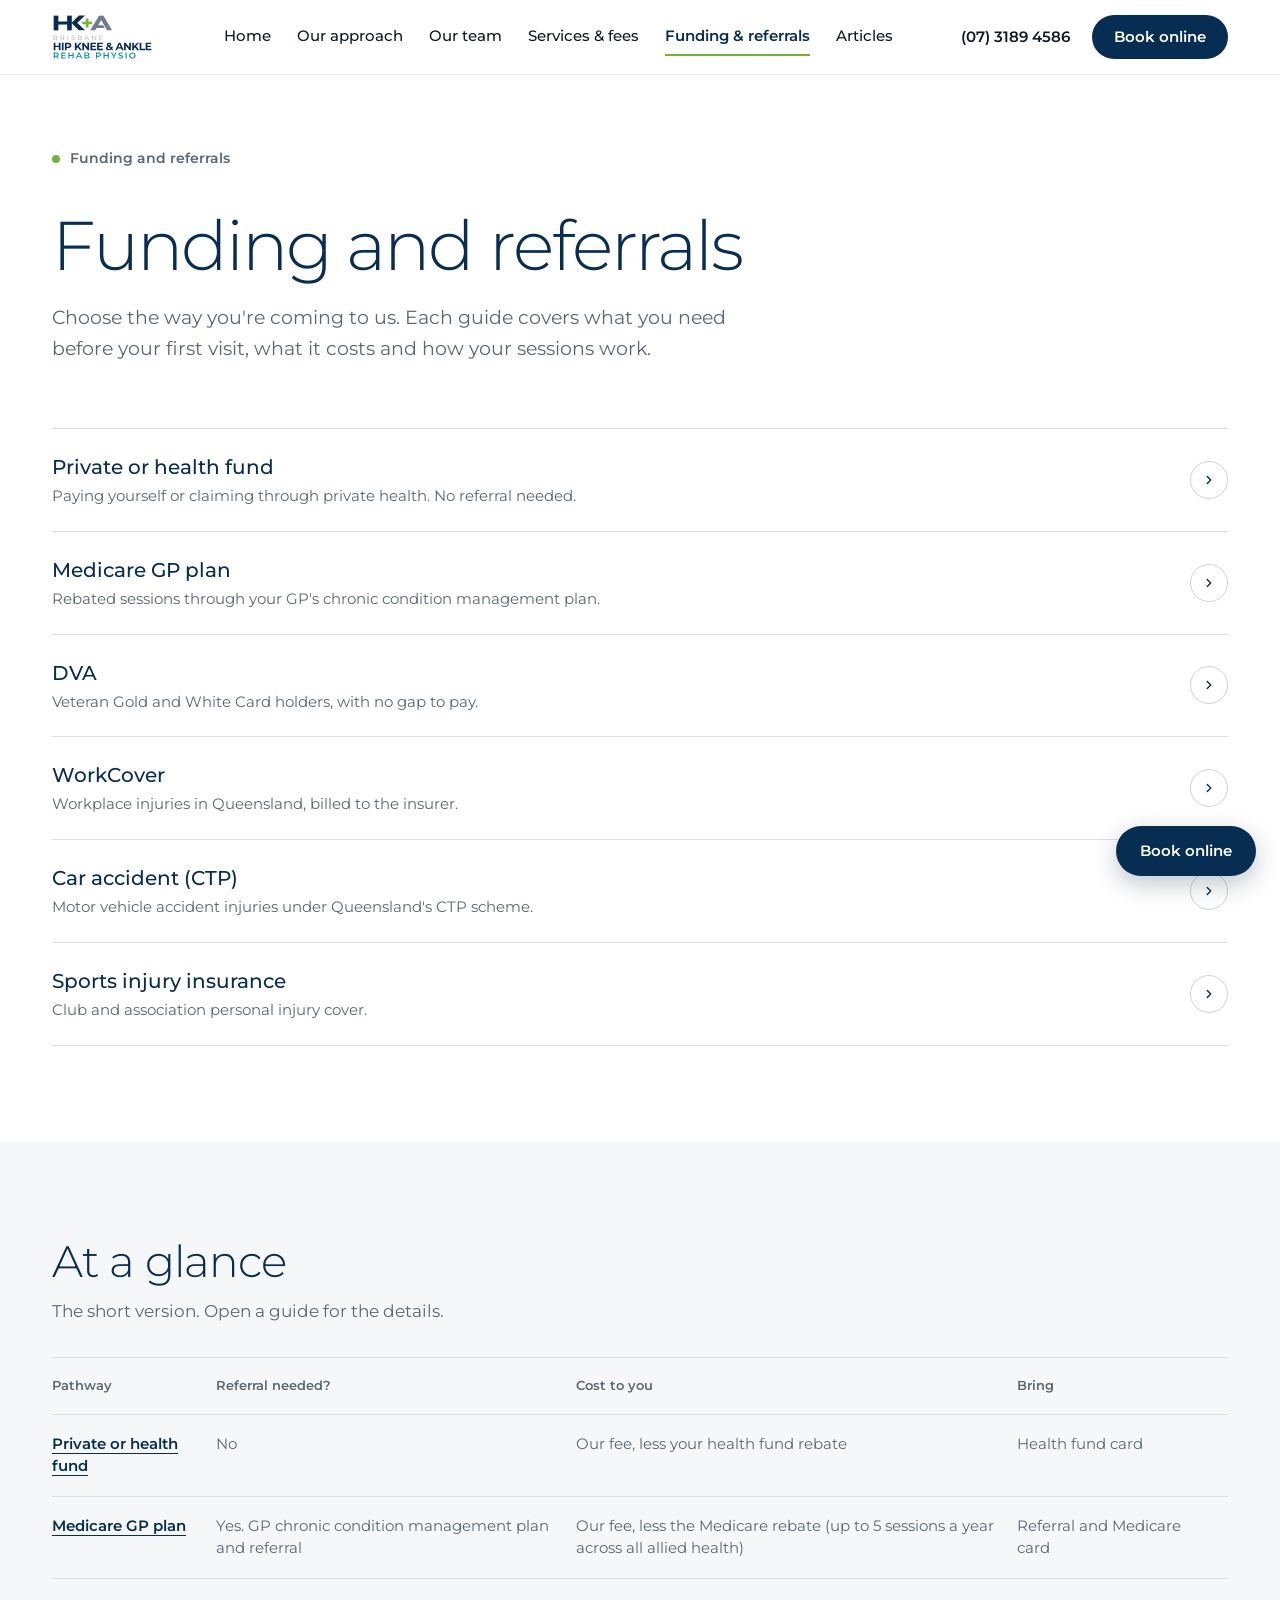
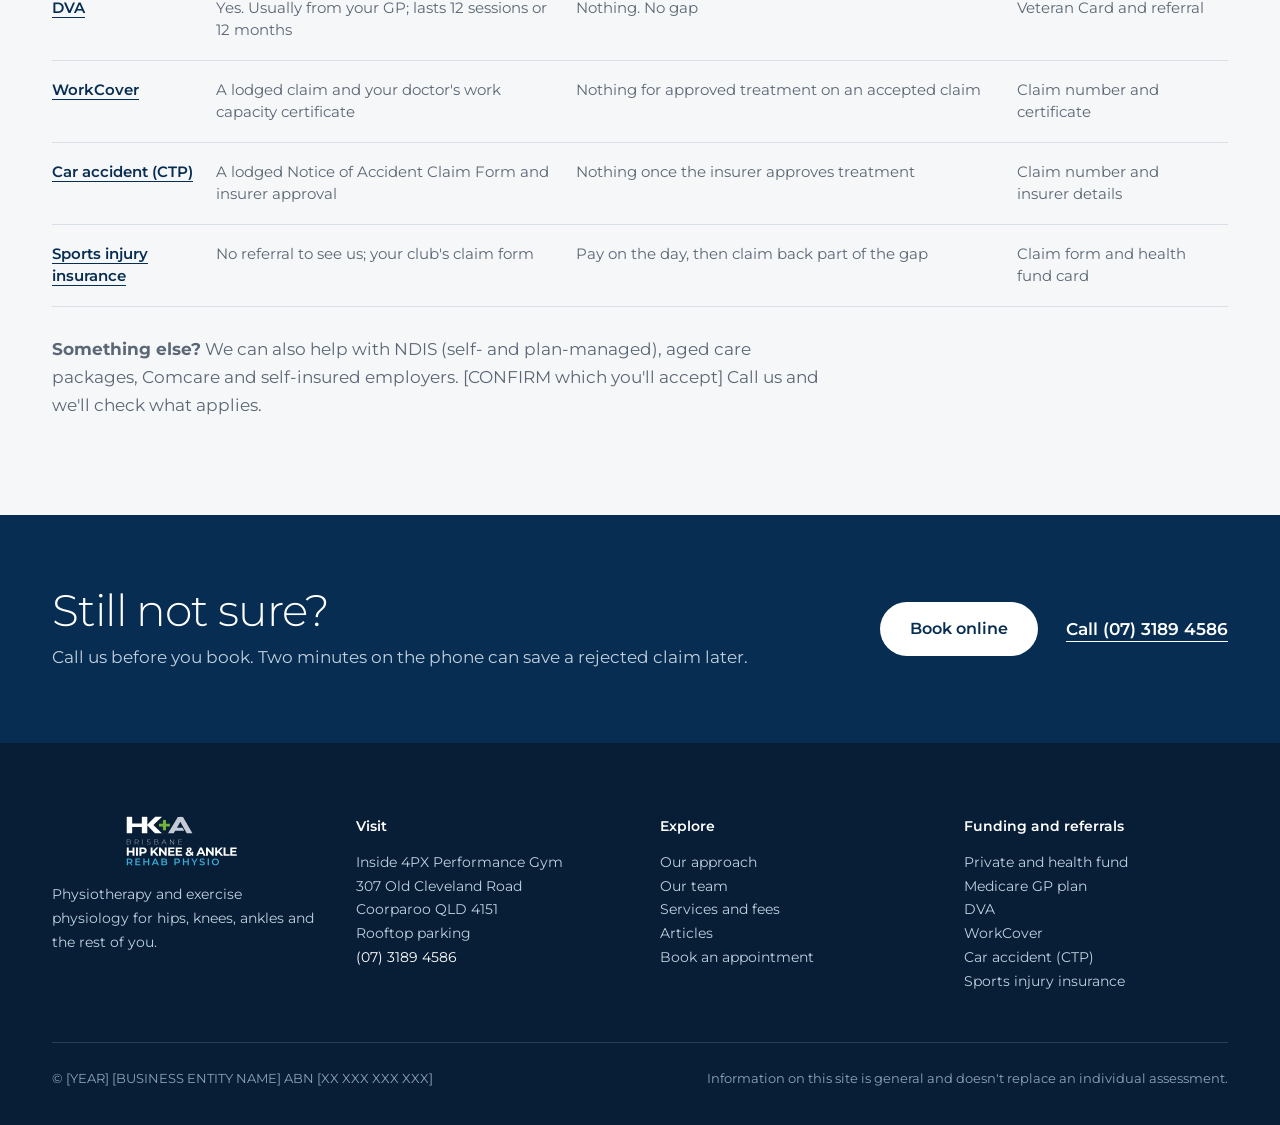
<file: funding.html>
<!doctype html>
<html lang="en-AU">
<head>
<meta charset="utf-8">
<meta name="viewport" content="width=device-width, initial-scale=1">
<title>Funding and referrals — Brisbane Hip Knee &amp; Ankle Rehab Physio</title>
<meta name="description" content="Physiotherapy and exercise physiology for hip, knee and ankle injuries, surgery and arthritis. Inside 4PX, 307 Old Cleveland Road, Coorparoo, Brisbane.">
<link rel="icon" href="icon.png">
<link rel="preconnect" href="https://fonts.googleapis.com">
<link rel="preconnect" href="https://fonts.gstatic.com" crossorigin>
<link rel="stylesheet" href="https://fonts.googleapis.com/css2?family=Montserrat:wght@300;400;500;600;700&display=swap">
<link rel="stylesheet" href="styles.css">
</head>
<body>
<header class="site-header"><div class="wrap hdr">
<a class="logo" href="index.html"><img src="logo-wordmark.svg" alt="Brisbane Hip Knee &amp; Ankle Rehab Physio — home" width="104" height="46"></a>
<nav class="nav" aria-label="Main"><a href="index.html">Home</a><a href="about.html">Our approach</a><a href="team.html">Our team</a><a href="services.html">Services &amp; fees</a><a href="funding.html" aria-current="page">Funding &amp; referrals</a><a href="articles.html">Articles</a></nav>
<div class="hdr-cta"><a class="tel" href="tel:0731894586">(07) 3189 4586</a><a class="btn btn-sm" href="book.html">Book online</a></div>
</div></header>
<main>
<section class="page-hero"><div class="wrap stack" style="gap:22px"><p class="crumb"><span class="dot"></span>Funding and referrals</p><h1 class="h1">Funding and referrals</h1><p class="lead">Choose the way you're coming to us. Each guide covers what you need before your first visit, what it costs and how your sessions work.</p></div></section>
<section class="sec" style="padding-top:0"><div class="wrap"><ul class="rows"><li><a class="row-link" href="private-health.html"><span class="row-main"><span class="row-title">Private or health fund</span><span class="row-sub">Paying yourself or claiming through private health. No referral needed.</span></span><span class="chev" aria-hidden="true"><svg width="14" height="14" viewBox="0 0 24 24" fill="none" stroke="#072D52" stroke-width="2.4" stroke-linecap="round" stroke-linejoin="round"><path d="m9 6 6 6-6 6"></path></svg></span></a></li><li><a class="row-link" href="medicare.html"><span class="row-main"><span class="row-title">Medicare GP plan</span><span class="row-sub">Rebated sessions through your GP's chronic condition management plan.</span></span><span class="chev" aria-hidden="true"><svg width="14" height="14" viewBox="0 0 24 24" fill="none" stroke="#072D52" stroke-width="2.4" stroke-linecap="round" stroke-linejoin="round"><path d="m9 6 6 6-6 6"></path></svg></span></a></li><li><a class="row-link" href="dva.html"><span class="row-main"><span class="row-title">DVA</span><span class="row-sub">Veteran Gold and White Card holders, with no gap to pay.</span></span><span class="chev" aria-hidden="true"><svg width="14" height="14" viewBox="0 0 24 24" fill="none" stroke="#072D52" stroke-width="2.4" stroke-linecap="round" stroke-linejoin="round"><path d="m9 6 6 6-6 6"></path></svg></span></a></li><li><a class="row-link" href="workcover.html"><span class="row-main"><span class="row-title">WorkCover</span><span class="row-sub">Workplace injuries in Queensland, billed to the insurer.</span></span><span class="chev" aria-hidden="true"><svg width="14" height="14" viewBox="0 0 24 24" fill="none" stroke="#072D52" stroke-width="2.4" stroke-linecap="round" stroke-linejoin="round"><path d="m9 6 6 6-6 6"></path></svg></span></a></li><li><a class="row-link" href="ctp.html"><span class="row-main"><span class="row-title">Car accident (CTP)</span><span class="row-sub">Motor vehicle accident injuries under Queensland's CTP scheme.</span></span><span class="chev" aria-hidden="true"><svg width="14" height="14" viewBox="0 0 24 24" fill="none" stroke="#072D52" stroke-width="2.4" stroke-linecap="round" stroke-linejoin="round"><path d="m9 6 6 6-6 6"></path></svg></span></a></li><li><a class="row-link" href="sports-insurance.html"><span class="row-main"><span class="row-title">Sports injury insurance</span><span class="row-sub">Club and association personal injury cover.</span></span><span class="chev" aria-hidden="true"><svg width="14" height="14" viewBox="0 0 24 24" fill="none" stroke="#072D52" stroke-width="2.4" stroke-linecap="round" stroke-linejoin="round"><path d="m9 6 6 6-6 6"></path></svg></span></a></li></ul></div></section>
<section class="sec tint"><div class="wrap"><h2 class="h2">At a glance</h2><p class="muted" style="margin:12px 0 32px">The short version. Open a guide for the details.</p><div class="table-wrap"><table class="compare">
<thead>
<tr>
<th scope="col">Pathway</th>
<th scope="col">Referral needed?</th>
<th scope="col">Cost to you</th>
<th scope="col">Bring</th>
</tr>
</thead>
<tbody>
<tr>
<th scope="row"><a href="private-health.html">Private or health fund</a></th>
<td>No</td>
<td>Our fee, less your health fund rebate</td>
<td>Health fund card</td>
</tr>
<tr>
<th scope="row"><a href="medicare.html">Medicare GP plan</a></th>
<td>Yes. GP chronic condition management plan and referral</td>
<td>Our fee, less the Medicare rebate (up to 5 sessions a year across all allied health)</td>
<td>Referral and Medicare card</td>
</tr>
<tr>
<th scope="row"><a href="dva.html">DVA</a></th>
<td>Yes. Usually from your GP; lasts 12 sessions or 12 months</td>
<td>Nothing. No gap</td>
<td>Veteran Card and referral</td>
</tr>
<tr>
<th scope="row"><a href="workcover.html">WorkCover</a></th>
<td>A lodged claim and your doctor's work capacity certificate</td>
<td>Nothing for approved treatment on an accepted claim</td>
<td>Claim number and certificate</td>
</tr>
<tr>
<th scope="row"><a href="ctp.html">Car accident (CTP)</a></th>
<td>A lodged Notice of Accident Claim Form and insurer approval</td>
<td>Nothing once the insurer approves treatment</td>
<td>Claim number and insurer details</td>
</tr>
<tr>
<th scope="row"><a href="sports-insurance.html">Sports injury insurance</a></th>
<td>No referral to see us; your club's claim form</td>
<td>Pay on the day, then claim back part of the gap</td>
<td>Claim form and health fund card</td>
</tr>
</tbody>
</table></div><p class="muted" style="margin-top:28px;max-width:46em"><strong>Something else?</strong> We can also help with NDIS (self- and plan-managed), aged care packages, Comcare and self-insured employers. [CONFIRM which you'll accept] Call us and we'll check what applies.</p></div></section>
<section class="band sec-tight"><div class="wrap" style="display:flex;flex-wrap:wrap;justify-content:space-between;align-items:center;gap:24px 48px">
<div><h2 class="h2">Still not sure?</h2><p style="margin-top:8px">Call us before you book. Two minutes on the phone can save a rejected claim later.</p></div>
<div class="btns"><a class="btn btn-light" href="book.html">Book online</a><a class="textlink light" href="tel:0731894586">Call (07) 3189 4586</a></div></div></section>
</main>
<footer class="site-footer"><div class="wrap ftr"><div class="ftr-grid">
<div class="stack"><img src="logo-wordmark-reversed.svg" alt="Brisbane Hip Knee &amp; Ankle Rehab Physio" width="118" height="52"><p>Physiotherapy and exercise physiology for hips, knees, ankles and the rest of you.</p></div>
<div><h2>Visit</h2><p>Inside 4PX Performance Gym<br>307 Old Cleveland Road<br>Coorparoo QLD 4151<br>Rooftop parking<br><a href="tel:0731894586" style="color:#fff">(07) 3189 4586</a></p></div>
<div><h2>Explore</h2><ul><li><a href="about.html">Our approach</a></li><li><a href="team.html">Our team</a></li><li><a href="services.html">Services and fees</a></li><li><a href="articles.html">Articles</a></li><li><a href="book.html">Book an appointment</a></li></ul></div>
<div><h2>Funding and referrals</h2><ul><li><a href="private-health.html">Private and health fund</a></li><li><a href="medicare.html">Medicare GP plan</a></li><li><a href="dva.html">DVA</a></li><li><a href="workcover.html">WorkCover</a></li><li><a href="ctp.html">Car accident (CTP)</a></li><li><a href="sports-insurance.html">Sports injury insurance</a></li></ul></div>
</div><div class="ftr-bottom"><span>© [YEAR] [BUSINESS ENTITY NAME] ABN [XX XXX XXX XXX]</span><span>Information on this site is general and doesn't replace an individual assessment.</span></div></div></footer>
<a class="fab" href="book.html">Book online</a>
</body>
</html>
</file>
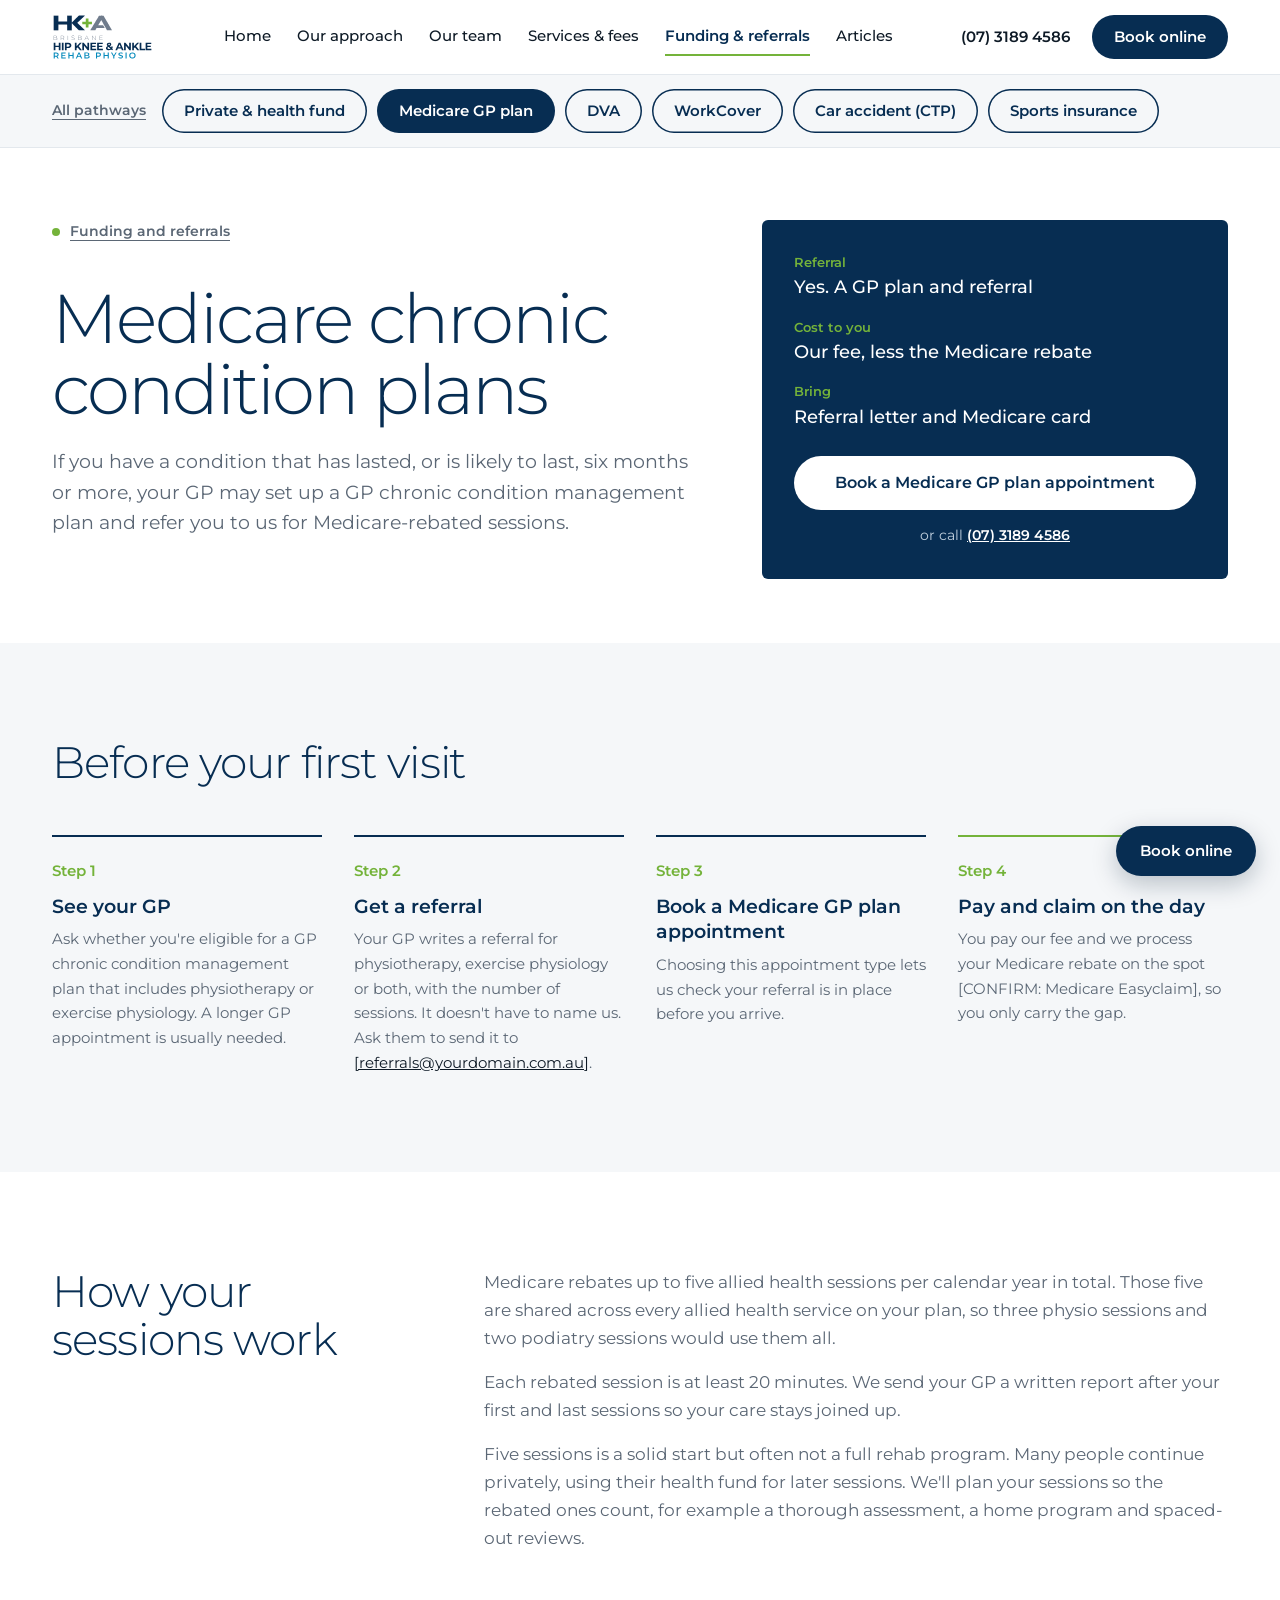
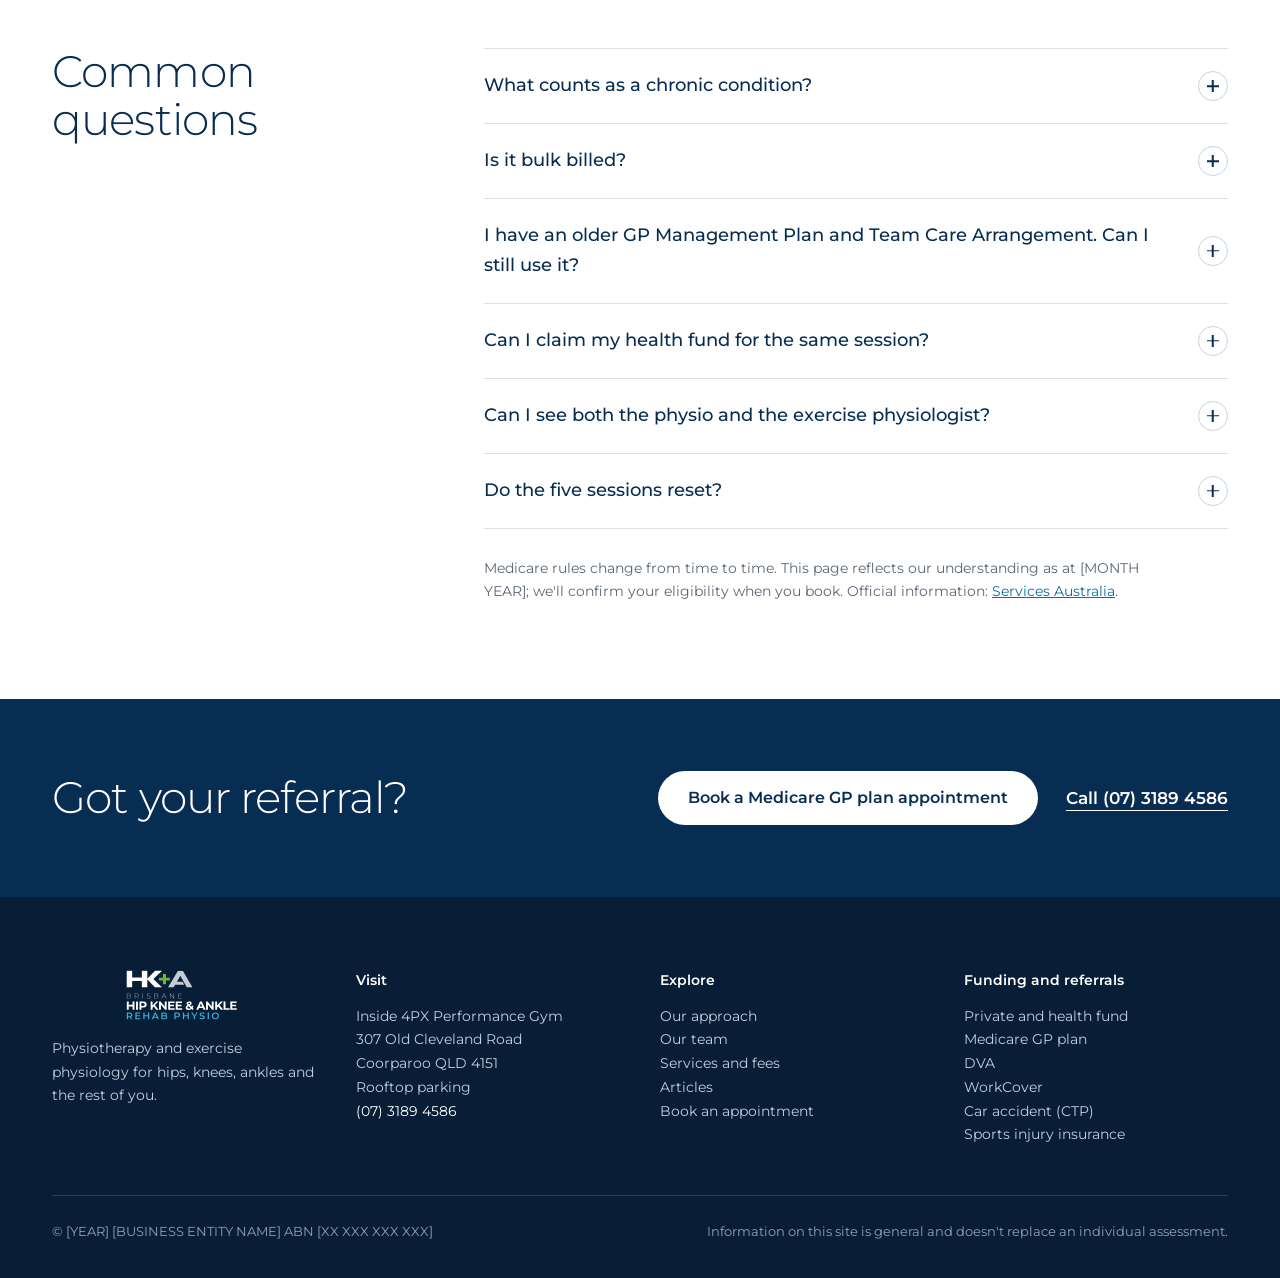
<file: medicare.html>
<!doctype html>
<html lang="en-AU">
<head>
<meta charset="utf-8">
<meta name="viewport" content="width=device-width, initial-scale=1">
<title>Medicare chronic condition plans — Brisbane Hip Knee &amp; Ankle Rehab Physio</title>
<meta name="description" content="Physiotherapy and exercise physiology for hip, knee and ankle injuries, surgery and arthritis. Inside 4PX, 307 Old Cleveland Road, Coorparoo, Brisbane.">
<link rel="icon" href="icon.png">
<link rel="preconnect" href="https://fonts.googleapis.com">
<link rel="preconnect" href="https://fonts.gstatic.com" crossorigin>
<link rel="stylesheet" href="https://fonts.googleapis.com/css2?family=Montserrat:wght@300;400;500;600;700&display=swap">
<link rel="stylesheet" href="styles.css">
</head>
<body>
<header class="site-header"><div class="wrap hdr">
<a class="logo" href="index.html"><img src="logo-wordmark.svg" alt="Brisbane Hip Knee &amp; Ankle Rehab Physio — home" width="104" height="46"></a>
<nav class="nav" aria-label="Main"><a href="index.html">Home</a><a href="about.html">Our approach</a><a href="team.html">Our team</a><a href="services.html">Services &amp; fees</a><a href="funding.html" aria-current="page">Funding &amp; referrals</a><a href="articles.html">Articles</a></nav>
<div class="hdr-cta"><a class="tel" href="tel:0731894586">(07) 3189 4586</a><a class="btn btn-sm" href="book.html">Book online</a></div>
</div></header>
<main>
<div class="tint" style="border-bottom:1px solid var(--line)"><div class="wrap pathbar"><a href="funding.html" class="small" style="font-weight:600;color:var(--muted);margin-right:6px;text-underline-offset:4px">All pathways</a><a class="btn btn-sm btn-ghost" href="private-health.html">Private & health fund</a><a class="btn btn-sm " href="medicare.html" aria-current="page">Medicare GP plan</a><a class="btn btn-sm btn-ghost" href="dva.html">DVA</a><a class="btn btn-sm btn-ghost" href="workcover.html">WorkCover</a><a class="btn btn-sm btn-ghost" href="ctp.html">Car accident (CTP)</a><a class="btn btn-sm btn-ghost" href="sports-insurance.html">Sports insurance</a></div></div>
<section class="page-hero"><div class="wrap split">
<div class="split-main"><p class="crumb"><span class="dot"></span><a href="funding.html">Funding and referrals</a></p><h1 class="h1">Medicare chronic condition plans</h1><p class="lead">If you have a condition that has lasted, or is likely to last, six months or more, your GP may set up a GP chronic condition management plan and refer you to us for Medicare-rebated sessions.</p></div>
<aside class="facts" aria-label="Key facts"><dl><div><dt>Referral</dt><dd>Yes. A GP plan and referral</dd></div><div><dt>Cost to you</dt><dd>Our fee, less the Medicare rebate</dd></div><div><dt>Bring</dt><dd>Referral letter and Medicare card</dd></div></dl><a class="btn btn-light btn-block" href="book.html">Book a Medicare GP plan appointment</a><p class="facts-call">or call <a href="tel:0731894586">(07) 3189 4586</a></p></aside>
</div></section>
<section class="sec tint"><div class="wrap"><h2 class="h2">Before your first visit</h2><ol class="steps"><li><p class="label">Step 1</p><h3 class="h3">See your GP</h3><p>Ask whether you're eligible for a GP chronic condition management plan that includes physiotherapy or exercise physiology. A longer GP appointment is usually needed.</p></li><li><p class="label">Step 2</p><h3 class="h3">Get a referral</h3><p>Your GP writes a referral for physiotherapy, exercise physiology or both, with the number of sessions. It doesn't have to name us. Ask them to send it to <a href="mailto:referrals@example.com">[referrals@yourdomain.com.au]</a>.</p></li><li><p class="label">Step 3</p><h3 class="h3">Book a Medicare GP plan appointment</h3><p>Choosing this appointment type lets us check your referral is in place before you arrive.</p></li><li><p class="label">Step 4</p><h3 class="h3">Pay and claim on the day</h3><p>You pay our fee and we process your Medicare rebate on the spot [CONFIRM: Medicare Easyclaim], so you only carry the gap.</p></li></ol></div></section>

<section class="sec"><div class="wrap two-col"><div class="side"><h2 class="h2">How your sessions work</h2></div><div class="main prose-sm"><p>Medicare rebates up to five allied health sessions per calendar year in total. Those five are shared across every allied health service on your plan, so three physio sessions and two podiatry sessions would use them all.</p><p>Each rebated session is at least 20 minutes. We send your GP a written report after your first and last sessions so your care stays joined up.</p><p>Five sessions is a solid start but often not a full rehab program. Many people continue privately, using their health fund for later sessions. We'll plan your sessions so the rebated ones count, for example a thorough assessment, a home program and spaced-out reviews.</p></div></div></section>
<section class="sec" style="padding-top:0"><div class="wrap two-col"><div class="side"><h2 class="h2">Common questions</h2></div><div class="main"><div class="faq"><details><summary>What counts as a chronic condition?<span class="pm" aria-hidden="true"></span></summary><div class="ans">One that has been, or is likely to be, present for at least six months, such as osteoarthritis, persistent joint pain, diabetes or heart disease. Your GP decides whether you're eligible.</div></details><details><summary>Is it bulk billed?<span class="pm" aria-hidden="true"></span></summary><div class="ans">We don't bulk bill. You pay our fee and we process your Medicare rebate (currently about $62) on the spot, so you pay the difference: around $78 for an initial consultation and $38 for a follow-up.</div></details><details><summary>I have an older GP Management Plan and Team Care Arrangement. Can I still use it?<span class="pm" aria-hidden="true"></span></summary><div class="ans">Yes, for now. Plans in place before 1 July 2025 can be used until 30 June 2027. After that you'll need a GP chronic condition management plan.</div></details><details><summary>Can I claim my health fund for the same session?<span class="pm" aria-hidden="true"></span></summary><div class="ans">No. Each session can be claimed through Medicare or your health fund, not both. Once your rebated sessions are used, you can switch to your health fund.</div></details><details><summary>Can I see both the physio and the exercise physiologist?<span class="pm" aria-hidden="true"></span></summary><div class="ans">Yes, if your GP refers you to both. Your five sessions are shared between them, so we'll plan who you see and when.</div></details><details><summary>Do the five sessions reset?<span class="pm" aria-hidden="true"></span></summary><div class="ans">Yes, each calendar year (1 January). Your GP may need to review your plan and provide a new referral.</div></details></div><p class="note">Medicare rules change from time to time. This page reflects our understanding as at [MONTH YEAR]; we'll confirm your eligibility when you book. Official information: <a href="https://www.servicesaustralia.gov.au">Services Australia</a>.</p></div></div></section>
<section class="band sec-tight"><div class="wrap" style="display:flex;flex-wrap:wrap;justify-content:space-between;align-items:center;gap:24px 48px">
<div><h2 class="h2">Got your referral?</h2></div>
<div class="btns"><a class="btn btn-light" href="book.html">Book a Medicare GP plan appointment</a><a class="textlink light" href="tel:0731894586">Call (07) 3189 4586</a></div></div></section>
</main>
<footer class="site-footer"><div class="wrap ftr"><div class="ftr-grid">
<div class="stack"><img src="logo-wordmark-reversed.svg" alt="Brisbane Hip Knee &amp; Ankle Rehab Physio" width="118" height="52"><p>Physiotherapy and exercise physiology for hips, knees, ankles and the rest of you.</p></div>
<div><h2>Visit</h2><p>Inside 4PX Performance Gym<br>307 Old Cleveland Road<br>Coorparoo QLD 4151<br>Rooftop parking<br><a href="tel:0731894586" style="color:#fff">(07) 3189 4586</a></p></div>
<div><h2>Explore</h2><ul><li><a href="about.html">Our approach</a></li><li><a href="team.html">Our team</a></li><li><a href="services.html">Services and fees</a></li><li><a href="articles.html">Articles</a></li><li><a href="book.html">Book an appointment</a></li></ul></div>
<div><h2>Funding and referrals</h2><ul><li><a href="private-health.html">Private and health fund</a></li><li><a href="medicare.html">Medicare GP plan</a></li><li><a href="dva.html">DVA</a></li><li><a href="workcover.html">WorkCover</a></li><li><a href="ctp.html">Car accident (CTP)</a></li><li><a href="sports-insurance.html">Sports injury insurance</a></li></ul></div>
</div><div class="ftr-bottom"><span>© [YEAR] [BUSINESS ENTITY NAME] ABN [XX XXX XXX XXX]</span><span>Information on this site is general and doesn't replace an individual assessment.</span></div></div></footer>
<a class="fab" href="book.html">Book online</a>
</body>
</html>
</file>
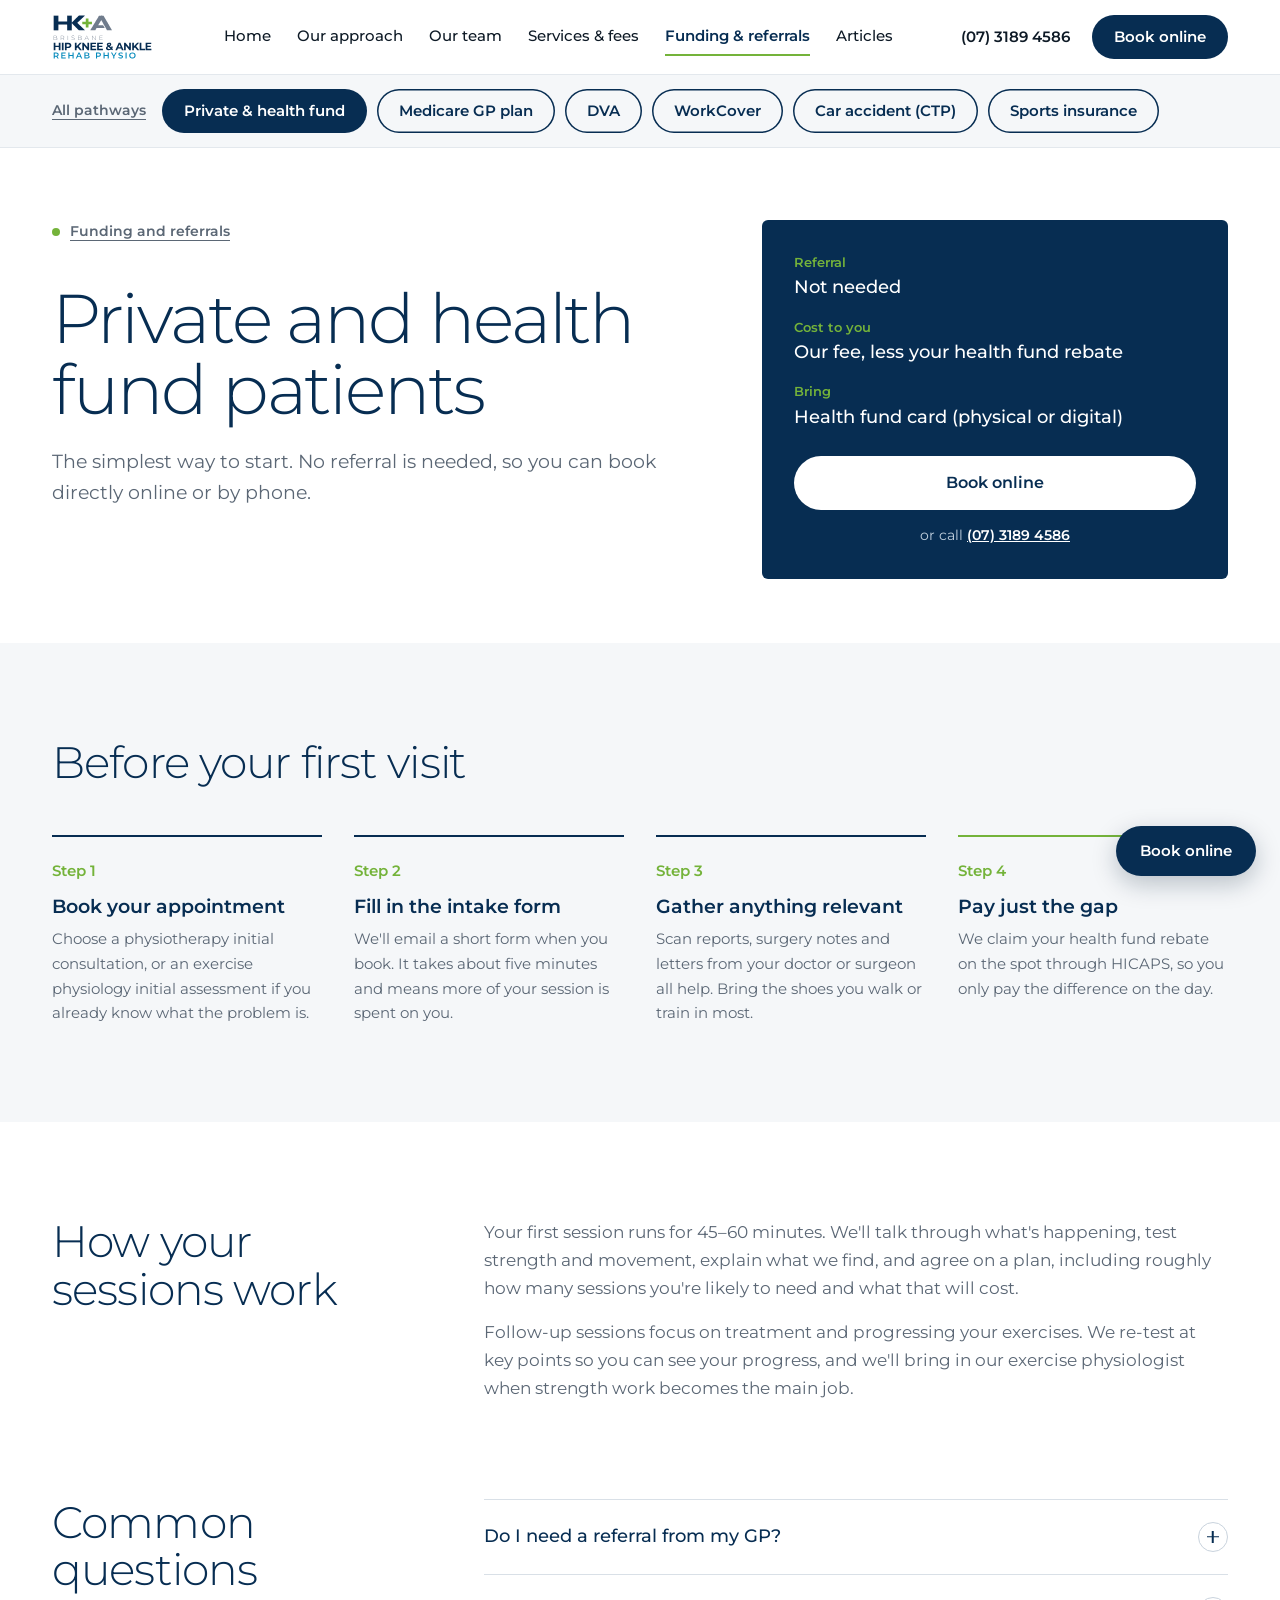
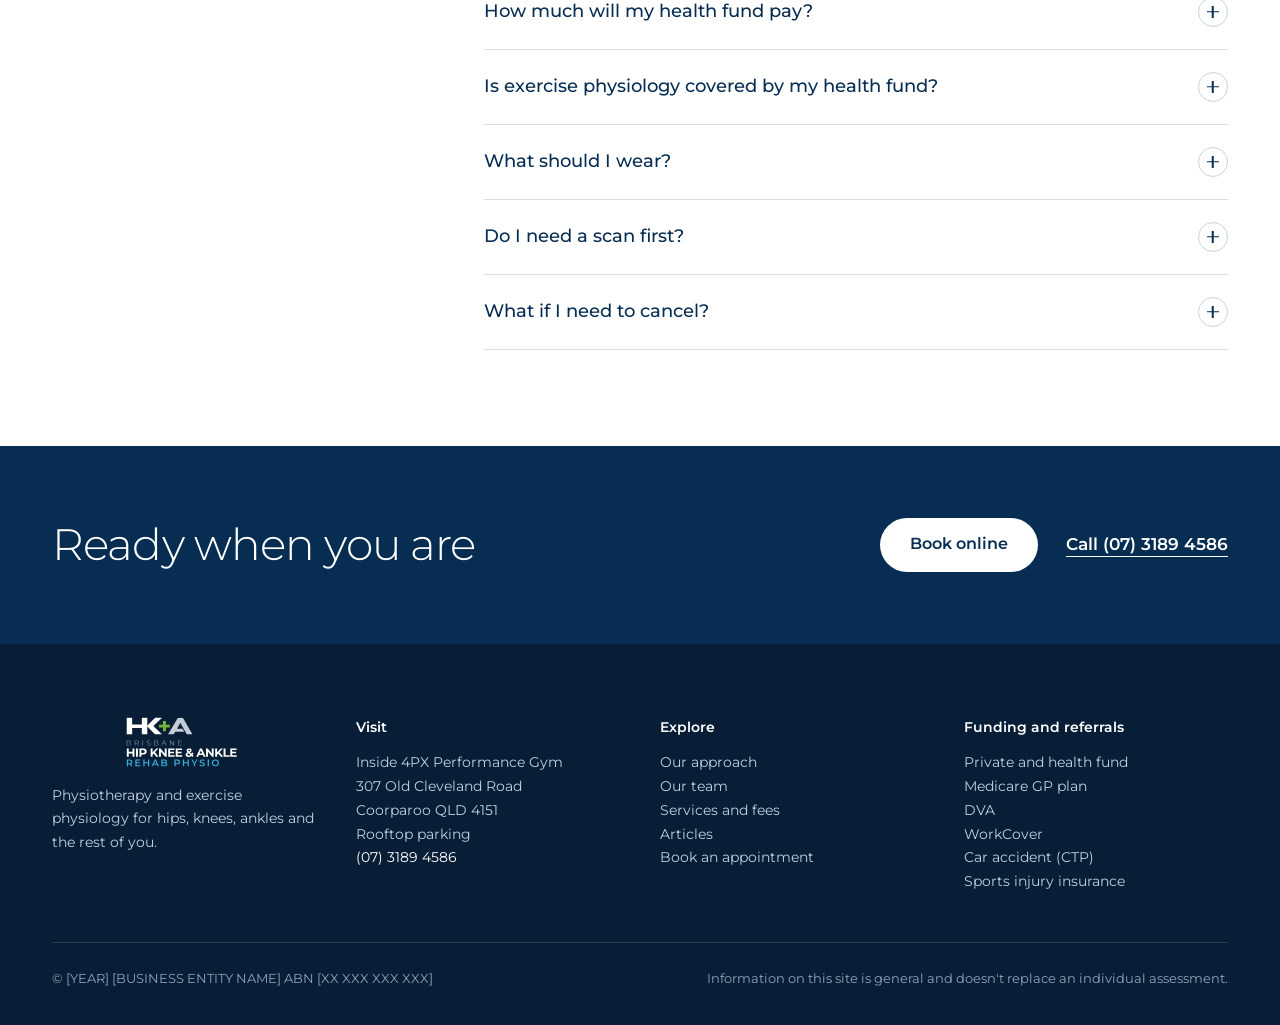
<file: private-health.html>
<!doctype html>
<html lang="en-AU">
<head>
<meta charset="utf-8">
<meta name="viewport" content="width=device-width, initial-scale=1">
<title>Private and health fund patients — Brisbane Hip Knee &amp; Ankle Rehab Physio</title>
<meta name="description" content="Physiotherapy and exercise physiology for hip, knee and ankle injuries, surgery and arthritis. Inside 4PX, 307 Old Cleveland Road, Coorparoo, Brisbane.">
<link rel="icon" href="icon.png">
<link rel="preconnect" href="https://fonts.googleapis.com">
<link rel="preconnect" href="https://fonts.gstatic.com" crossorigin>
<link rel="stylesheet" href="https://fonts.googleapis.com/css2?family=Montserrat:wght@300;400;500;600;700&display=swap">
<link rel="stylesheet" href="styles.css">
</head>
<body>
<header class="site-header"><div class="wrap hdr">
<a class="logo" href="index.html"><img src="logo-wordmark.svg" alt="Brisbane Hip Knee &amp; Ankle Rehab Physio — home" width="104" height="46"></a>
<nav class="nav" aria-label="Main"><a href="index.html">Home</a><a href="about.html">Our approach</a><a href="team.html">Our team</a><a href="services.html">Services &amp; fees</a><a href="funding.html" aria-current="page">Funding &amp; referrals</a><a href="articles.html">Articles</a></nav>
<div class="hdr-cta"><a class="tel" href="tel:0731894586">(07) 3189 4586</a><a class="btn btn-sm" href="book.html">Book online</a></div>
</div></header>
<main>
<div class="tint" style="border-bottom:1px solid var(--line)"><div class="wrap pathbar"><a href="funding.html" class="small" style="font-weight:600;color:var(--muted);margin-right:6px;text-underline-offset:4px">All pathways</a><a class="btn btn-sm " href="private-health.html" aria-current="page">Private & health fund</a><a class="btn btn-sm btn-ghost" href="medicare.html">Medicare GP plan</a><a class="btn btn-sm btn-ghost" href="dva.html">DVA</a><a class="btn btn-sm btn-ghost" href="workcover.html">WorkCover</a><a class="btn btn-sm btn-ghost" href="ctp.html">Car accident (CTP)</a><a class="btn btn-sm btn-ghost" href="sports-insurance.html">Sports insurance</a></div></div>
<section class="page-hero"><div class="wrap split">
<div class="split-main"><p class="crumb"><span class="dot"></span><a href="funding.html">Funding and referrals</a></p><h1 class="h1">Private and health fund patients</h1><p class="lead">The simplest way to start. No referral is needed, so you can book directly online or by phone.</p></div>
<aside class="facts" aria-label="Key facts"><dl><div><dt>Referral</dt><dd>Not needed</dd></div><div><dt>Cost to you</dt><dd>Our fee, less your health fund rebate</dd></div><div><dt>Bring</dt><dd>Health fund card (physical or digital)</dd></div></dl><a class="btn btn-light btn-block" href="book.html">Book online</a><p class="facts-call">or call <a href="tel:0731894586">(07) 3189 4586</a></p></aside>
</div></section>
<section class="sec tint"><div class="wrap"><h2 class="h2">Before your first visit</h2><ol class="steps"><li><p class="label">Step 1</p><h3 class="h3">Book your appointment</h3><p>Choose a physiotherapy initial consultation, or an exercise physiology initial assessment if you already know what the problem is.</p></li><li><p class="label">Step 2</p><h3 class="h3">Fill in the intake form</h3><p>We'll email a short form when you book. It takes about five minutes and means more of your session is spent on you.</p></li><li><p class="label">Step 3</p><h3 class="h3">Gather anything relevant</h3><p>Scan reports, surgery notes and letters from your doctor or surgeon all help. Bring the shoes you walk or train in most.</p></li><li><p class="label">Step 4</p><h3 class="h3">Pay just the gap</h3><p>We claim your health fund rebate on the spot through HICAPS, so you only pay the difference on the day.</p></li></ol></div></section>

<section class="sec"><div class="wrap two-col"><div class="side"><h2 class="h2">How your sessions work</h2></div><div class="main prose-sm"><p>Your first session runs for 45–60 minutes. We'll talk through what's happening, test strength and movement, explain what we find, and agree on a plan, including roughly how many sessions you're likely to need and what that will cost.</p><p>Follow-up sessions focus on treatment and progressing your exercises. We re-test at key points so you can see your progress, and we'll bring in our exercise physiologist when strength work becomes the main job.</p></div></div></section>
<section class="sec" style="padding-top:0"><div class="wrap two-col"><div class="side"><h2 class="h2">Common questions</h2></div><div class="main"><div class="faq"><details><summary>Do I need a referral from my GP?<span class="pm" aria-hidden="true"></span></summary><div class="ans">No. Physiotherapists and exercise physiologists are first-contact practitioners, so you can book with us directly. If you do have a referral or scans, bring them along.</div></details><details><summary>How much will my health fund pay?<span class="pm" aria-hidden="true"></span></summary><div class="ans">It depends on your fund and level of extras cover. Call your fund with the item numbers below to check your rebate and how much of your yearly limit is left: physiotherapy initial [500], follow-up [505]; exercise physiology [CONFIRM item numbers with your billing software].</div></details><details><summary>Is exercise physiology covered by my health fund?<span class="pm" aria-hidden="true"></span></summary><div class="ans">Many extras policies cover exercise physiology, sometimes under a separate limit from physio. Check with your fund before booking.</div></details><details><summary>What should I wear?<span class="pm" aria-hidden="true"></span></summary><div class="ans">Comfortable clothes you can move in. Shorts are ideal for hip, knee and ankle assessments. Bring your usual walking, running or training shoes.</div></details><details><summary>Do I need a scan first?<span class="pm" aria-hidden="true"></span></summary><div class="ans">Usually not. Most hip, knee and ankle problems can be assessed without imaging. If a scan would change your plan, we'll explain why and work with your GP to arrange it.</div></details><details><summary>What if I need to cancel?<span class="pm" aria-hidden="true"></span></summary><div class="ans">Please give us 24 hours' notice so we can offer the time to someone else. Late cancellations and missed appointments may be charged 50% of the fee.</div></details></div></div></div></section>
<section class="band sec-tight"><div class="wrap" style="display:flex;flex-wrap:wrap;justify-content:space-between;align-items:center;gap:24px 48px">
<div><h2 class="h2">Ready when you are</h2></div>
<div class="btns"><a class="btn btn-light" href="book.html">Book online</a><a class="textlink light" href="tel:0731894586">Call (07) 3189 4586</a></div></div></section>
</main>
<footer class="site-footer"><div class="wrap ftr"><div class="ftr-grid">
<div class="stack"><img src="logo-wordmark-reversed.svg" alt="Brisbane Hip Knee &amp; Ankle Rehab Physio" width="118" height="52"><p>Physiotherapy and exercise physiology for hips, knees, ankles and the rest of you.</p></div>
<div><h2>Visit</h2><p>Inside 4PX Performance Gym<br>307 Old Cleveland Road<br>Coorparoo QLD 4151<br>Rooftop parking<br><a href="tel:0731894586" style="color:#fff">(07) 3189 4586</a></p></div>
<div><h2>Explore</h2><ul><li><a href="about.html">Our approach</a></li><li><a href="team.html">Our team</a></li><li><a href="services.html">Services and fees</a></li><li><a href="articles.html">Articles</a></li><li><a href="book.html">Book an appointment</a></li></ul></div>
<div><h2>Funding and referrals</h2><ul><li><a href="private-health.html">Private and health fund</a></li><li><a href="medicare.html">Medicare GP plan</a></li><li><a href="dva.html">DVA</a></li><li><a href="workcover.html">WorkCover</a></li><li><a href="ctp.html">Car accident (CTP)</a></li><li><a href="sports-insurance.html">Sports injury insurance</a></li></ul></div>
</div><div class="ftr-bottom"><span>© [YEAR] [BUSINESS ENTITY NAME] ABN [XX XXX XXX XXX]</span><span>Information on this site is general and doesn't replace an individual assessment.</span></div></div></footer>
<a class="fab" href="book.html">Book online</a>
</body>
</html>
</file>
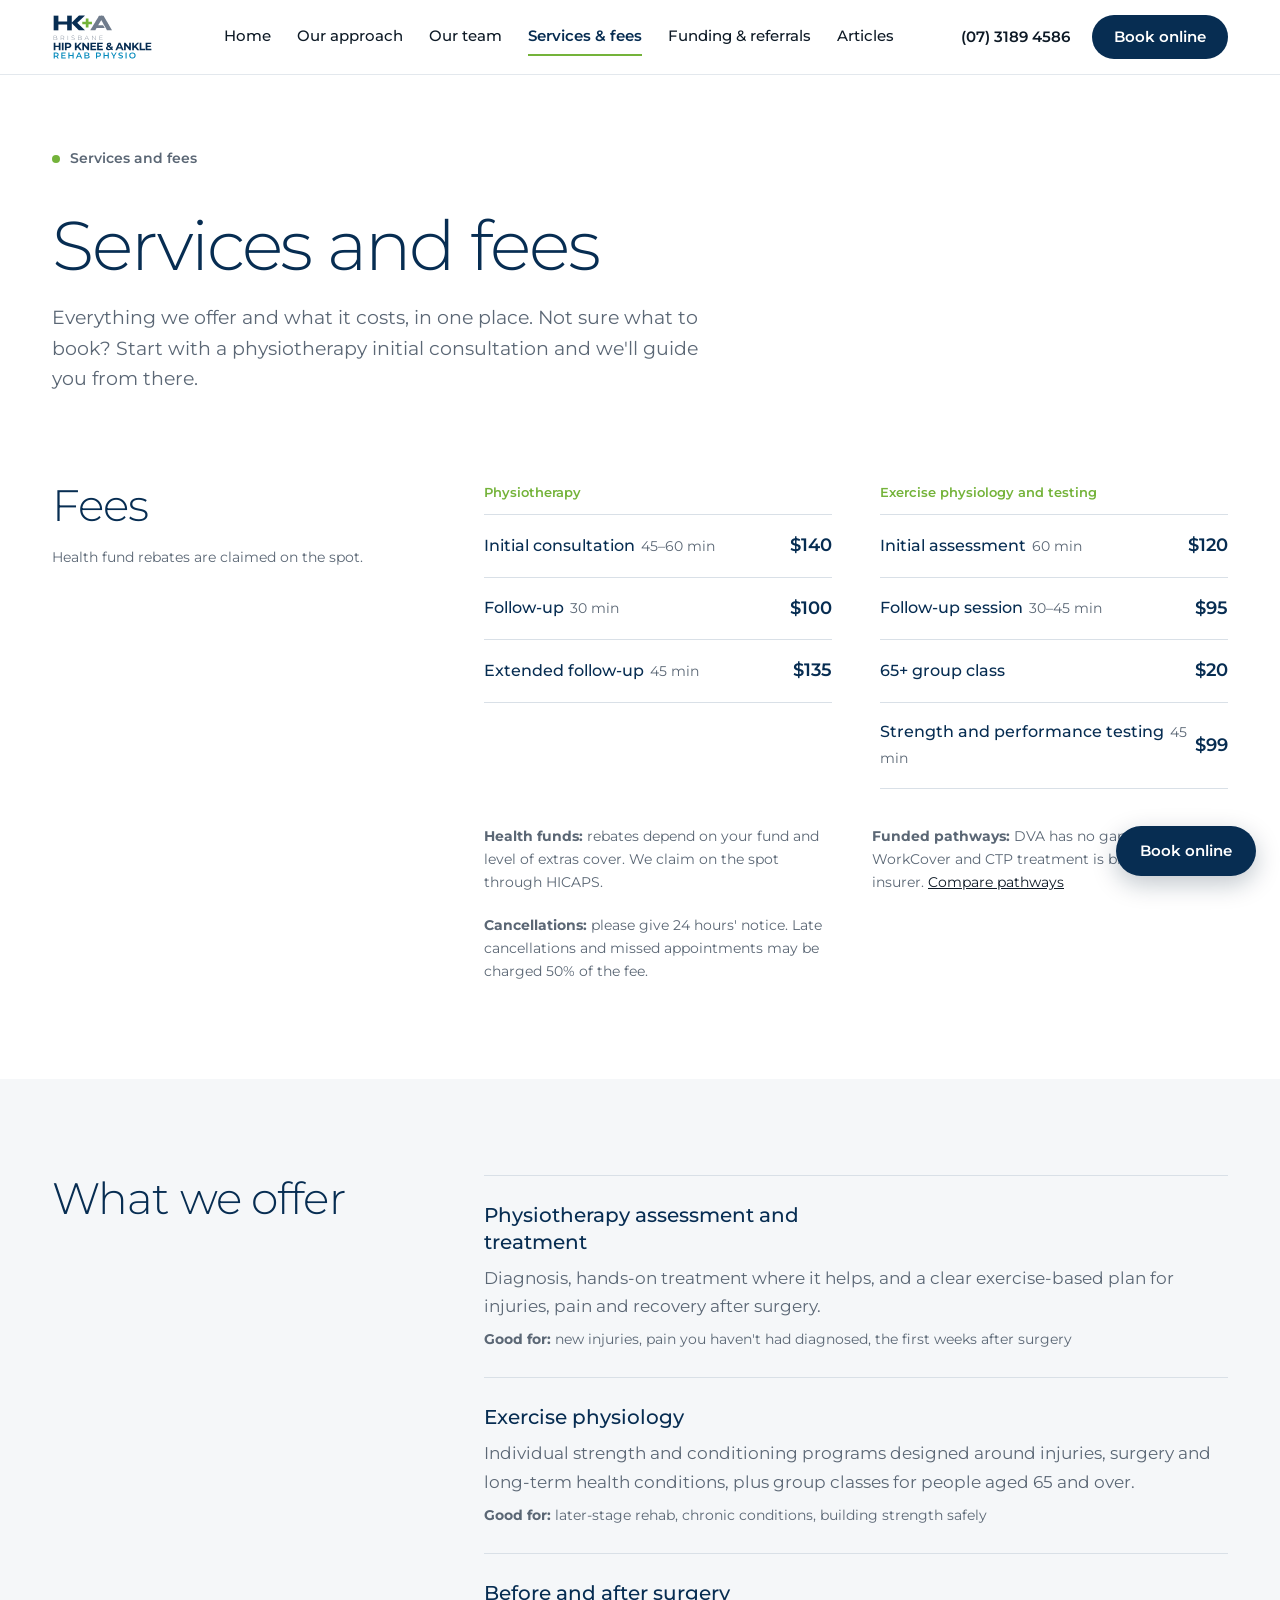
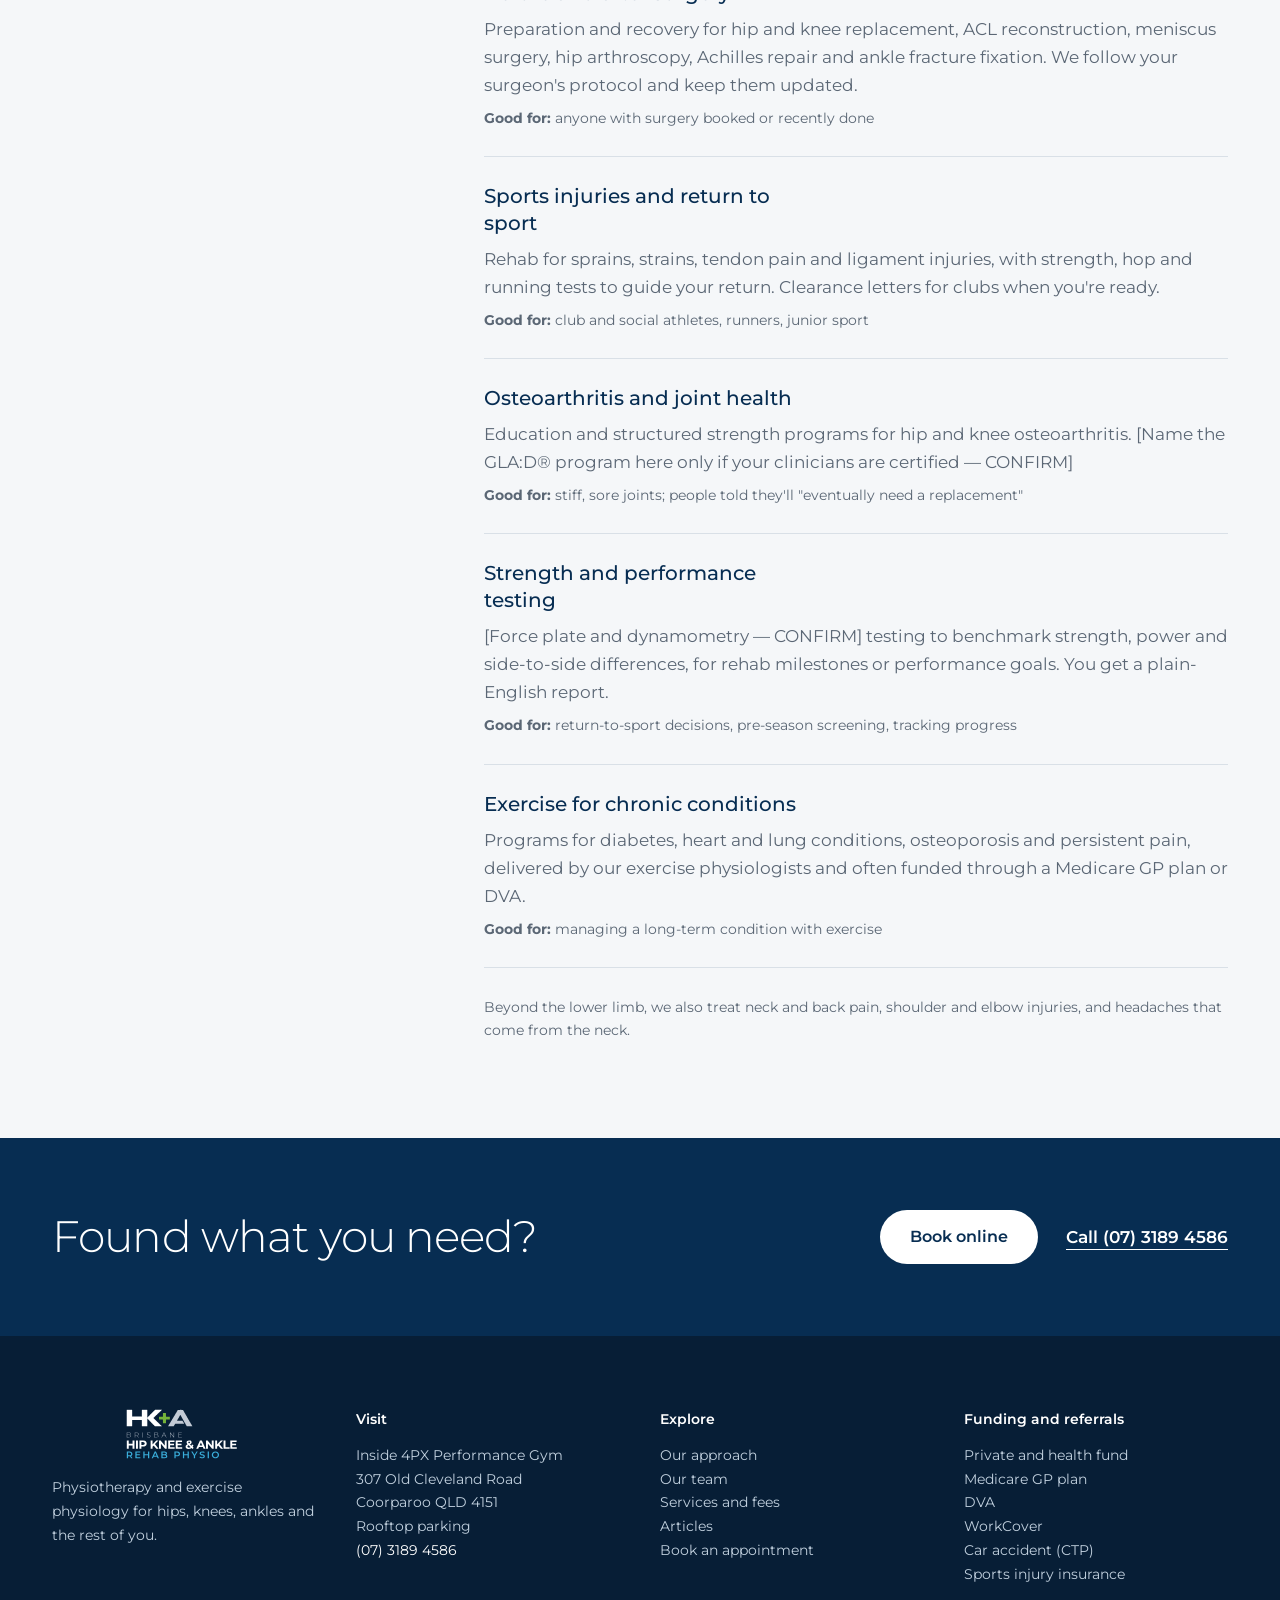
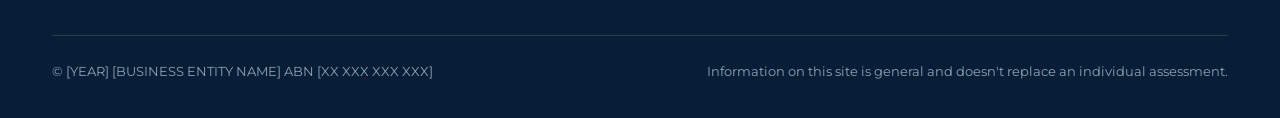
<file: services.html>
<!doctype html>
<html lang="en-AU">
<head>
<meta charset="utf-8">
<meta name="viewport" content="width=device-width, initial-scale=1">
<title>Services and fees — Brisbane Hip Knee &amp; Ankle Rehab Physio</title>
<meta name="description" content="Physiotherapy and exercise physiology for hip, knee and ankle injuries, surgery and arthritis. Inside 4PX, 307 Old Cleveland Road, Coorparoo, Brisbane.">
<link rel="icon" href="icon.png">
<link rel="preconnect" href="https://fonts.googleapis.com">
<link rel="preconnect" href="https://fonts.gstatic.com" crossorigin>
<link rel="stylesheet" href="https://fonts.googleapis.com/css2?family=Montserrat:wght@300;400;500;600;700&display=swap">
<link rel="stylesheet" href="styles.css">
</head>
<body>
<header class="site-header"><div class="wrap hdr">
<a class="logo" href="index.html"><img src="logo-wordmark.svg" alt="Brisbane Hip Knee &amp; Ankle Rehab Physio — home" width="104" height="46"></a>
<nav class="nav" aria-label="Main"><a href="index.html">Home</a><a href="about.html">Our approach</a><a href="team.html">Our team</a><a href="services.html" aria-current="page">Services &amp; fees</a><a href="funding.html">Funding &amp; referrals</a><a href="articles.html">Articles</a></nav>
<div class="hdr-cta"><a class="tel" href="tel:0731894586">(07) 3189 4586</a><a class="btn btn-sm" href="book.html">Book online</a></div>
</div></header>
<main>
<section class="page-hero"><div class="wrap stack" style="gap:22px"><p class="crumb"><span class="dot"></span>Services and fees</p><h1 class="h1">Services and fees</h1><p class="lead">Everything we offer and what it costs, in one place. Not sure what to book? Start with a physiotherapy initial consultation and we'll guide you from there.</p></div></section>
<section class="sec" style="padding-top:24px"><div class="wrap two-col"><div class="side"><h2 class="h2" id="fees">Fees</h2><p class="muted small">Health fund rebates are claimed on the spot.</p></div><div class="main stack" style="gap:36px"><div class="grid-2" style="gap:36px 48px"><div style="overflow-x:auto"><table class="fees"><caption>Physiotherapy</caption><tbody><tr><th scope="row">Initial consultation<span>45–60 min</span></th><td>$140</td></tr><tr><th scope="row">Follow-up<span>30 min</span></th><td>$100</td></tr><tr><th scope="row">Extended follow-up<span>45 min</span></th><td>$135</td></tr></tbody></table></div><div style="overflow-x:auto"><table class="fees"><caption>Exercise physiology and testing</caption><tbody><tr><th scope="row">Initial assessment<span>60 min</span></th><td>$120</td></tr><tr><th scope="row">Follow-up session<span>30–45 min</span></th><td>$95</td></tr><tr><th scope="row">65+ group class</th><td>$20</td></tr><tr><th scope="row">Strength and performance testing<span>45 min</span></th><td>$99</td></tr></tbody></table></div></div><div class="grid-3" style="gap:20px 32px"><p class="small muted"><strong>Health funds:</strong> rebates depend on your fund and level of extras cover. We claim on the spot through HICAPS.</p><p class="small muted"><strong>Funded pathways:</strong> DVA has no gap. Approved WorkCover and CTP treatment is billed to the insurer. <a href="funding.html">Compare pathways</a></p><p class="small muted"><strong>Cancellations:</strong> please give 24 hours' notice. Late cancellations and missed appointments may be charged 50% of the fee.</p></div></div></div></section>
<section class="sec tint"><div class="wrap two-col"><div class="side"><h2 class="h2">What we offer</h2></div><div class="main"><ul class="rows"><li class="row-static"><h3>Physiotherapy assessment and treatment</h3><div class="row-body"><p>Diagnosis, hands-on treatment where it helps, and a clear exercise-based plan for injuries, pain and recovery after surgery.</p><p class="small"><strong>Good for:</strong> new injuries, pain you haven't had diagnosed, the first weeks after surgery</p></div></li><li class="row-static"><h3>Exercise physiology</h3><div class="row-body"><p>Individual strength and conditioning programs designed around injuries, surgery and long-term health conditions, plus group classes for people aged 65 and over.</p><p class="small"><strong>Good for:</strong> later-stage rehab, chronic conditions, building strength safely</p></div></li><li class="row-static"><h3>Before and after surgery</h3><div class="row-body"><p>Preparation and recovery for hip and knee replacement, ACL reconstruction, meniscus surgery, hip arthroscopy, Achilles repair and ankle fracture fixation. We follow your surgeon's protocol and keep them updated.</p><p class="small"><strong>Good for:</strong> anyone with surgery booked or recently done</p></div></li><li class="row-static"><h3>Sports injuries and return to sport</h3><div class="row-body"><p>Rehab for sprains, strains, tendon pain and ligament injuries, with strength, hop and running tests to guide your return. Clearance letters for clubs when you're ready.</p><p class="small"><strong>Good for:</strong> club and social athletes, runners, junior sport</p></div></li><li class="row-static"><h3>Osteoarthritis and joint health</h3><div class="row-body"><p>Education and structured strength programs for hip and knee osteoarthritis. [Name the GLA:D® program here only if your clinicians are certified — CONFIRM]</p><p class="small"><strong>Good for:</strong> stiff, sore joints; people told they'll "eventually need a replacement"</p></div></li><li class="row-static"><h3>Strength and performance testing</h3><div class="row-body"><p>[Force plate and dynamometry — CONFIRM] testing to benchmark strength, power and side-to-side differences, for rehab milestones or performance goals. You get a plain-English report.</p><p class="small"><strong>Good for:</strong> return-to-sport decisions, pre-season screening, tracking progress</p></div></li><li class="row-static"><h3>Exercise for chronic conditions</h3><div class="row-body"><p>Programs for diabetes, heart and lung conditions, osteoporosis and persistent pain, delivered by our exercise physiologists and often funded through a Medicare GP plan or DVA.</p><p class="small"><strong>Good for:</strong> managing a long-term condition with exercise</p></div></li></ul><p class="muted small" style="margin-top:28px">Beyond the lower limb, we also treat neck and back pain, shoulder and elbow injuries, and headaches that come from the neck.</p></div></div></section>
<section class="band sec-tight"><div class="wrap" style="display:flex;flex-wrap:wrap;justify-content:space-between;align-items:center;gap:24px 48px">
<div><h2 class="h2">Found what you need?</h2></div>
<div class="btns"><a class="btn btn-light" href="book.html">Book online</a><a class="textlink light" href="tel:0731894586">Call (07) 3189 4586</a></div></div></section>
</main>
<footer class="site-footer"><div class="wrap ftr"><div class="ftr-grid">
<div class="stack"><img src="logo-wordmark-reversed.svg" alt="Brisbane Hip Knee &amp; Ankle Rehab Physio" width="118" height="52"><p>Physiotherapy and exercise physiology for hips, knees, ankles and the rest of you.</p></div>
<div><h2>Visit</h2><p>Inside 4PX Performance Gym<br>307 Old Cleveland Road<br>Coorparoo QLD 4151<br>Rooftop parking<br><a href="tel:0731894586" style="color:#fff">(07) 3189 4586</a></p></div>
<div><h2>Explore</h2><ul><li><a href="about.html">Our approach</a></li><li><a href="team.html">Our team</a></li><li><a href="services.html">Services and fees</a></li><li><a href="articles.html">Articles</a></li><li><a href="book.html">Book an appointment</a></li></ul></div>
<div><h2>Funding and referrals</h2><ul><li><a href="private-health.html">Private and health fund</a></li><li><a href="medicare.html">Medicare GP plan</a></li><li><a href="dva.html">DVA</a></li><li><a href="workcover.html">WorkCover</a></li><li><a href="ctp.html">Car accident (CTP)</a></li><li><a href="sports-insurance.html">Sports injury insurance</a></li></ul></div>
</div><div class="ftr-bottom"><span>© [YEAR] [BUSINESS ENTITY NAME] ABN [XX XXX XXX XXX]</span><span>Information on this site is general and doesn't replace an individual assessment.</span></div></div></footer>
<a class="fab" href="book.html">Book online</a>
</body>
</html>
</file>
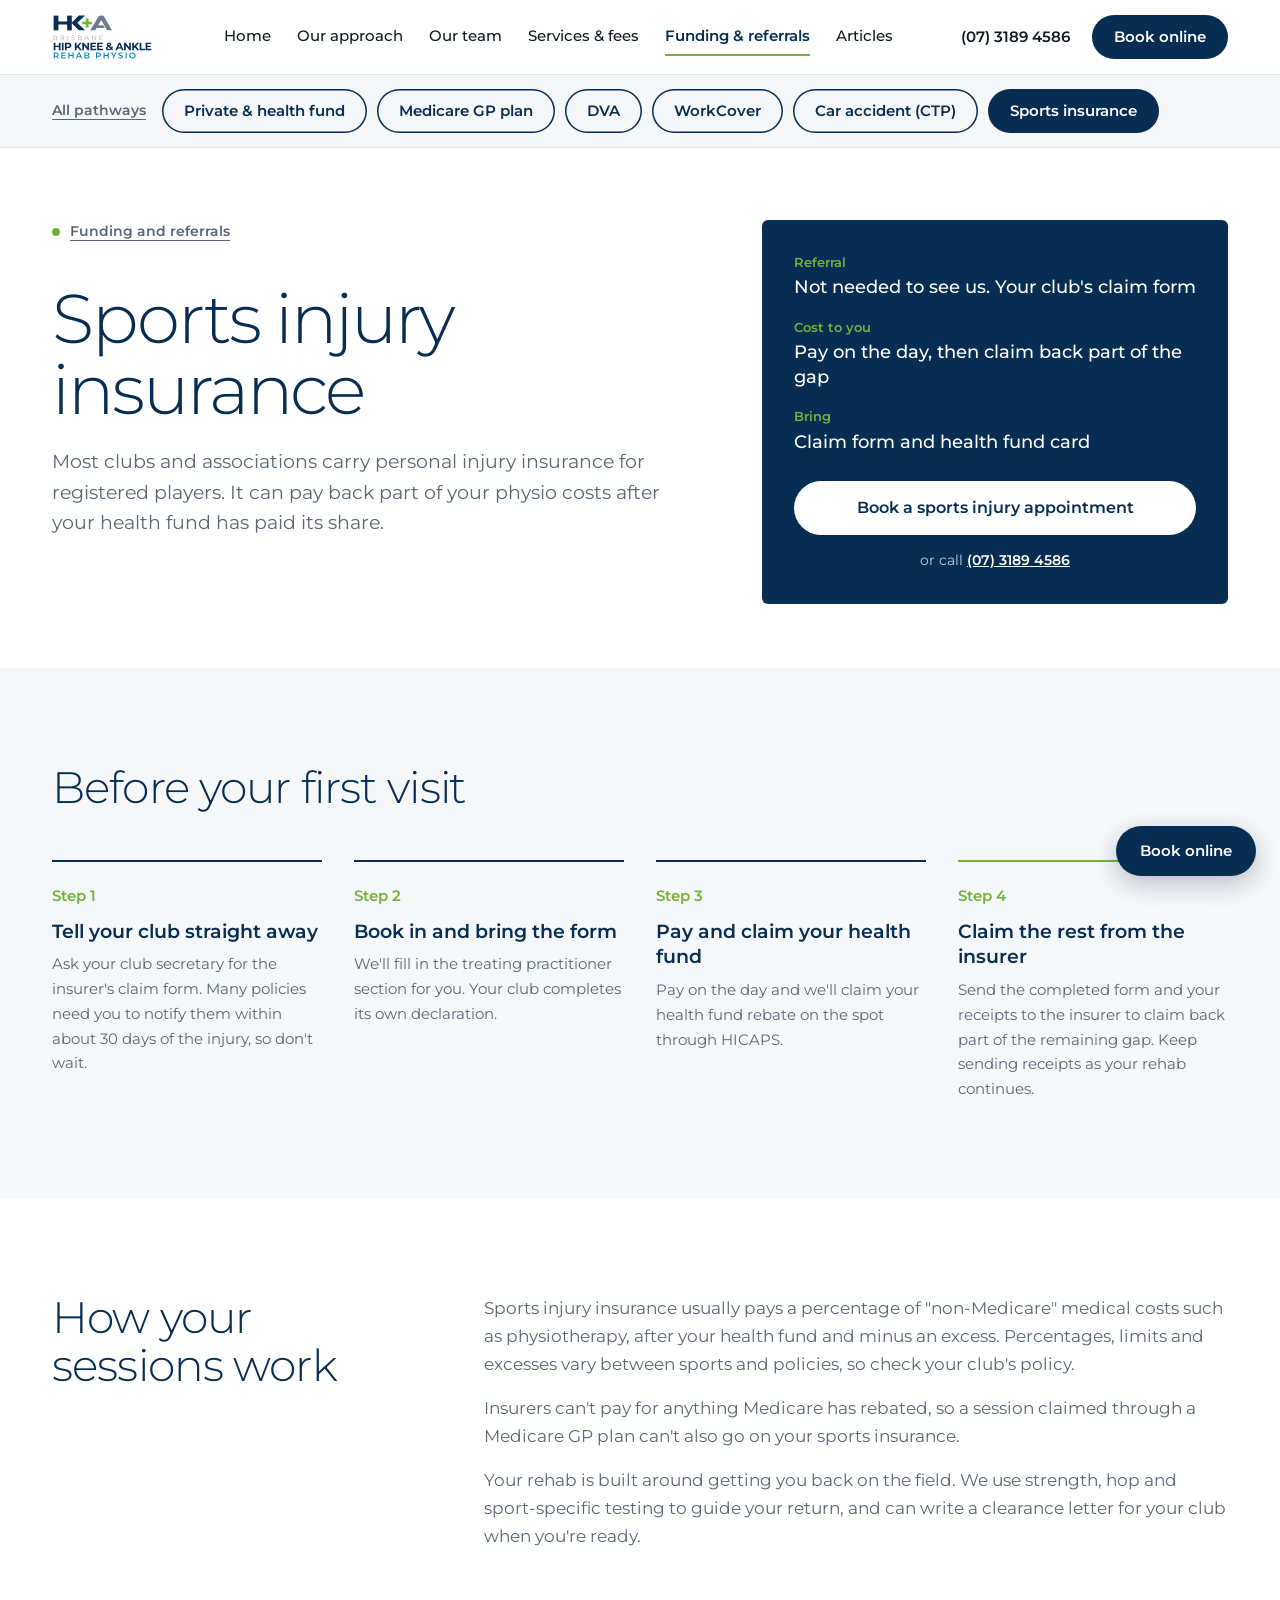
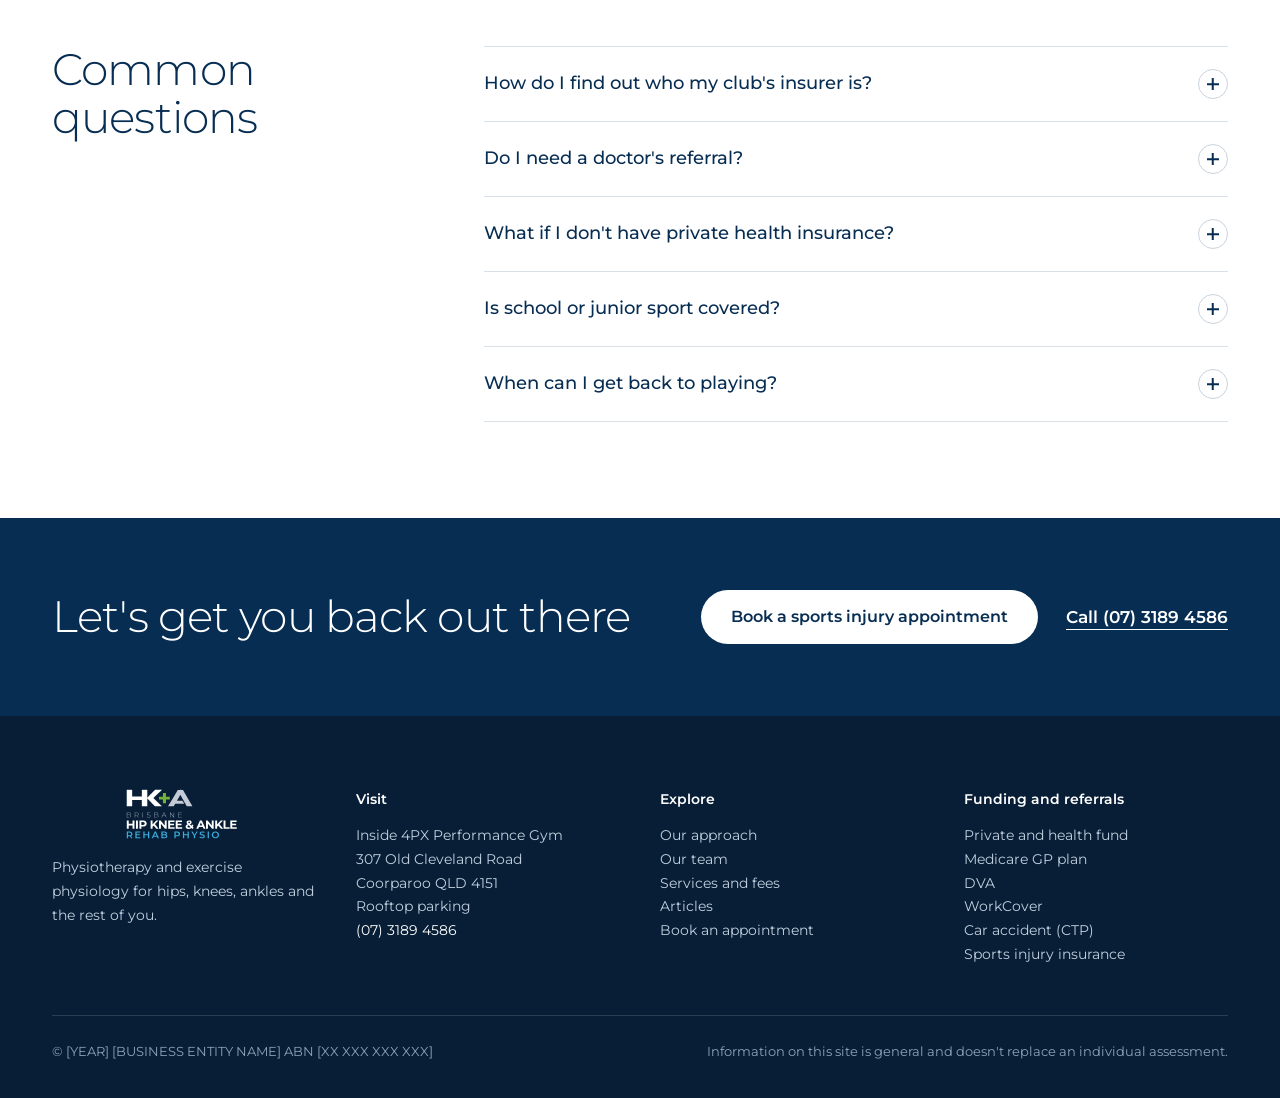
<file: sports-insurance.html>
<!doctype html>
<html lang="en-AU">
<head>
<meta charset="utf-8">
<meta name="viewport" content="width=device-width, initial-scale=1">
<title>Sports injury insurance — Brisbane Hip Knee &amp; Ankle Rehab Physio</title>
<meta name="description" content="Physiotherapy and exercise physiology for hip, knee and ankle injuries, surgery and arthritis. Inside 4PX, 307 Old Cleveland Road, Coorparoo, Brisbane.">
<link rel="icon" href="icon.png">
<link rel="preconnect" href="https://fonts.googleapis.com">
<link rel="preconnect" href="https://fonts.gstatic.com" crossorigin>
<link rel="stylesheet" href="https://fonts.googleapis.com/css2?family=Montserrat:wght@300;400;500;600;700&display=swap">
<link rel="stylesheet" href="styles.css">
</head>
<body>
<header class="site-header"><div class="wrap hdr">
<a class="logo" href="index.html"><img src="logo-wordmark.svg" alt="Brisbane Hip Knee &amp; Ankle Rehab Physio — home" width="104" height="46"></a>
<nav class="nav" aria-label="Main"><a href="index.html">Home</a><a href="about.html">Our approach</a><a href="team.html">Our team</a><a href="services.html">Services &amp; fees</a><a href="funding.html" aria-current="page">Funding &amp; referrals</a><a href="articles.html">Articles</a></nav>
<div class="hdr-cta"><a class="tel" href="tel:0731894586">(07) 3189 4586</a><a class="btn btn-sm" href="book.html">Book online</a></div>
</div></header>
<main>
<div class="tint" style="border-bottom:1px solid var(--line)"><div class="wrap pathbar"><a href="funding.html" class="small" style="font-weight:600;color:var(--muted);margin-right:6px;text-underline-offset:4px">All pathways</a><a class="btn btn-sm btn-ghost" href="private-health.html">Private & health fund</a><a class="btn btn-sm btn-ghost" href="medicare.html">Medicare GP plan</a><a class="btn btn-sm btn-ghost" href="dva.html">DVA</a><a class="btn btn-sm btn-ghost" href="workcover.html">WorkCover</a><a class="btn btn-sm btn-ghost" href="ctp.html">Car accident (CTP)</a><a class="btn btn-sm " href="sports-insurance.html" aria-current="page">Sports insurance</a></div></div>
<section class="page-hero"><div class="wrap split">
<div class="split-main"><p class="crumb"><span class="dot"></span><a href="funding.html">Funding and referrals</a></p><h1 class="h1">Sports injury insurance</h1><p class="lead">Most clubs and associations carry personal injury insurance for registered players. It can pay back part of your physio costs after your health fund has paid its share.</p></div>
<aside class="facts" aria-label="Key facts"><dl><div><dt>Referral</dt><dd>Not needed to see us. Your club's claim form</dd></div><div><dt>Cost to you</dt><dd>Pay on the day, then claim back part of the gap</dd></div><div><dt>Bring</dt><dd>Claim form and health fund card</dd></div></dl><a class="btn btn-light btn-block" href="book.html">Book a sports injury appointment</a><p class="facts-call">or call <a href="tel:0731894586">(07) 3189 4586</a></p></aside>
</div></section>
<section class="sec tint"><div class="wrap"><h2 class="h2">Before your first visit</h2><ol class="steps"><li><p class="label">Step 1</p><h3 class="h3">Tell your club straight away</h3><p>Ask your club secretary for the insurer's claim form. Many policies need you to notify them within about 30 days of the injury, so don't wait.</p></li><li><p class="label">Step 2</p><h3 class="h3">Book in and bring the form</h3><p>We'll fill in the treating practitioner section for you. Your club completes its own declaration.</p></li><li><p class="label">Step 3</p><h3 class="h3">Pay and claim your health fund</h3><p>Pay on the day and we'll claim your health fund rebate on the spot through HICAPS.</p></li><li><p class="label">Step 4</p><h3 class="h3">Claim the rest from the insurer</h3><p>Send the completed form and your receipts to the insurer to claim back part of the remaining gap. Keep sending receipts as your rehab continues.</p></li></ol></div></section>

<section class="sec"><div class="wrap two-col"><div class="side"><h2 class="h2">How your sessions work</h2></div><div class="main prose-sm"><p>Sports injury insurance usually pays a percentage of "non-Medicare" medical costs such as physiotherapy, after your health fund and minus an excess. Percentages, limits and excesses vary between sports and policies, so check your club's policy.</p><p>Insurers can't pay for anything Medicare has rebated, so a session claimed through a Medicare GP plan can't also go on your sports insurance.</p><p>Your rehab is built around getting you back on the field. We use strength, hop and sport-specific testing to guide your return, and can write a clearance letter for your club when you're ready.</p></div></div></section>
<section class="sec" style="padding-top:0"><div class="wrap two-col"><div class="side"><h2 class="h2">Common questions</h2></div><div class="main"><div class="faq"><details><summary>How do I find out who my club's insurer is?<span class="pm" aria-hidden="true"></span></summary><div class="ans">Ask your club secretary or your sport's state association. They'll have the policy details and the claim form.</div></details><details><summary>Do I need a doctor's referral?<span class="pm" aria-hidden="true"></span></summary><div class="ans">Not to see us. Some policies ask for a doctor's statement on the claim form, so check the form before you start.</div></details><details><summary>What if I don't have private health insurance?<span class="pm" aria-hidden="true"></span></summary><div class="ans">You can usually still claim. Some policies apply a higher excess if you're not privately insured.</div></details><details><summary>Is school or junior sport covered?<span class="pm" aria-hidden="true"></span></summary><div class="ans">Registered junior players are often covered by their club's policy. Some schools have separate cover, so ask the school or club.</div></details><details><summary>When can I get back to playing?<span class="pm" aria-hidden="true"></span></summary><div class="ans">When your testing and training show you're ready, not just when a set number of weeks has passed. We'll agree on the milestones with you at the start, so you know what you're working towards.</div></details></div></div></div></section>
<section class="band sec-tight"><div class="wrap" style="display:flex;flex-wrap:wrap;justify-content:space-between;align-items:center;gap:24px 48px">
<div><h2 class="h2">Let's get you back out there</h2></div>
<div class="btns"><a class="btn btn-light" href="book.html">Book a sports injury appointment</a><a class="textlink light" href="tel:0731894586">Call (07) 3189 4586</a></div></div></section>
</main>
<footer class="site-footer"><div class="wrap ftr"><div class="ftr-grid">
<div class="stack"><img src="logo-wordmark-reversed.svg" alt="Brisbane Hip Knee &amp; Ankle Rehab Physio" width="118" height="52"><p>Physiotherapy and exercise physiology for hips, knees, ankles and the rest of you.</p></div>
<div><h2>Visit</h2><p>Inside 4PX Performance Gym<br>307 Old Cleveland Road<br>Coorparoo QLD 4151<br>Rooftop parking<br><a href="tel:0731894586" style="color:#fff">(07) 3189 4586</a></p></div>
<div><h2>Explore</h2><ul><li><a href="about.html">Our approach</a></li><li><a href="team.html">Our team</a></li><li><a href="services.html">Services and fees</a></li><li><a href="articles.html">Articles</a></li><li><a href="book.html">Book an appointment</a></li></ul></div>
<div><h2>Funding and referrals</h2><ul><li><a href="private-health.html">Private and health fund</a></li><li><a href="medicare.html">Medicare GP plan</a></li><li><a href="dva.html">DVA</a></li><li><a href="workcover.html">WorkCover</a></li><li><a href="ctp.html">Car accident (CTP)</a></li><li><a href="sports-insurance.html">Sports injury insurance</a></li></ul></div>
</div><div class="ftr-bottom"><span>© [YEAR] [BUSINESS ENTITY NAME] ABN [XX XXX XXX XXX]</span><span>Information on this site is general and doesn't replace an individual assessment.</span></div></div></footer>
<a class="fab" href="book.html">Book online</a>
</body>
</html>
</file>
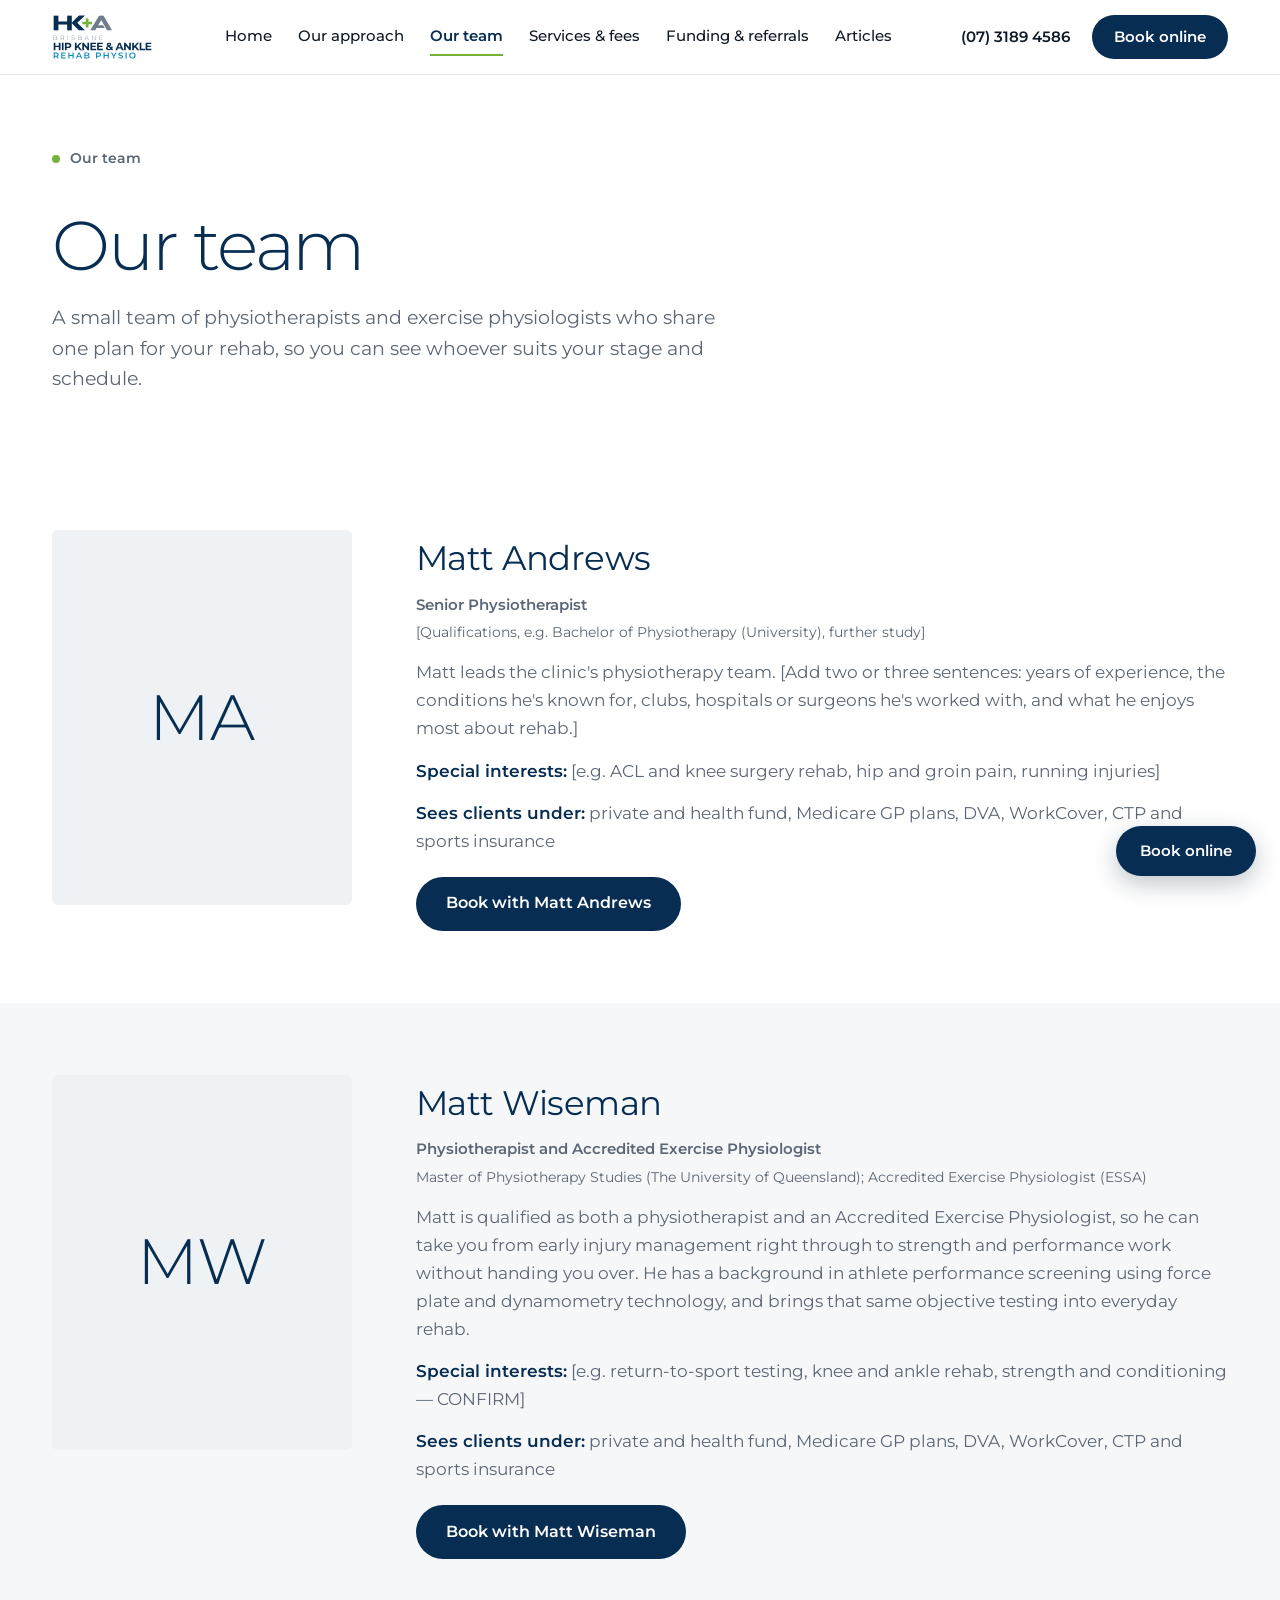
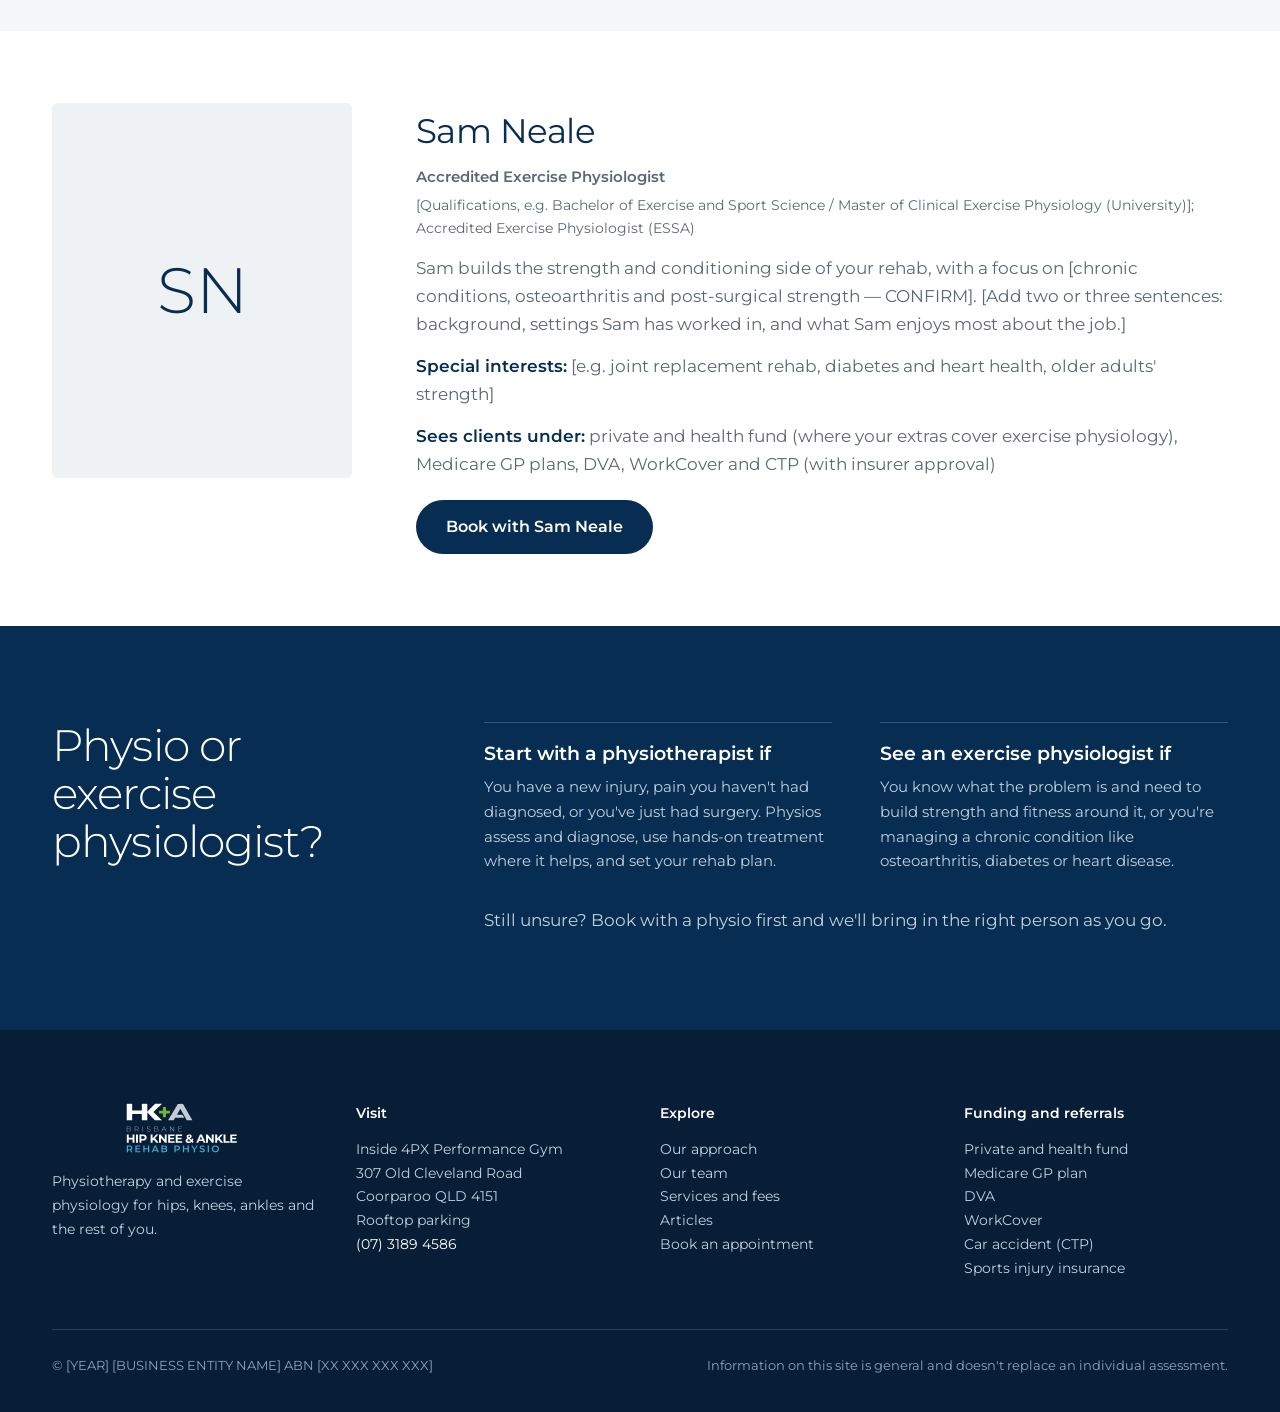
<file: team.html>
<!doctype html>
<html lang="en-AU">
<head>
<meta charset="utf-8">
<meta name="viewport" content="width=device-width, initial-scale=1">
<title>Our team — Brisbane Hip Knee &amp; Ankle Rehab Physio</title>
<meta name="description" content="Physiotherapy and exercise physiology for hip, knee and ankle injuries, surgery and arthritis. Inside 4PX, 307 Old Cleveland Road, Coorparoo, Brisbane.">
<link rel="icon" href="icon.png">
<link rel="preconnect" href="https://fonts.googleapis.com">
<link rel="preconnect" href="https://fonts.gstatic.com" crossorigin>
<link rel="stylesheet" href="https://fonts.googleapis.com/css2?family=Montserrat:wght@300;400;500;600;700&display=swap">
<link rel="stylesheet" href="styles.css">
</head>
<body>
<header class="site-header"><div class="wrap hdr">
<a class="logo" href="index.html"><img src="logo-wordmark.svg" alt="Brisbane Hip Knee &amp; Ankle Rehab Physio — home" width="104" height="46"></a>
<nav class="nav" aria-label="Main"><a href="index.html">Home</a><a href="about.html">Our approach</a><a href="team.html" aria-current="page">Our team</a><a href="services.html">Services &amp; fees</a><a href="funding.html">Funding &amp; referrals</a><a href="articles.html">Articles</a></nav>
<div class="hdr-cta"><a class="tel" href="tel:0731894586">(07) 3189 4586</a><a class="btn btn-sm" href="book.html">Book online</a></div>
</div></header>
<main>
<section class="page-hero"><div class="wrap stack" style="gap:22px"><p class="crumb"><span class="dot"></span>Our team</p><h1 class="h1">Our team</h1><p class="lead">A small team of physiotherapists and exercise physiologists who share one plan for your rehab, so you can see whoever suits your stage and schedule.</p></div></section>
<section class="sec-tight"><div class="wrap profile"><div class="portrait" aria-hidden="true">MA</div><div class="p-body"><div><h2 id="ma-name">Matt Andrews</h2><p class="role" style="margin-top:6px">Senior Physiotherapist</p><p class="quals" style="margin-top:4px">[Qualifications, e.g. Bachelor of Physiotherapy (University), further study]</p></div><p>Matt leads the clinic's physiotherapy team. [Add two or three sentences: years of experience, the conditions he's known for, clubs, hospitals or surgeons he's worked with, and what he enjoys most about rehab.]</p><p><strong>Special interests:</strong> [e.g. ACL and knee surgery rehab, hip and groin pain, running injuries]</p><p><strong>Sees clients under:</strong> private and health fund, Medicare GP plans, DVA, WorkCover, CTP and sports insurance</p><div style="margin-top:8px"><a class="btn" href="book.html">Book with Matt Andrews</a></div></div></div></section><section class="sec-tight tint"><div class="wrap profile"><div class="portrait" aria-hidden="true">MW</div><div class="p-body"><div><h2 id="mw-name">Matt Wiseman</h2><p class="role" style="margin-top:6px">Physiotherapist and Accredited Exercise Physiologist</p><p class="quals" style="margin-top:4px">Master of Physiotherapy Studies (The University of Queensland); Accredited Exercise Physiologist (ESSA)</p></div><p>Matt is qualified as both a physiotherapist and an Accredited Exercise Physiologist, so he can take you from early injury management right through to strength and performance work without handing you over. He has a background in athlete performance screening using force plate and dynamometry technology, and brings that same objective testing into everyday rehab.</p><p><strong>Special interests:</strong> [e.g. return-to-sport testing, knee and ankle rehab, strength and conditioning — CONFIRM]</p><p><strong>Sees clients under:</strong> private and health fund, Medicare GP plans, DVA, WorkCover, CTP and sports insurance</p><div style="margin-top:8px"><a class="btn" href="book.html">Book with Matt Wiseman</a></div></div></div></section><section class="sec-tight"><div class="wrap profile"><div class="portrait" aria-hidden="true">SN</div><div class="p-body"><div><h2 id="sn-name">Sam Neale</h2><p class="role" style="margin-top:6px">Accredited Exercise Physiologist</p><p class="quals" style="margin-top:4px">[Qualifications, e.g. Bachelor of Exercise and Sport Science / Master of Clinical Exercise Physiology (University)]; Accredited Exercise Physiologist (ESSA)</p></div><p>Sam builds the strength and conditioning side of your rehab, with a focus on [chronic conditions, osteoarthritis and post-surgical strength — CONFIRM]. [Add two or three sentences: background, settings Sam has worked in, and what Sam enjoys most about the job.]</p><p><strong>Special interests:</strong> [e.g. joint replacement rehab, diabetes and heart health, older adults' strength]</p><p><strong>Sees clients under:</strong> private and health fund (where your extras cover exercise physiology), Medicare GP plans, DVA, WorkCover and CTP (with insurer approval)</p><div style="margin-top:8px"><a class="btn" href="book.html">Book with Sam Neale</a></div></div></div></section>
<section class="band sec"><div class="wrap two-col"><div class="side"><h2 class="h2">Physio or exercise physiologist?</h2></div><div class="main stack" style="gap:32px"><div class="grid-2"><div class="item"><h3 class="h3">Start with a physiotherapist if</h3><p>You have a new injury, pain you haven't had diagnosed, or you've just had surgery. Physios assess and diagnose, use hands-on treatment where it helps, and set your rehab plan.</p></div><div class="item"><h3 class="h3">See an exercise physiologist if</h3><p>You know what the problem is and need to build strength and fitness around it, or you're managing a chronic condition like osteoarthritis, diabetes or heart disease.</p></div></div><p>Still unsure? Book with a physio first and we'll bring in the right person as you go.</p></div></div></section>
</main>
<footer class="site-footer"><div class="wrap ftr"><div class="ftr-grid">
<div class="stack"><img src="logo-wordmark-reversed.svg" alt="Brisbane Hip Knee &amp; Ankle Rehab Physio" width="118" height="52"><p>Physiotherapy and exercise physiology for hips, knees, ankles and the rest of you.</p></div>
<div><h2>Visit</h2><p>Inside 4PX Performance Gym<br>307 Old Cleveland Road<br>Coorparoo QLD 4151<br>Rooftop parking<br><a href="tel:0731894586" style="color:#fff">(07) 3189 4586</a></p></div>
<div><h2>Explore</h2><ul><li><a href="about.html">Our approach</a></li><li><a href="team.html">Our team</a></li><li><a href="services.html">Services and fees</a></li><li><a href="articles.html">Articles</a></li><li><a href="book.html">Book an appointment</a></li></ul></div>
<div><h2>Funding and referrals</h2><ul><li><a href="private-health.html">Private and health fund</a></li><li><a href="medicare.html">Medicare GP plan</a></li><li><a href="dva.html">DVA</a></li><li><a href="workcover.html">WorkCover</a></li><li><a href="ctp.html">Car accident (CTP)</a></li><li><a href="sports-insurance.html">Sports injury insurance</a></li></ul></div>
</div><div class="ftr-bottom"><span>© [YEAR] [BUSINESS ENTITY NAME] ABN [XX XXX XXX XXX]</span><span>Information on this site is general and doesn't replace an individual assessment.</span></div></div></footer>
<a class="fab" href="book.html">Book online</a>
</body>
</html>
</file>
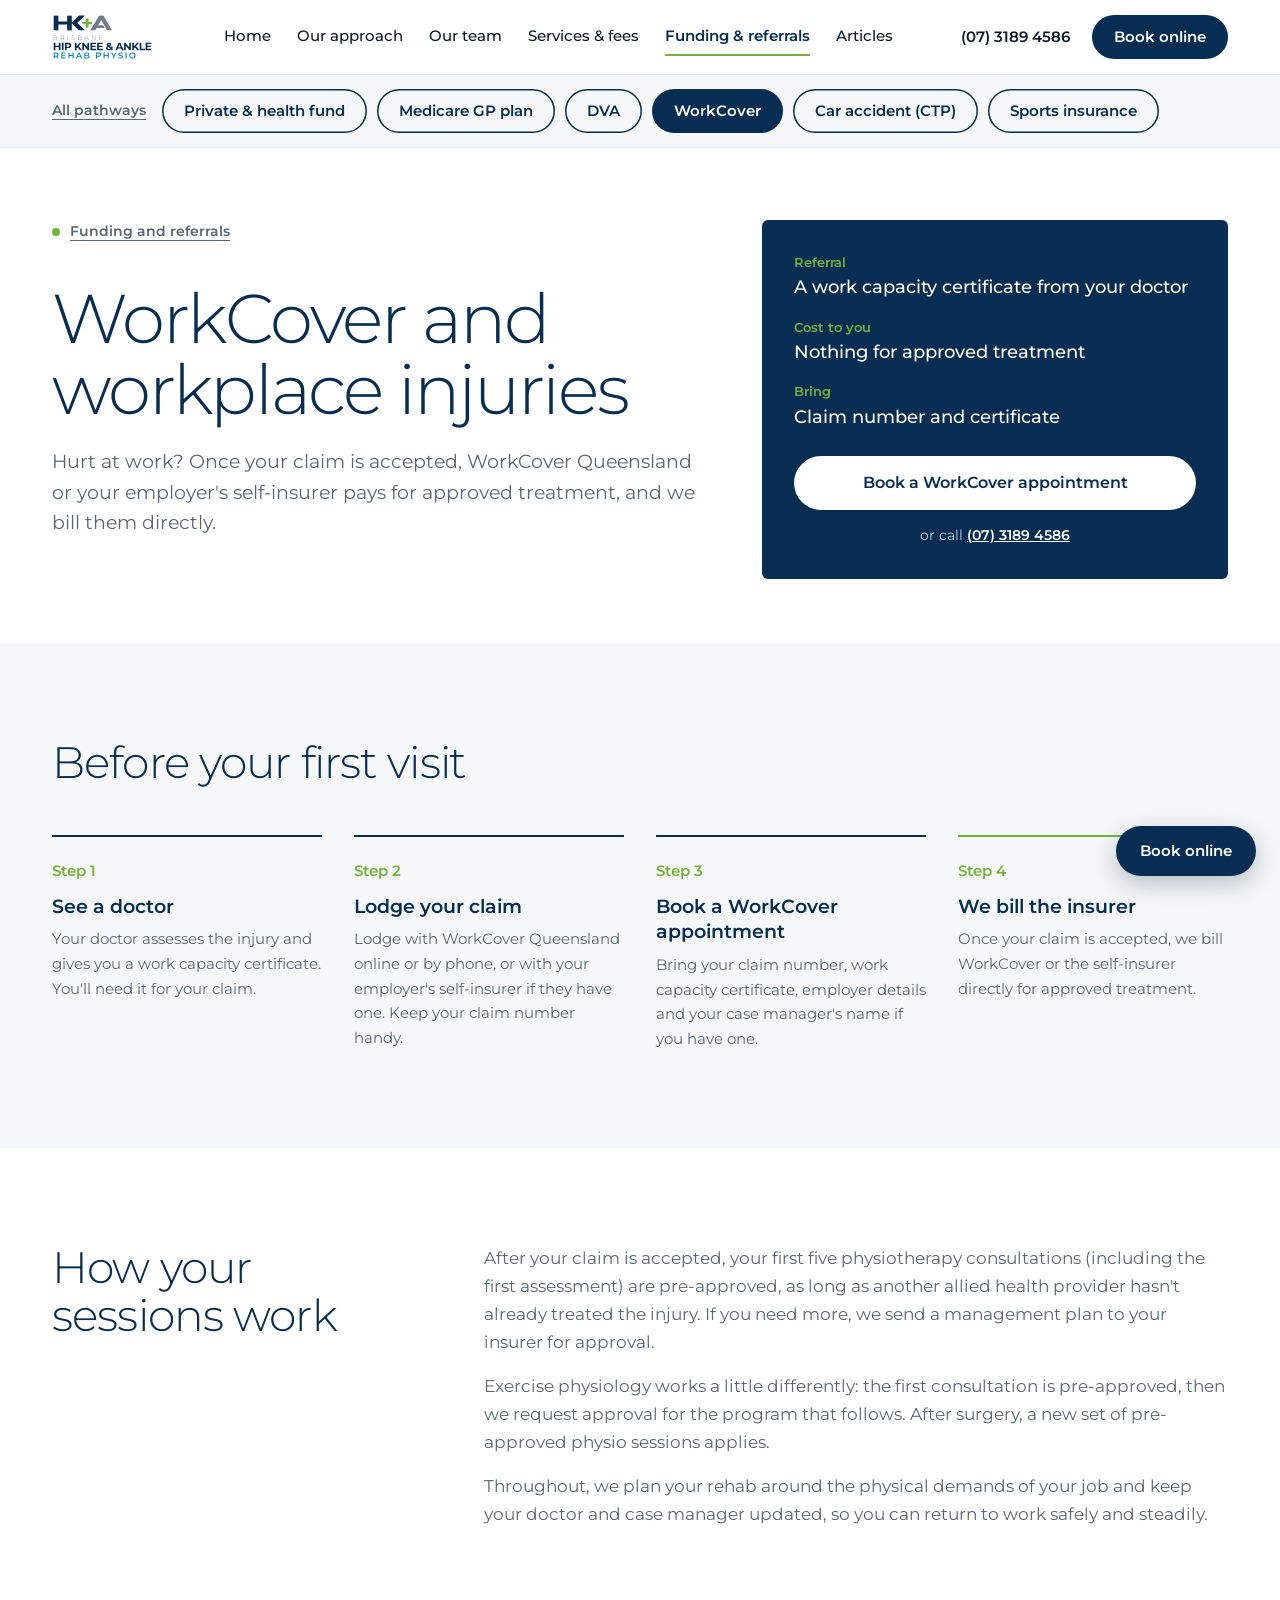
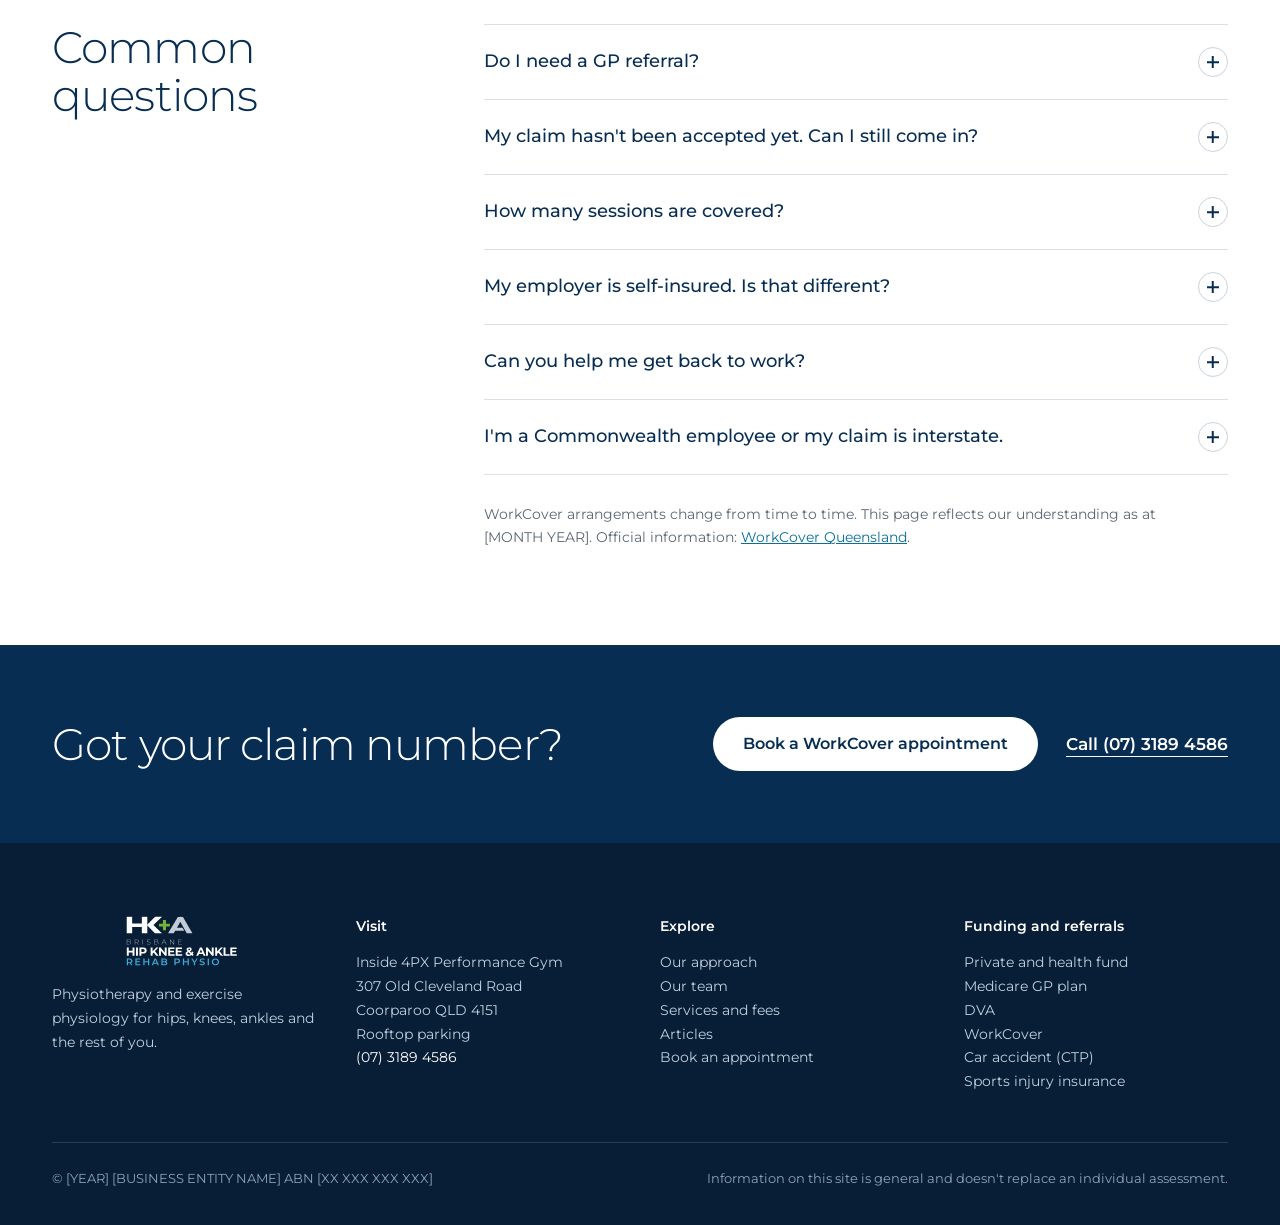
<file: workcover.html>
<!doctype html>
<html lang="en-AU">
<head>
<meta charset="utf-8">
<meta name="viewport" content="width=device-width, initial-scale=1">
<title>WorkCover and workplace injuries — Brisbane Hip Knee &amp; Ankle Rehab Physio</title>
<meta name="description" content="Physiotherapy and exercise physiology for hip, knee and ankle injuries, surgery and arthritis. Inside 4PX, 307 Old Cleveland Road, Coorparoo, Brisbane.">
<link rel="icon" href="icon.png">
<link rel="preconnect" href="https://fonts.googleapis.com">
<link rel="preconnect" href="https://fonts.gstatic.com" crossorigin>
<link rel="stylesheet" href="https://fonts.googleapis.com/css2?family=Montserrat:wght@300;400;500;600;700&display=swap">
<link rel="stylesheet" href="styles.css">
</head>
<body>
<header class="site-header"><div class="wrap hdr">
<a class="logo" href="index.html"><img src="logo-wordmark.svg" alt="Brisbane Hip Knee &amp; Ankle Rehab Physio — home" width="104" height="46"></a>
<nav class="nav" aria-label="Main"><a href="index.html">Home</a><a href="about.html">Our approach</a><a href="team.html">Our team</a><a href="services.html">Services &amp; fees</a><a href="funding.html" aria-current="page">Funding &amp; referrals</a><a href="articles.html">Articles</a></nav>
<div class="hdr-cta"><a class="tel" href="tel:0731894586">(07) 3189 4586</a><a class="btn btn-sm" href="book.html">Book online</a></div>
</div></header>
<main>
<div class="tint" style="border-bottom:1px solid var(--line)"><div class="wrap pathbar"><a href="funding.html" class="small" style="font-weight:600;color:var(--muted);margin-right:6px;text-underline-offset:4px">All pathways</a><a class="btn btn-sm btn-ghost" href="private-health.html">Private & health fund</a><a class="btn btn-sm btn-ghost" href="medicare.html">Medicare GP plan</a><a class="btn btn-sm btn-ghost" href="dva.html">DVA</a><a class="btn btn-sm " href="workcover.html" aria-current="page">WorkCover</a><a class="btn btn-sm btn-ghost" href="ctp.html">Car accident (CTP)</a><a class="btn btn-sm btn-ghost" href="sports-insurance.html">Sports insurance</a></div></div>
<section class="page-hero"><div class="wrap split">
<div class="split-main"><p class="crumb"><span class="dot"></span><a href="funding.html">Funding and referrals</a></p><h1 class="h1">WorkCover and workplace injuries</h1><p class="lead">Hurt at work? Once your claim is accepted, WorkCover Queensland or your employer's self-insurer pays for approved treatment, and we bill them directly.</p></div>
<aside class="facts" aria-label="Key facts"><dl><div><dt>Referral</dt><dd>A work capacity certificate from your doctor</dd></div><div><dt>Cost to you</dt><dd>Nothing for approved treatment</dd></div><div><dt>Bring</dt><dd>Claim number and certificate</dd></div></dl><a class="btn btn-light btn-block" href="book.html">Book a WorkCover appointment</a><p class="facts-call">or call <a href="tel:0731894586">(07) 3189 4586</a></p></aside>
</div></section>
<section class="sec tint"><div class="wrap"><h2 class="h2">Before your first visit</h2><ol class="steps"><li><p class="label">Step 1</p><h3 class="h3">See a doctor</h3><p>Your doctor assesses the injury and gives you a work capacity certificate. You'll need it for your claim.</p></li><li><p class="label">Step 2</p><h3 class="h3">Lodge your claim</h3><p>Lodge with WorkCover Queensland online or by phone, or with your employer's self-insurer if they have one. Keep your claim number handy.</p></li><li><p class="label">Step 3</p><h3 class="h3">Book a WorkCover appointment</h3><p>Bring your claim number, work capacity certificate, employer details and your case manager's name if you have one.</p></li><li><p class="label">Step 4</p><h3 class="h3">We bill the insurer</h3><p>Once your claim is accepted, we bill WorkCover or the self-insurer directly for approved treatment.</p></li></ol></div></section>

<section class="sec"><div class="wrap two-col"><div class="side"><h2 class="h2">How your sessions work</h2></div><div class="main prose-sm"><p>After your claim is accepted, your first five physiotherapy consultations (including the first assessment) are pre-approved, as long as another allied health provider hasn't already treated the injury. If you need more, we send a management plan to your insurer for approval.</p><p>Exercise physiology works a little differently: the first consultation is pre-approved, then we request approval for the program that follows. After surgery, a new set of pre-approved physio sessions applies.</p><p>Throughout, we plan your rehab around the physical demands of your job and keep your doctor and case manager updated, so you can return to work safely and steadily.</p></div></div></section>
<section class="sec" style="padding-top:0"><div class="wrap two-col"><div class="side"><h2 class="h2">Common questions</h2></div><div class="main"><div class="faq"><details><summary>Do I need a GP referral?<span class="pm" aria-hidden="true"></span></summary><div class="ans">Your claim needs a work capacity certificate from your doctor. Bring it, along with your claim number, to your first visit.</div></details><details><summary>My claim hasn't been accepted yet. Can I still come in?<span class="pm" aria-hidden="true"></span></summary><div class="ans">Yes. [CONFIRM your policy, e.g. "You pay on the day and we refund you once the claim is accepted. If it's not accepted, you can claim your health fund instead."]</div></details><details><summary>How many sessions are covered?<span class="pm" aria-hidden="true"></span></summary><div class="ans">Five physio consultations are pre-approved once your claim is accepted, if another allied health provider hasn't already treated the injury. We request approval for anything beyond that.</div></details><details><summary>My employer is self-insured. Is that different?<span class="pm" aria-hidden="true"></span></summary><div class="ans">The process is similar. We deal with your employer's claims team instead of WorkCover, so bring their contact details.</div></details><details><summary>Can you help me get back to work?<span class="pm" aria-hidden="true"></span></summary><div class="ans">Yes. We build your rehab around what your job asks of your body and share progress with your doctor and case manager. [CONFIRM if you offer worksite visits or functional capacity assessments.]</div></details><details><summary>I'm a Commonwealth employee or my claim is interstate.<span class="pm" aria-hidden="true"></span></summary><div class="ans">Comcare and interstate schemes have their own rules. Call us and we'll check what applies before you book.</div></details></div><p class="note">WorkCover arrangements change from time to time. This page reflects our understanding as at [MONTH YEAR]. Official information: <a href="https://www.workcoverqld.com.au">WorkCover Queensland</a>.</p></div></div></section>
<section class="band sec-tight"><div class="wrap" style="display:flex;flex-wrap:wrap;justify-content:space-between;align-items:center;gap:24px 48px">
<div><h2 class="h2">Got your claim number?</h2></div>
<div class="btns"><a class="btn btn-light" href="book.html">Book a WorkCover appointment</a><a class="textlink light" href="tel:0731894586">Call (07) 3189 4586</a></div></div></section>
</main>
<footer class="site-footer"><div class="wrap ftr"><div class="ftr-grid">
<div class="stack"><img src="logo-wordmark-reversed.svg" alt="Brisbane Hip Knee &amp; Ankle Rehab Physio" width="118" height="52"><p>Physiotherapy and exercise physiology for hips, knees, ankles and the rest of you.</p></div>
<div><h2>Visit</h2><p>Inside 4PX Performance Gym<br>307 Old Cleveland Road<br>Coorparoo QLD 4151<br>Rooftop parking<br><a href="tel:0731894586" style="color:#fff">(07) 3189 4586</a></p></div>
<div><h2>Explore</h2><ul><li><a href="about.html">Our approach</a></li><li><a href="team.html">Our team</a></li><li><a href="services.html">Services and fees</a></li><li><a href="articles.html">Articles</a></li><li><a href="book.html">Book an appointment</a></li></ul></div>
<div><h2>Funding and referrals</h2><ul><li><a href="private-health.html">Private and health fund</a></li><li><a href="medicare.html">Medicare GP plan</a></li><li><a href="dva.html">DVA</a></li><li><a href="workcover.html">WorkCover</a></li><li><a href="ctp.html">Car accident (CTP)</a></li><li><a href="sports-insurance.html">Sports injury insurance</a></li></ul></div>
</div><div class="ftr-bottom"><span>© [YEAR] [BUSINESS ENTITY NAME] ABN [XX XXX XXX XXX]</span><span>Information on this site is general and doesn't replace an individual assessment.</span></div></div></footer>
<a class="fab" href="book.html">Book online</a>
</body>
</html>
</file>
<file: styles.css>
/* Brisbane Hip Knee & Ankle Rehab Physio — Design B */
:root{
  --ink:#0E1A26; --navy:#072D52; --navy-deep:#071E36; --muted:#5B6775;
  --line:#E3E8ED; --line2:#D9E0E7; --tint:#F5F7F9; --green:#74B33A; --link:#0A6E9E;
  --on-navy:#C1D0DE;
}
*{box-sizing:border-box}
html{scroll-padding-top:90px}
body{margin:0;font-family:'Montserrat',system-ui,-apple-system,'Segoe UI',sans-serif;color:var(--ink);background:#fff;font-size:17px;line-height:1.65;-webkit-font-smoothing:antialiased}
img{max-width:100%;height:auto;display:block}
a{color:var(--ink)}
a:focus-visible,button:focus-visible,summary:focus-visible{outline:2px solid var(--link);outline-offset:3px}
p{margin:0}
.wrap{max-width:1240px;margin:0 auto;padding:0 32px}
@media (max-width:640px){.wrap{padding:0 20px}}

/* Header */
.site-header{position:sticky;top:0;z-index:40;background:rgba(255,255,255,.94);backdrop-filter:saturate(1.4) blur(10px);-webkit-backdrop-filter:saturate(1.4) blur(10px);border-bottom:1px solid var(--line)}
.hdr{display:flex;flex-wrap:wrap;justify-content:space-between;align-items:center;gap:12px 36px;padding-top:14px;padding-bottom:14px}
.logo img{height:46px;width:auto}
.nav{display:flex;flex-wrap:wrap;gap:4px 26px;font-size:15px;font-weight:500}
.nav a{text-decoration:none;padding:6px 0;border-bottom:2px solid transparent}
.nav a:hover{border-bottom-color:var(--line2)}
.nav a[aria-current="page"]{border-bottom-color:var(--green);font-weight:600;color:var(--navy)}
.hdr-cta{display:flex;align-items:center;gap:10px 22px}
.tel{font-size:15px;font-weight:600;text-decoration:none}
@media (max-width:900px){.nav{order:3;width:100%;overflow-x:auto;flex-wrap:nowrap;white-space:nowrap;padding-bottom:2px}.logo img{height:40px}.tel{display:none}}

/* Buttons & links */
.btn{display:inline-flex;align-items:center;justify-content:center;min-height:54px;padding:0 30px;border-radius:999px;background:var(--navy);color:#fff;font-size:16px;font-weight:600;text-decoration:none;border:0;font-family:inherit;cursor:pointer;transition:background .15s}
.btn:hover{background:#0A3D6E;color:#fff}
.btn-sm{min-height:44px;padding:0 22px;font-size:15px}
.btn-light{background:#fff;color:var(--navy)}
.btn-light:hover{background:#E9EFF5;color:var(--navy)}
.btn-ghost{background:transparent;color:var(--navy);box-shadow:inset 0 0 0 1.5px var(--navy)}
.btn-ghost:hover{background:var(--tint);color:var(--navy)}
.btn-block{width:100%;padding:0 20px;text-align:center}
.textlink{font-weight:600;text-underline-offset:6px}
.textlink.light{color:#fff}
.btns{display:flex;flex-wrap:wrap;align-items:center;gap:14px 28px}
.fab{position:fixed;right:24px;bottom:24px;z-index:50;display:inline-flex;align-items:center;min-height:50px;padding:0 24px;border-radius:999px;background:var(--navy);color:#fff;font-size:15px;font-weight:600;text-decoration:none;box-shadow:0 8px 24px rgba(7,30,54,.25)}
@media (max-width:640px){.fab{right:16px;bottom:16px}}

/* Type */
.h1{margin:0;font-size:clamp(42px,5.4vw,70px);line-height:1.03;font-weight:300;letter-spacing:-.03em;color:var(--navy)}
.h2{margin:0;font-size:clamp(30px,3.4vw,44px);line-height:1.1;font-weight:300;letter-spacing:-.02em;color:var(--navy)}
.h3{margin:0 0 8px;font-size:19px;line-height:1.35;font-weight:600;color:var(--navy)}
.lead{font-size:19px;line-height:1.6;color:var(--muted);max-width:36em}
.statement{font-size:clamp(24px,2.6vw,32px);line-height:1.35;font-weight:300;letter-spacing:-.01em;color:var(--navy);max-width:28em}
.muted{color:var(--muted)}
.small{font-size:14px}
.crumb{font-size:14px;font-weight:600;color:var(--muted);margin-bottom:18px;display:flex;align-items:center;gap:10px}
.crumb a{color:var(--muted);text-underline-offset:4px}
.dot{width:8px;height:8px;border-radius:50%;background:var(--green);flex:none;display:inline-block}
.label{font-size:13px;font-weight:600;color:var(--green);margin-bottom:10px}

/* Sections */
.page-hero{padding:72px 0 64px}
.sec{padding:96px 0}
.sec-tight{padding:72px 0}
.tint{background:var(--tint)}
.band{background:var(--navy);color:#fff}
.band .h2,.band .h3{color:#fff}
.band .muted,.band p{color:var(--on-navy)}
.rule-top{border-top:1px solid var(--line);padding-top:96px}
.split{display:flex;flex-wrap:wrap;gap:40px 64px;align-items:flex-start}
.split-main{flex:1 1 520px;min-width:0;display:flex;flex-direction:column;gap:22px}
.two-col{display:flex;flex-wrap:wrap;gap:36px 72px}
.two-col>.side{flex:0 1 360px;min-width:260px;display:flex;flex-direction:column;gap:16px}
.two-col>.main{flex:1 1 560px;min-width:0}
.stack{display:flex;flex-direction:column;gap:16px}
.prose-sm{display:flex;flex-direction:column;gap:16px;color:var(--muted);max-width:44em}
.grid-2{display:grid;grid-template-columns:repeat(auto-fit,minmax(240px,1fr));gap:32px 48px}
.grid-3{display:grid;grid-template-columns:repeat(auto-fit,minmax(260px,1fr));gap:32px}
.grid-4{display:grid;grid-template-columns:repeat(auto-fit,minmax(230px,1fr));gap:40px 32px}
.item{border-top:1px solid var(--line);padding-top:18px}
.band .item{border-top-color:rgba(255,255,255,.2)}
.item p{font-size:15px;color:var(--muted)}
.band .item p{color:var(--on-navy)}

/* Facts panel */
.facts{flex:1 1 340px;min-width:0;background:var(--navy);color:#fff;border-radius:6px;padding:32px}
.facts dl{margin:0 0 26px;display:flex;flex-direction:column;gap:16px}
.facts dt{font-size:13px;font-weight:600;color:var(--green)}
.facts dd{margin:2px 0 0;font-size:18px;font-weight:500;line-height:1.4}
.facts-call{margin-top:14px;text-align:center;font-size:14px;color:var(--on-navy)}
.facts-call a{color:#fff;font-weight:600}

/* Steps */
.steps{list-style:none;margin:48px 0 0;padding:0;display:grid;grid-template-columns:repeat(auto-fit,minmax(230px,1fr));gap:40px 32px}
.steps li{border-top:2px solid var(--navy);padding-top:22px}
.steps li:last-child{border-top-color:var(--green)}
.steps p{font-size:15px;color:var(--muted)}
.steps .label{color:var(--green)}

/* Hairline rows */
.rows{list-style:none;margin:0;padding:0;border-bottom:1px solid var(--line2)}
.rows>li{border-top:1px solid var(--line2)}
.row-link{display:flex;flex-wrap:wrap;align-items:center;gap:8px 24px;padding:22px 0;text-decoration:none}
.row-link:hover .chev{background:var(--navy);border-color:var(--navy)}
.row-link:hover .chev path{stroke:#fff}
.row-main{flex:1 1 300px;display:flex;flex-direction:column}
.row-title{font-size:20px;font-weight:500;color:var(--navy)}
.row-sub{font-size:15px;color:var(--muted)}
.row-meta{flex:0 1 220px;font-size:14px;color:var(--muted)}
.chev{width:38px;height:38px;border-radius:50%;border:1px solid #C9D3DD;display:flex;align-items:center;justify-content:center;flex:none;transition:background .15s}
.row-static{display:flex;flex-wrap:wrap;gap:8px 48px;padding:26px 0}
.row-static h3{flex:0 1 320px;margin:0;font-size:20px;font-weight:500;color:var(--navy);line-height:1.35}
.row-static .row-body{flex:1 1 440px;min-width:0;display:flex;flex-direction:column;gap:8px}
.row-static .row-body p{color:var(--muted)}
.row-static .row-body .small{font-size:14px}

/* FAQ */
.faq{border-bottom:1px solid var(--line2)}
.faq details{border-top:1px solid var(--line2)}
.faq summary{list-style:none;display:flex;justify-content:space-between;align-items:center;gap:20px;padding:22px 0;font-size:18px;font-weight:500;color:var(--navy);cursor:pointer}
.faq summary::-webkit-details-marker{display:none}
.faq summary .pm{width:30px;height:30px;border-radius:50%;border:1px solid #C9D3DD;flex:none;position:relative}
.faq summary .pm::before,.faq summary .pm::after{content:"";position:absolute;left:50%;top:50%;width:12px;height:1.5px;background:var(--navy);transform:translate(-50%,-50%)}
.faq summary .pm::after{transform:translate(-50%,-50%) rotate(90deg);transition:transform .2s}
.faq details[open] summary .pm::after{transform:translate(-50%,-50%) rotate(0)}
.faq .ans{padding:0 0 24px;color:var(--muted);max-width:44em}
.note{margin-top:28px;font-size:14px;color:var(--muted);max-width:50em}
.note a,.ans a,.prose-sm a{color:var(--link)}

/* Boxes */
.callout{border-left:2px solid var(--green);padding:6px 0 6px 24px}
.callout h3,.callout h2{margin:0 0 8px;font-size:17px;font-weight:600;color:var(--navy)}
.callout ul{margin:0;padding-left:20px;color:var(--muted);display:flex;flex-direction:column;gap:6px}
.box{border:1px solid var(--line2);border-radius:6px;padding:28px}

/* Tables */
.table-wrap{overflow-x:auto;border-top:1px solid var(--line2)}
.compare{width:100%;min-width:860px;border-collapse:collapse;font-size:15px;line-height:1.5}
.compare th,.compare td{text-align:left;padding:18px 18px 18px 0;vertical-align:top;border-bottom:1px solid var(--line2)}
.compare thead th{font-size:13px;font-weight:600;color:var(--muted)}
.compare tbody th a{font-weight:600;color:var(--navy);text-underline-offset:4px}
.compare td{color:var(--muted)}
.fees{width:100%;border-collapse:collapse;font-size:16px}
.fees caption{text-align:left;font-size:13px;font-weight:600;color:var(--green);padding-bottom:10px}
.fees th,.fees td{padding:16px 0;border-top:1px solid var(--line2)}
.fees tr:last-child th,.fees tr:last-child td{border-bottom:1px solid var(--line2)}
.fees th{text-align:left;font-weight:500;color:var(--navy)}
.fees th span{color:var(--muted);font-weight:400;font-size:14px;margin-left:6px}
.fees td{text-align:right;font-weight:600;font-size:18px;color:var(--navy);white-space:nowrap}

/* Profiles & cards */
.portrait{aspect-ratio:4/5;border-radius:6px;background:#EEF2F5;display:flex;align-items:center;justify-content:center;font-size:44px;font-weight:300;color:var(--navy)}
.profile{display:flex;flex-wrap:wrap;gap:40px 64px;align-items:flex-start}
.profile .portrait{flex:0 1 300px;min-width:220px;font-size:64px}
.profile .p-body{flex:1 1 460px;min-width:0;display:flex;flex-direction:column;gap:14px}
.profile h2{margin:0;font-size:34px;font-weight:400;letter-spacing:-.015em;color:var(--navy)}
.role{font-size:15px;font-weight:600;color:var(--navy)}
.quals{font-size:14px;color:var(--muted)}
.p-body p{color:var(--muted)}
.p-body strong{color:var(--navy);font-weight:600}
.card{display:flex;flex-direction:column;border:1px solid var(--line);border-radius:6px;overflow:hidden;text-decoration:none}
.card-top{background:var(--navy-deep);color:#fff;padding:28px;min-height:190px;display:flex;flex-direction:column;justify-content:space-between}
.card-top .big{font-size:38px;line-height:1.05;font-weight:300;letter-spacing:-.02em}
.card-body{padding:26px;display:flex;flex-direction:column;gap:10px;flex:1}
.card-body h2{margin:0;font-size:22px;line-height:1.3;font-weight:500;color:var(--navy)}
.card-body p{color:var(--muted);font-size:15px}

/* Booking selector */
.picker{display:grid;grid-template-columns:repeat(auto-fit,minmax(280px,1fr));gap:12px;margin:22px 0 32px}
.pick{min-height:64px;padding:12px 20px;border-radius:6px;border:1px solid var(--line2);background:#fff;color:var(--navy);font:inherit;font-size:16px;font-weight:500;text-align:left;cursor:pointer;transition:border-color .15s}
.pick:hover{border-color:var(--navy)}
.pick[aria-pressed="true"]{background:var(--navy);border-color:var(--navy);color:#fff}
.result{display:flex;flex-wrap:wrap;gap:32px 48px;padding:32px;border-radius:6px;border:1px solid var(--line2)}
.result-main{flex:1 1 420px;min-width:0;display:flex;flex-direction:column;gap:18px}
.result-side{flex:0 1 300px;min-width:240px;display:flex;flex-direction:column;gap:12px}
.ticks{list-style:none;margin:0;padding:0;display:flex;flex-direction:column;gap:8px;color:var(--muted)}
.ticks li{display:flex;gap:10px;align-items:flex-start}
.ticks li::before{content:"";width:6px;height:6px;border-radius:50%;background:var(--green);flex:none;margin-top:10px}
.empty{padding:28px;border-radius:6px;background:var(--tint);color:var(--muted)}

/* Article prose */
.article-hero{padding:64px 0 40px;border-bottom:1px solid var(--line)}
.article-hero .inner,.prose{max-width:760px;margin:0 auto}
.article-hero h1{margin:0 0 20px;font-size:clamp(34px,4.2vw,52px);line-height:1.08;font-weight:300;letter-spacing:-.025em;color:var(--navy)}
.byline{display:flex;align-items:center;gap:14px;margin-top:28px;font-size:15px;line-height:1.4}
.byline .av{width:46px;height:46px;border-radius:50%;background:#EEF2F5;color:var(--navy);display:flex;align-items:center;justify-content:center;font-weight:500;flex:none}
.prose{padding:48px 0 72px;font-size:18px;line-height:1.75;color:#26394F}
.prose h2{margin:44px 0 12px;font-size:26px;line-height:1.25;font-weight:500;color:var(--navy);letter-spacing:-.01em}
.prose p{margin:0 0 18px}
.prose ul,.prose ol{margin:0 0 20px;padding-left:22px;display:flex;flex-direction:column;gap:8px}
.prose strong{color:var(--navy);font-weight:600}
.prose a{color:var(--link)}
.prose sup a{text-decoration:none;font-size:13px}
.prose .callout{margin:0 0 40px;background:var(--tint);border-radius:0 6px 6px 0;padding:22px 26px}
.prose .callout h2{margin:0 0 10px;font-size:16px;font-weight:600}
.prose .callout ul{font-size:16px;color:#26394F}
.prose .box{margin:32px 0}
.prose .box h2{margin:0 0 14px;font-size:20px}
.prose .box ol,.prose .box ul{font-size:16px}
.prose .box ul{list-style:none;padding:0}
.prose .box ul li{display:flex;gap:10px}
.prose .box ul li svg{flex:none;margin-top:5px}
.prose .box p:last-child{margin:14px 0 0;font-size:14px;color:var(--muted)}
.prose .warn{margin:0 0 20px;padding:22px 26px;border-radius:0 6px 6px 0;background:#FBF1F0;border-left:2px solid #B3261E;font-size:16px}
.prose .warn p:first-child{font-weight:600;color:#7A1A14;margin-bottom:10px}
.prose .warn ul{margin-bottom:12px}
.prose .warn p:last-child{margin:0}
.prose .cta-box{margin:48px 0 0;padding:34px;border-radius:6px;background:var(--navy);color:#fff}
.prose .cta-box h2{margin:0 0 8px;font-size:24px;font-weight:400;color:#fff}
.prose .cta-box p{color:var(--on-navy);font-size:16px;margin-bottom:22px}
.prose .cta-box div{display:flex;flex-wrap:wrap;gap:14px 28px;align-items:center}
.prose .cta-box a.btn{color:var(--navy)}
.prose .cta-box a.textlink{color:#fff}
.prose .refs{margin-top:48px;padding-top:24px;border-top:1px solid var(--line);font-size:14px;line-height:1.55;color:var(--muted)}
.prose .refs h2{margin:0 0 10px;font-size:15px;font-weight:600}
.prose .refs ol{font-size:14px;gap:6px}

/* Footer */
.site-footer{background:var(--navy-deep);color:var(--on-navy);font-size:14px;line-height:1.7}
.ftr{padding-top:72px;padding-bottom:36px}
.ftr-grid{display:grid;grid-template-columns:repeat(auto-fit,minmax(200px,1fr));gap:40px}
.ftr img{height:52px;width:auto}
.ftr h2{margin:0 0 12px;font-size:14px;font-weight:600;color:#fff}
.ftr ul{list-style:none;margin:0;padding:0}
.ftr a{color:var(--on-navy);text-decoration:none}
.ftr a:hover{color:#fff}
.ftr-bottom{margin-top:48px;padding-top:24px;border-top:1px solid rgba(255,255,255,.14);display:flex;flex-wrap:wrap;justify-content:space-between;gap:8px 24px;font-size:13px;color:#8FA3B8}

/* Pathway switcher */
.pathbar{display:flex;gap:10px;align-items:center;padding-top:14px;padding-bottom:14px;overflow-x:auto;white-space:nowrap;scrollbar-width:thin}
.pathbar .btn{flex:none}
</file>
